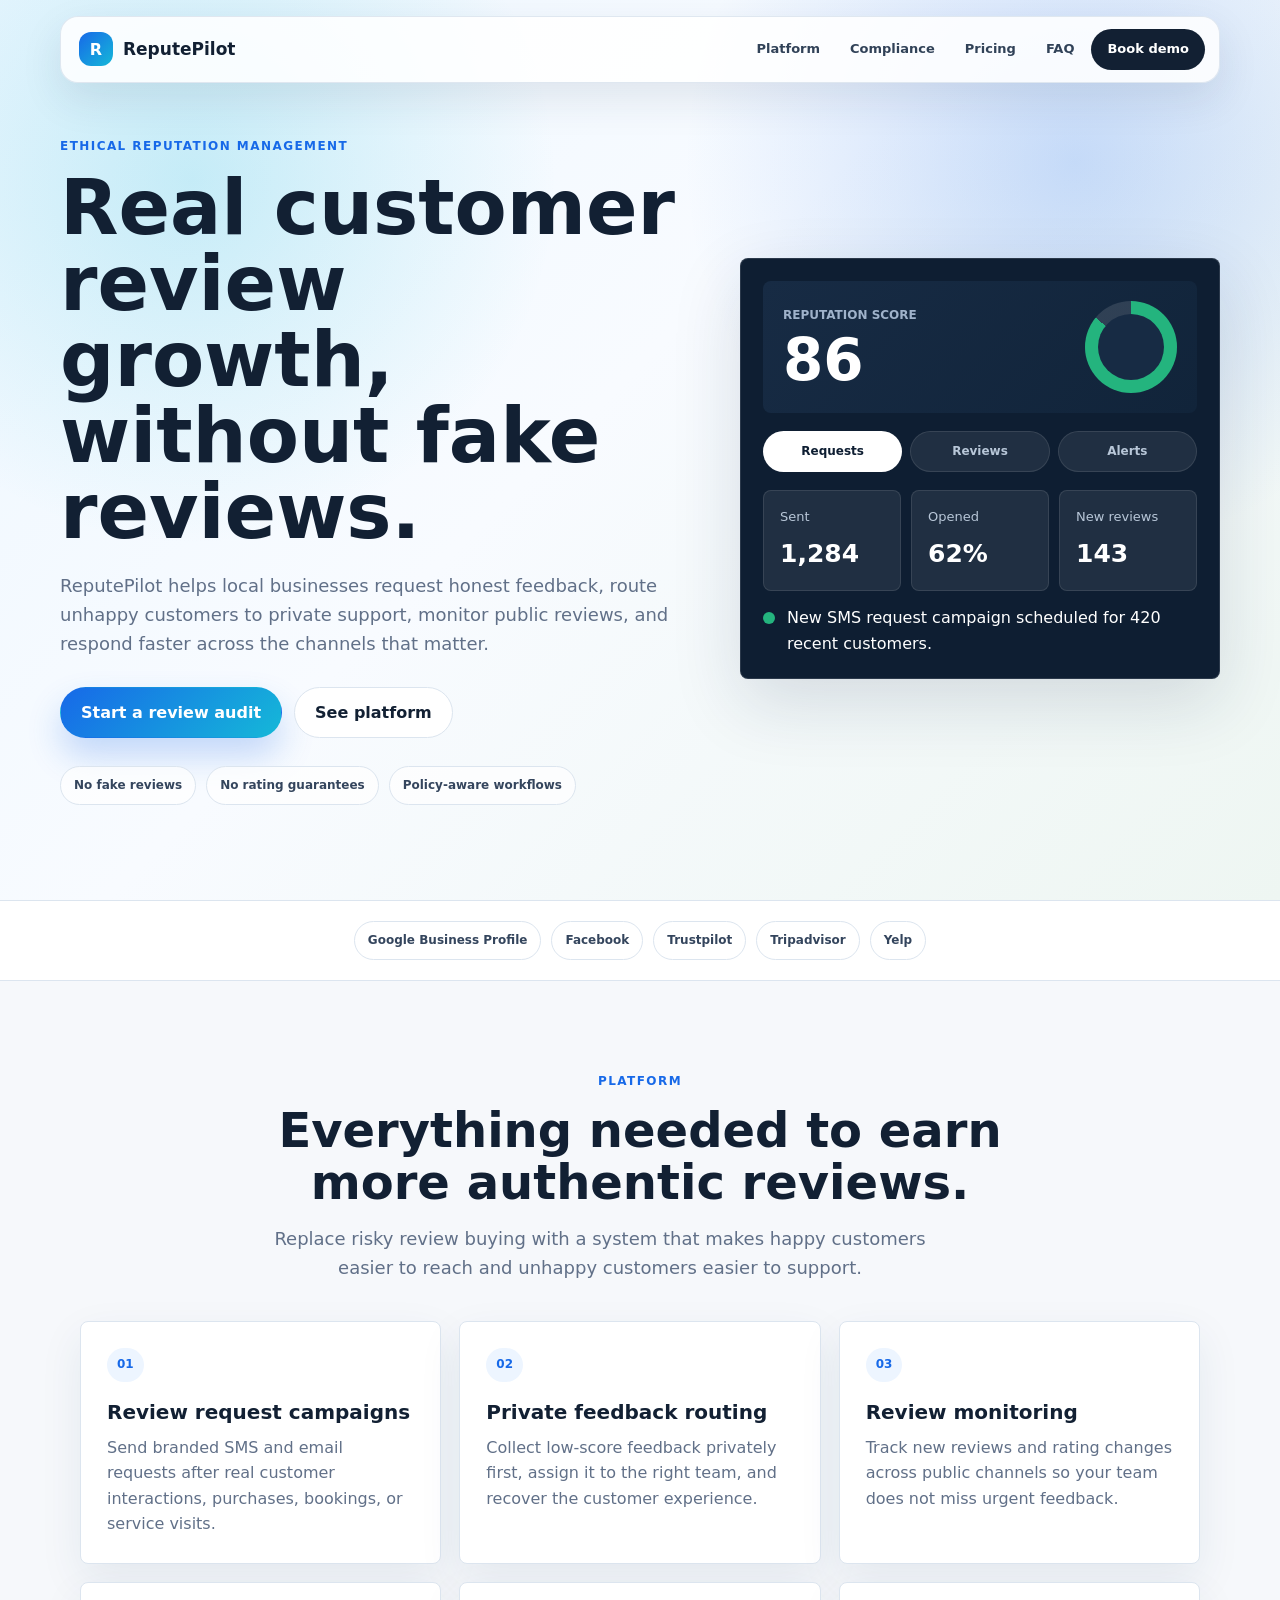
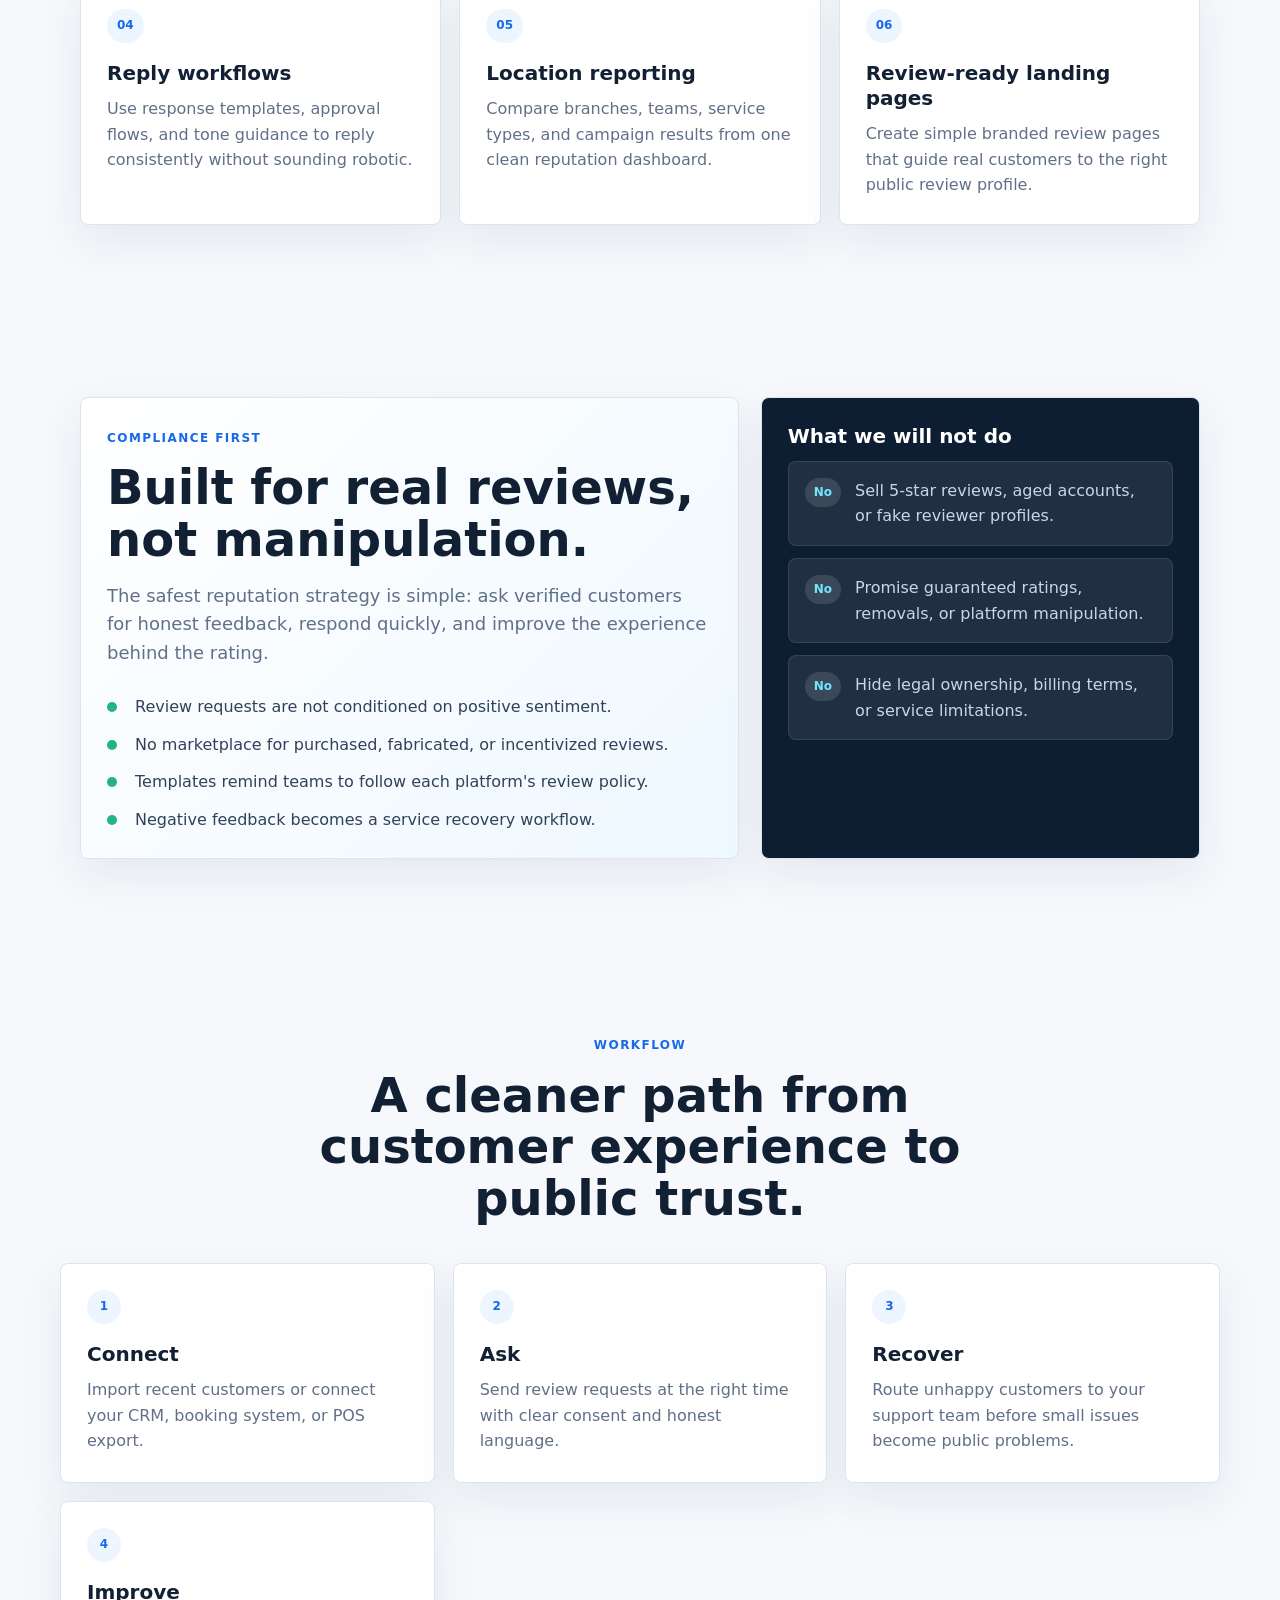
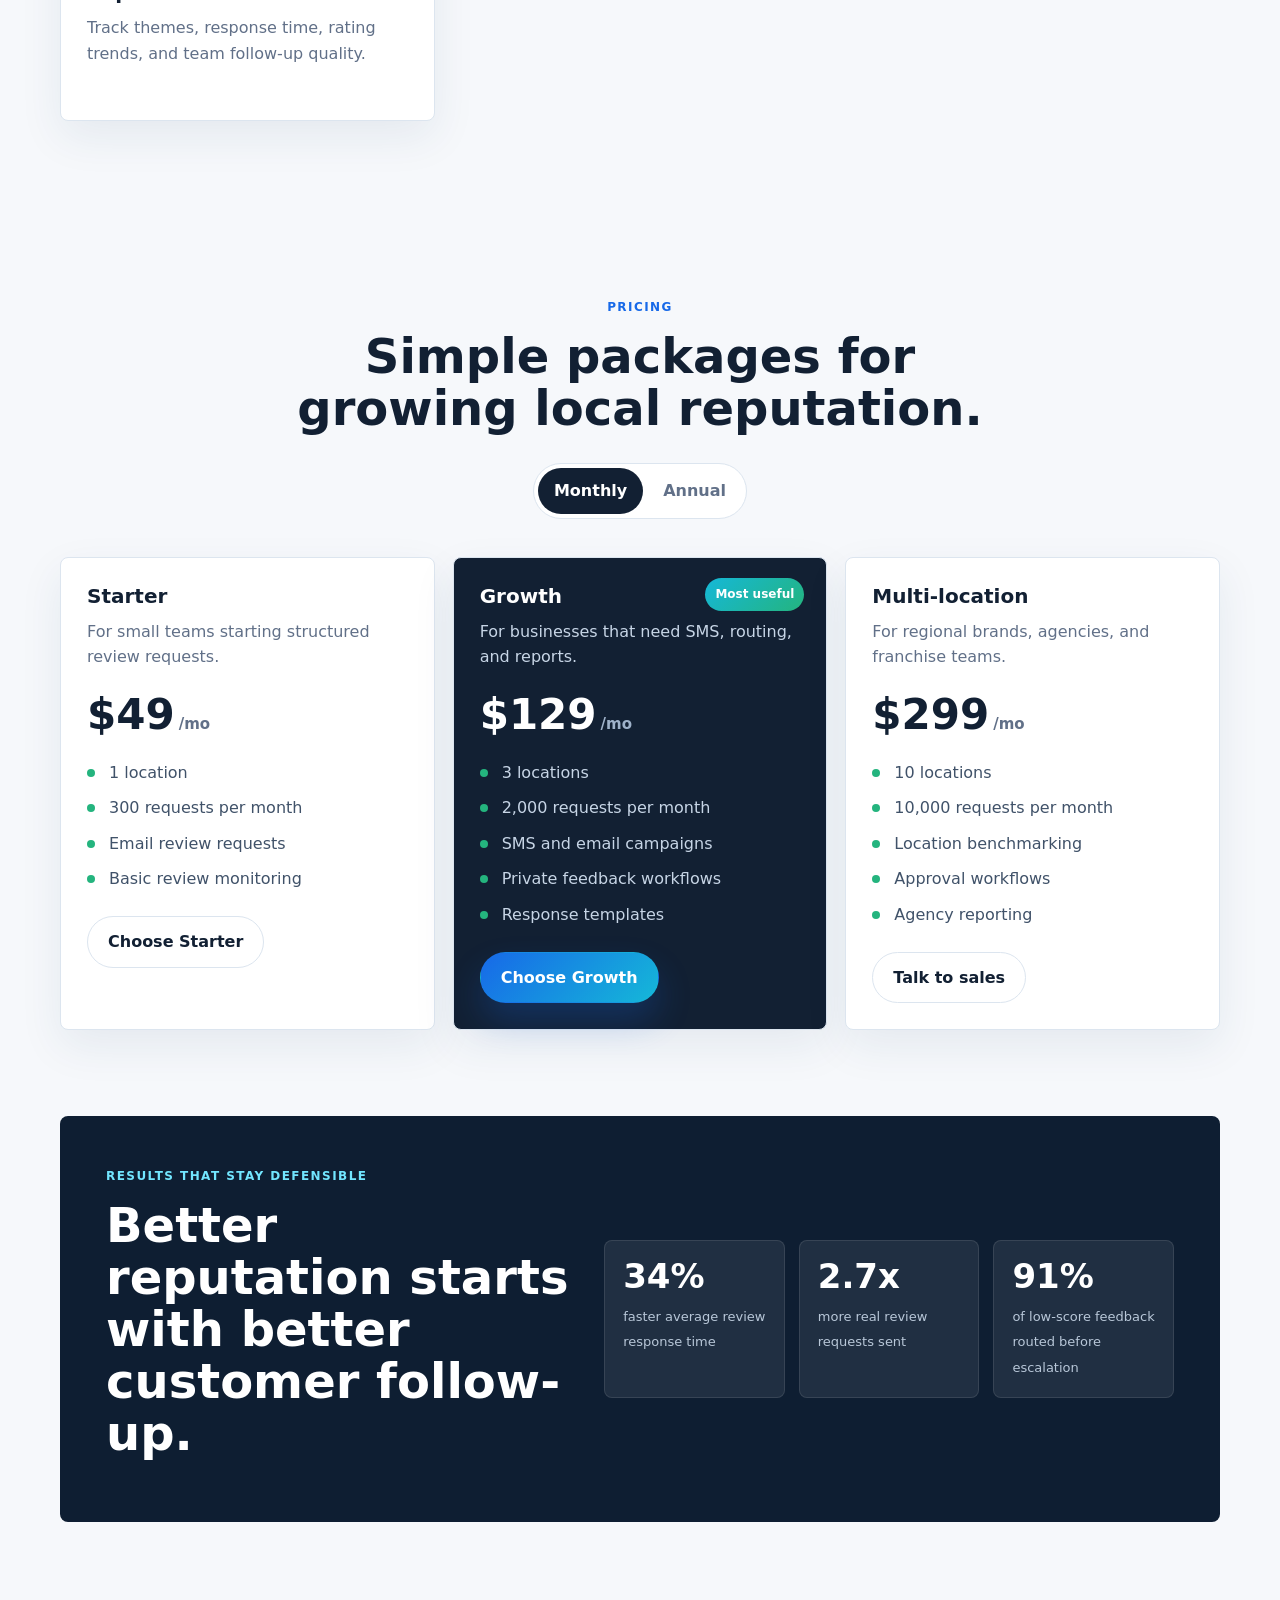
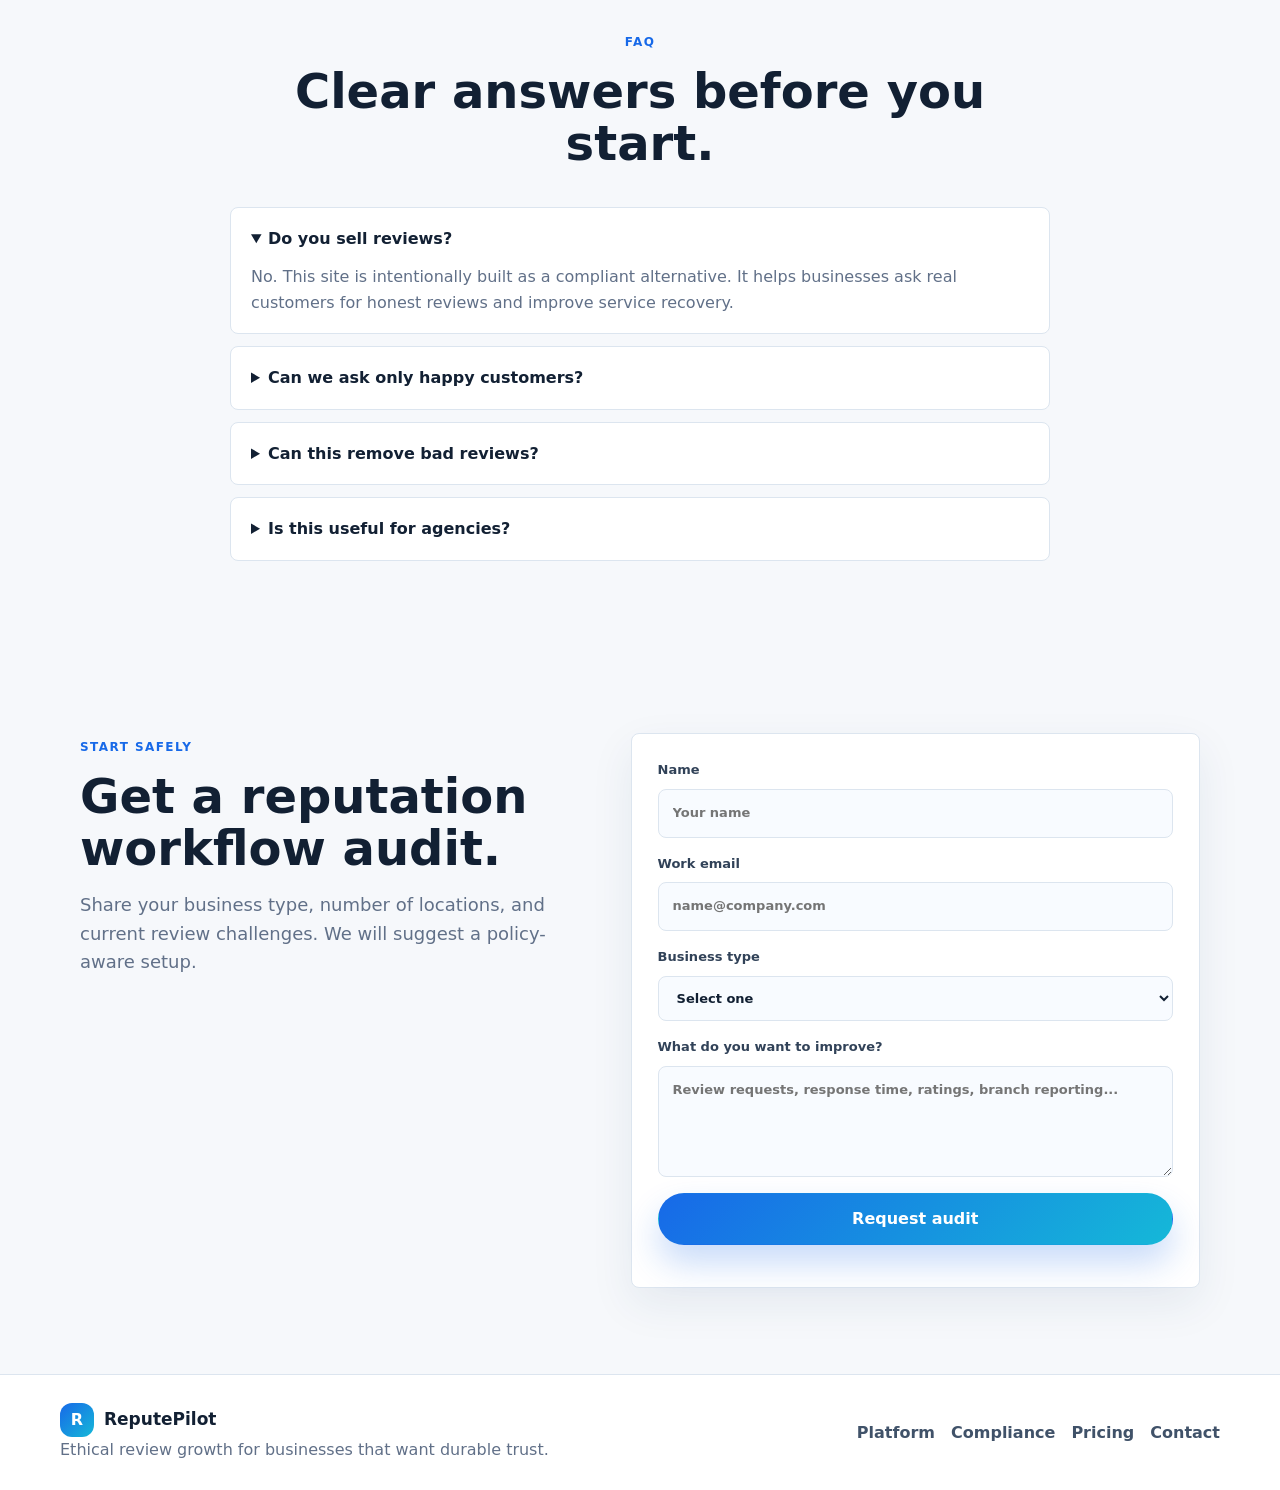
<file: reputation-website/index.html>
<!DOCTYPE html>
<html lang="en">

<head>
    <meta charset="utf-8">
    <meta name="viewport" content="width=device-width, initial-scale=1">
    <meta name="robots" content="index, follow, max-image-preview:large">
    <meta name="author" content="ReputePilot">
    <meta name="description"
        content="ReputePilot helps businesses collect real customer feedback, request authentic reviews, monitor review platforms, and improve online reputation without fake or paid reviews.">
    <meta name="keywords"
        content="reputation management software, review request platform, customer feedback tool, review monitoring, Google reviews management, Trustpilot review management">
    <link rel="canonical" href="https://example.com/">
    <meta property="og:title" content="ReputePilot | Ethical Review and Reputation Management">
    <meta property="og:description"
        content="Collect real feedback, request authentic reviews, respond faster, and track reputation health across key review platforms.">
    <meta property="og:type" content="website">
    <meta property="og:url" content="https://example.com/">
    <meta property="og:site_name" content="ReputePilot">
    <meta name="twitter:card" content="summary_large_image">
    <meta name="twitter:title" content="ReputePilot | Ethical Review and Reputation Management">
    <meta name="twitter:description"
        content="A compliant alternative to review buying: real review requests, feedback routing, monitoring, reporting, and response workflows.">
    <title>ReputePilot | Ethical Review and Reputation Management</title>
    <link rel="stylesheet" href="assets/styles.css">
    <script type="application/ld+json">
        {
            "@context": "https://schema.org",
            "@type": "SoftwareApplication",
            "name": "ReputePilot",
            "applicationCategory": "BusinessApplication",
            "operatingSystem": "Web",
            "description": "Ethical reputation management software for collecting real customer feedback, requesting authentic reviews, monitoring review platforms, and improving response workflows.",
            "offers": {
                "@type": "AggregateOffer",
                "priceCurrency": "USD",
                "lowPrice": "49",
                "highPrice": "299"
            }
        }
    </script>
</head>

<body>
    <header class="site-header">
        <a class="brand" href="#home" aria-label="ReputePilot home">
            <span class="brand-mark">R</span>
            <span class="brand-text">ReputePilot</span>
        </a>
        <button class="nav-toggle" type="button" aria-label="Open menu" aria-expanded="false">
            <span></span>
            <span></span>
            <span></span>
        </button>
        <nav class="site-nav" aria-label="Primary navigation">
            <a href="#platform">Platform</a>
            <a href="#compliance">Compliance</a>
            <a href="#pricing">Pricing</a>
            <a href="#faq">FAQ</a>
            <a class="nav-cta" href="#contact">Book demo</a>
        </nav>
    </header>

    <main id="home">
        <section class="hero-section">
            <div class="hero-inner">
                <div class="hero-copy">
                    <span class="eyebrow">Ethical reputation management</span>
                    <h1>Real customer review growth, without fake reviews.</h1>
                    <p class="hero-lead">
                        ReputePilot helps local businesses request honest feedback, route unhappy customers to private
                        support, monitor public reviews, and respond faster across the channels that matter.
                    </p>
                    <div class="hero-actions">
                        <a class="btn btn-primary" href="#contact">Start a review audit</a>
                        <a class="btn btn-secondary" href="#platform">See platform</a>
                    </div>
                    <div class="policy-row" aria-label="Compliance highlights">
                        <span>No fake reviews</span>
                        <span>No rating guarantees</span>
                        <span>Policy-aware workflows</span>
                    </div>
                </div>

                <div class="dashboard-card" aria-label="Reputation dashboard preview">
                    <div class="dashboard-topbar">
                        <div>
                            <span class="tiny-label">Reputation score</span>
                            <strong>86</strong>
                        </div>
                        <div class="score-ring" aria-hidden="true">
                            <span></span>
                        </div>
                    </div>
                    <div class="dashboard-tabs" role="tablist" aria-label="Dashboard preview tabs">
                        <button class="tab-btn is-active" type="button" data-panel="requests">Requests</button>
                        <button class="tab-btn" type="button" data-panel="reviews">Reviews</button>
                        <button class="tab-btn" type="button" data-panel="alerts">Alerts</button>
                    </div>
                    <div class="dashboard-panel is-active" data-dashboard-panel="requests">
                        <div class="metric-grid">
                            <div>
                                <span>Sent</span>
                                <strong>1,284</strong>
                            </div>
                            <div>
                                <span>Opened</span>
                                <strong>62%</strong>
                            </div>
                            <div>
                                <span>New reviews</span>
                                <strong>143</strong>
                            </div>
                        </div>
                        <div class="timeline">
                            <span></span>
                            <p>New SMS request campaign scheduled for 420 recent customers.</p>
                        </div>
                    </div>
                    <div class="dashboard-panel" data-dashboard-panel="reviews">
                        <div class="review-line positive">
                            <strong>4.8</strong>
                            <span>Google average improved from 4.5 in 60 days</span>
                        </div>
                        <div class="review-line neutral">
                            <strong>21</strong>
                            <span>Reviews awaiting reply templates</span>
                        </div>
                    </div>
                    <div class="dashboard-panel" data-dashboard-panel="alerts">
                        <div class="alert-row">
                            <span>Priority</span>
                            <p>2 low-score feedback forms need manager follow-up today.</p>
                        </div>
                        <div class="alert-row">
                            <span>Trend</span>
                            <p>Response time improved by 38% this month.</p>
                        </div>
                    </div>
                </div>
            </div>
        </section>

        <section class="logo-band" aria-label="Supported channels">
            <span>Google Business Profile</span>
            <span>Facebook</span>
            <span>Trustpilot</span>
            <span>Tripadvisor</span>
            <span>Yelp</span>
        </section>

        <section class="section" id="platform">
            <div class="section-heading">
                <span class="eyebrow">Platform</span>
                <h2>Everything needed to earn more authentic reviews.</h2>
                <p>
                    Replace risky review buying with a system that makes happy customers easier to reach and unhappy
                    customers easier to support.
                </p>
            </div>
            <div class="feature-grid">
                <article class="feature-card">
                    <span class="icon-pill">01</span>
                    <h3>Review request campaigns</h3>
                    <p>Send branded SMS and email requests after real customer interactions, purchases, bookings, or service visits.</p>
                </article>
                <article class="feature-card">
                    <span class="icon-pill">02</span>
                    <h3>Private feedback routing</h3>
                    <p>Collect low-score feedback privately first, assign it to the right team, and recover the customer experience.</p>
                </article>
                <article class="feature-card">
                    <span class="icon-pill">03</span>
                    <h3>Review monitoring</h3>
                    <p>Track new reviews and rating changes across public channels so your team does not miss urgent feedback.</p>
                </article>
                <article class="feature-card">
                    <span class="icon-pill">04</span>
                    <h3>Reply workflows</h3>
                    <p>Use response templates, approval flows, and tone guidance to reply consistently without sounding robotic.</p>
                </article>
                <article class="feature-card">
                    <span class="icon-pill">05</span>
                    <h3>Location reporting</h3>
                    <p>Compare branches, teams, service types, and campaign results from one clean reputation dashboard.</p>
                </article>
                <article class="feature-card">
                    <span class="icon-pill">06</span>
                    <h3>Review-ready landing pages</h3>
                    <p>Create simple branded review pages that guide real customers to the right public review profile.</p>
                </article>
            </div>
        </section>

        <section class="section split-section" id="compliance">
            <div class="compliance-card">
                <span class="eyebrow">Compliance first</span>
                <h2>Built for real reviews, not manipulation.</h2>
                <p>
                    The safest reputation strategy is simple: ask verified customers for honest feedback, respond quickly,
                    and improve the experience behind the rating.
                </p>
                <ul class="check-list">
                    <li>Review requests are not conditioned on positive sentiment.</li>
                    <li>No marketplace for purchased, fabricated, or incentivized reviews.</li>
                    <li>Templates remind teams to follow each platform's review policy.</li>
                    <li>Negative feedback becomes a service recovery workflow.</li>
                </ul>
            </div>
            <div class="dont-card">
                <h3>What we will not do</h3>
                <div class="dont-row">
                    <span>No</span>
                    <p>Sell 5-star reviews, aged accounts, or fake reviewer profiles.</p>
                </div>
                <div class="dont-row">
                    <span>No</span>
                    <p>Promise guaranteed ratings, removals, or platform manipulation.</p>
                </div>
                <div class="dont-row">
                    <span>No</span>
                    <p>Hide legal ownership, billing terms, or service limitations.</p>
                </div>
            </div>
        </section>

        <section class="section process-section">
            <div class="section-heading">
                <span class="eyebrow">Workflow</span>
                <h2>A cleaner path from customer experience to public trust.</h2>
            </div>
            <div class="process-grid">
                <article>
                    <span>1</span>
                    <h3>Connect</h3>
                    <p>Import recent customers or connect your CRM, booking system, or POS export.</p>
                </article>
                <article>
                    <span>2</span>
                    <h3>Ask</h3>
                    <p>Send review requests at the right time with clear consent and honest language.</p>
                </article>
                <article>
                    <span>3</span>
                    <h3>Recover</h3>
                    <p>Route unhappy customers to your support team before small issues become public problems.</p>
                </article>
                <article>
                    <span>4</span>
                    <h3>Improve</h3>
                    <p>Track themes, response time, rating trends, and team follow-up quality.</p>
                </article>
            </div>
        </section>

        <section class="section pricing-section" id="pricing">
            <div class="section-heading">
                <span class="eyebrow">Pricing</span>
                <h2>Simple packages for growing local reputation.</h2>
                <div class="billing-toggle" aria-label="Billing period">
                    <button class="billing-btn is-active" type="button" data-billing="monthly">Monthly</button>
                    <button class="billing-btn" type="button" data-billing="annual">Annual</button>
                </div>
            </div>
            <div class="pricing-grid">
                <article class="price-card">
                    <h3>Starter</h3>
                    <p>For small teams starting structured review requests.</p>
                    <strong><span data-price="49">$49</span><small>/mo</small></strong>
                    <ul>
                        <li>1 location</li>
                        <li>300 requests per month</li>
                        <li>Email review requests</li>
                        <li>Basic review monitoring</li>
                    </ul>
                    <a class="btn btn-secondary" href="#contact">Choose Starter</a>
                </article>
                <article class="price-card is-featured">
                    <span class="popular">Most useful</span>
                    <h3>Growth</h3>
                    <p>For businesses that need SMS, routing, and reports.</p>
                    <strong><span data-price="129">$129</span><small>/mo</small></strong>
                    <ul>
                        <li>3 locations</li>
                        <li>2,000 requests per month</li>
                        <li>SMS and email campaigns</li>
                        <li>Private feedback workflows</li>
                        <li>Response templates</li>
                    </ul>
                    <a class="btn btn-primary" href="#contact">Choose Growth</a>
                </article>
                <article class="price-card">
                    <h3>Multi-location</h3>
                    <p>For regional brands, agencies, and franchise teams.</p>
                    <strong><span data-price="299">$299</span><small>/mo</small></strong>
                    <ul>
                        <li>10 locations</li>
                        <li>10,000 requests per month</li>
                        <li>Location benchmarking</li>
                        <li>Approval workflows</li>
                        <li>Agency reporting</li>
                    </ul>
                    <a class="btn btn-secondary" href="#contact">Talk to sales</a>
                </article>
            </div>
        </section>

        <section class="section proof-section">
            <div class="proof-copy">
                <span class="eyebrow">Results that stay defensible</span>
                <h2>Better reputation starts with better customer follow-up.</h2>
            </div>
            <div class="proof-stats">
                <div>
                    <strong>34%</strong>
                    <span>faster average review response time</span>
                </div>
                <div>
                    <strong>2.7x</strong>
                    <span>more real review requests sent</span>
                </div>
                <div>
                    <strong>91%</strong>
                    <span>of low-score feedback routed before escalation</span>
                </div>
            </div>
        </section>

        <section class="section faq-section" id="faq">
            <div class="section-heading">
                <span class="eyebrow">FAQ</span>
                <h2>Clear answers before you start.</h2>
            </div>
            <div class="faq-list">
                <details open>
                    <summary>Do you sell reviews?</summary>
                    <p>No. This site is intentionally built as a compliant alternative. It helps businesses ask real customers for honest reviews and improve service recovery.</p>
                </details>
                <details>
                    <summary>Can we ask only happy customers?</summary>
                    <p>No. The safest workflow is to request honest feedback from real customers without conditioning the request on a positive rating.</p>
                </details>
                <details>
                    <summary>Can this remove bad reviews?</summary>
                    <p>No platform removal is guaranteed. The platform helps you respond, document issues, and recover customer relationships where possible.</p>
                </details>
                <details>
                    <summary>Is this useful for agencies?</summary>
                    <p>Yes. Agencies can manage review requests, reporting, and response workflows for multiple client locations.</p>
                </details>
            </div>
        </section>

        <section class="section contact-section" id="contact">
            <div class="contact-copy">
                <span class="eyebrow">Start safely</span>
                <h2>Get a reputation workflow audit.</h2>
                <p>Share your business type, number of locations, and current review challenges. We will suggest a policy-aware setup.</p>
            </div>
            <form class="contact-form" novalidate>
                <label>
                    Name
                    <input type="text" name="name" placeholder="Your name" required>
                </label>
                <label>
                    Work email
                    <input type="email" name="email" placeholder="name@company.com" required>
                </label>
                <label>
                    Business type
                    <select name="business" required>
                        <option value="">Select one</option>
                        <option>Restaurant or cafe</option>
                        <option>Clinic or healthcare</option>
                        <option>Retail or ecommerce</option>
                        <option>Hospitality or travel</option>
                        <option>Agency or consultant</option>
                        <option>Other local service</option>
                    </select>
                </label>
                <label>
                    What do you want to improve?
                    <textarea name="message" rows="4" placeholder="Review requests, response time, ratings, branch reporting..."></textarea>
                </label>
                <button class="btn btn-primary" type="submit">Request audit</button>
                <p class="form-note" role="status"></p>
            </form>
        </section>
    </main>

    <footer class="site-footer">
        <div>
            <a class="brand" href="#home" aria-label="ReputePilot home">
                <span class="brand-mark">R</span>
                <span class="brand-text">ReputePilot</span>
            </a>
            <p>Ethical review growth for businesses that want durable trust.</p>
        </div>
        <nav aria-label="Footer links">
            <a href="#platform">Platform</a>
            <a href="#compliance">Compliance</a>
            <a href="#pricing">Pricing</a>
            <a href="#contact">Contact</a>
        </nav>
    </footer>

    <script src="assets/app.js"></script>
</body>

</html>
</file>
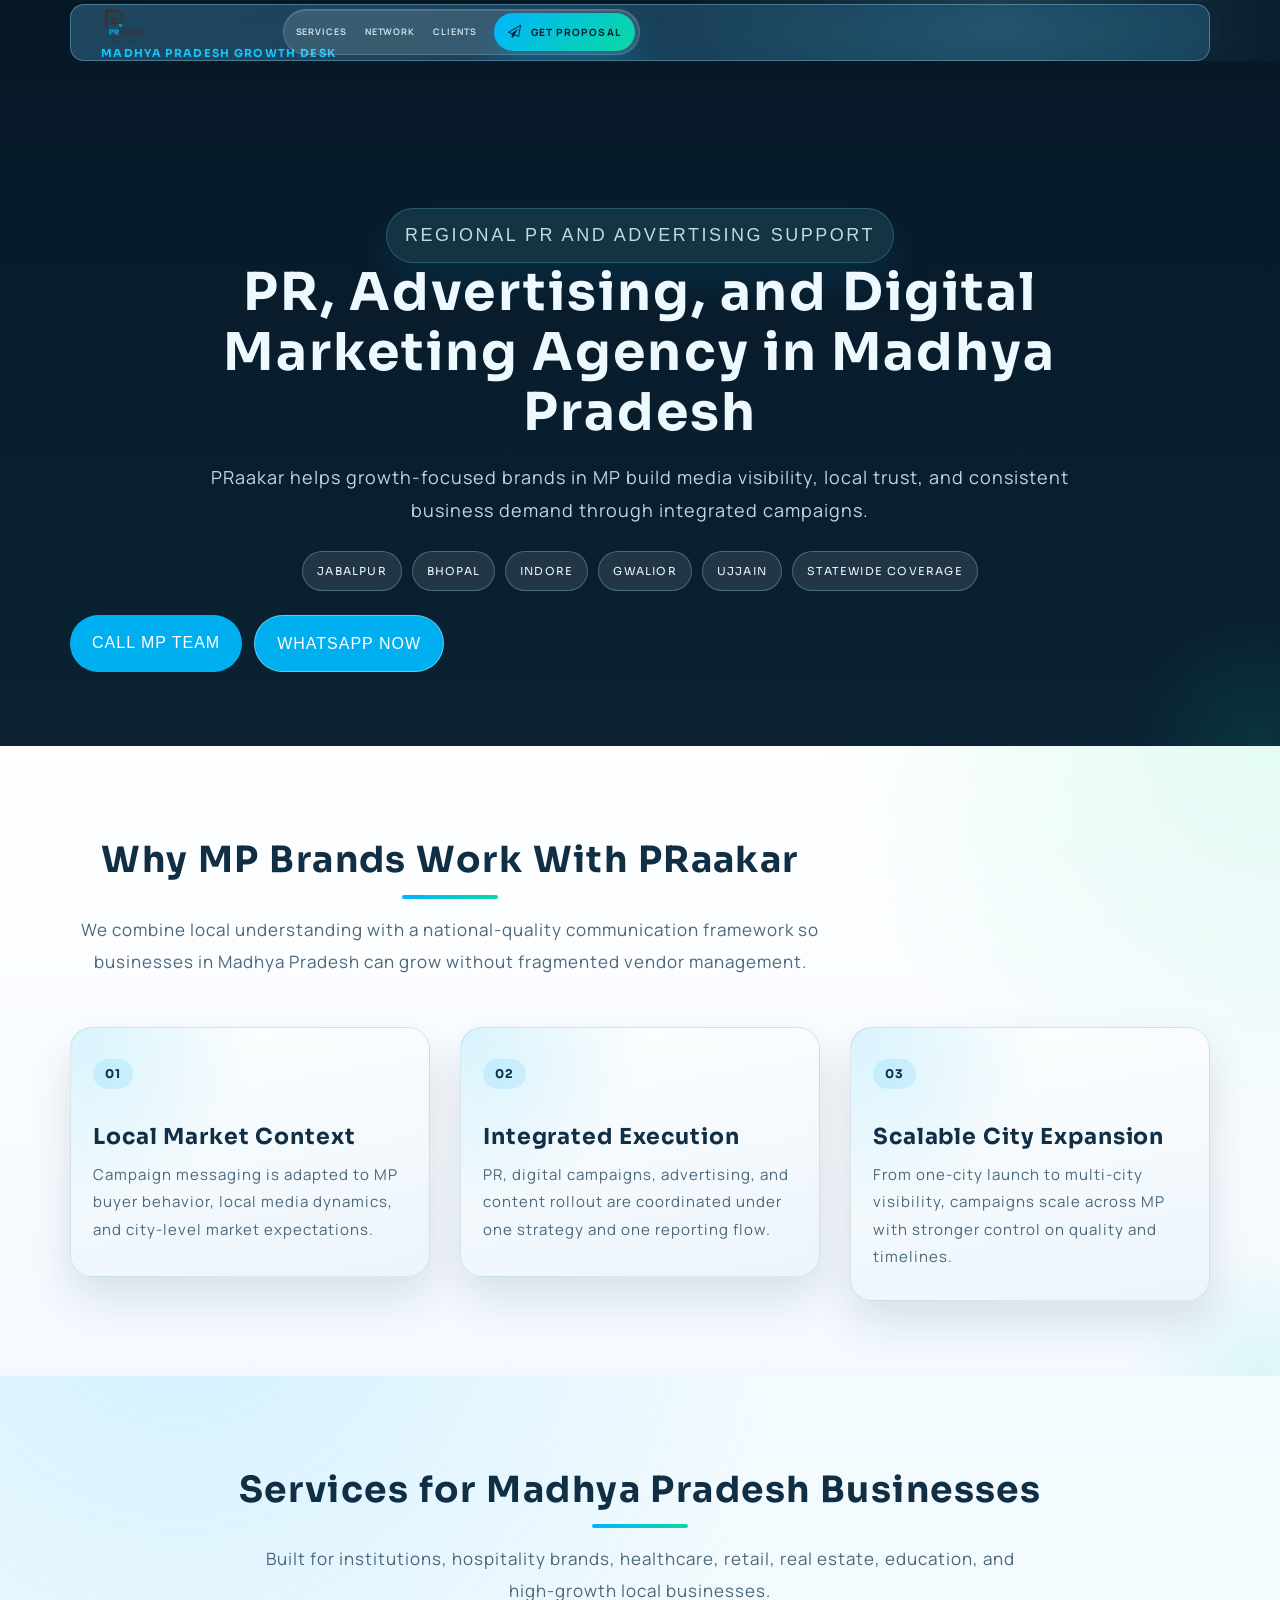
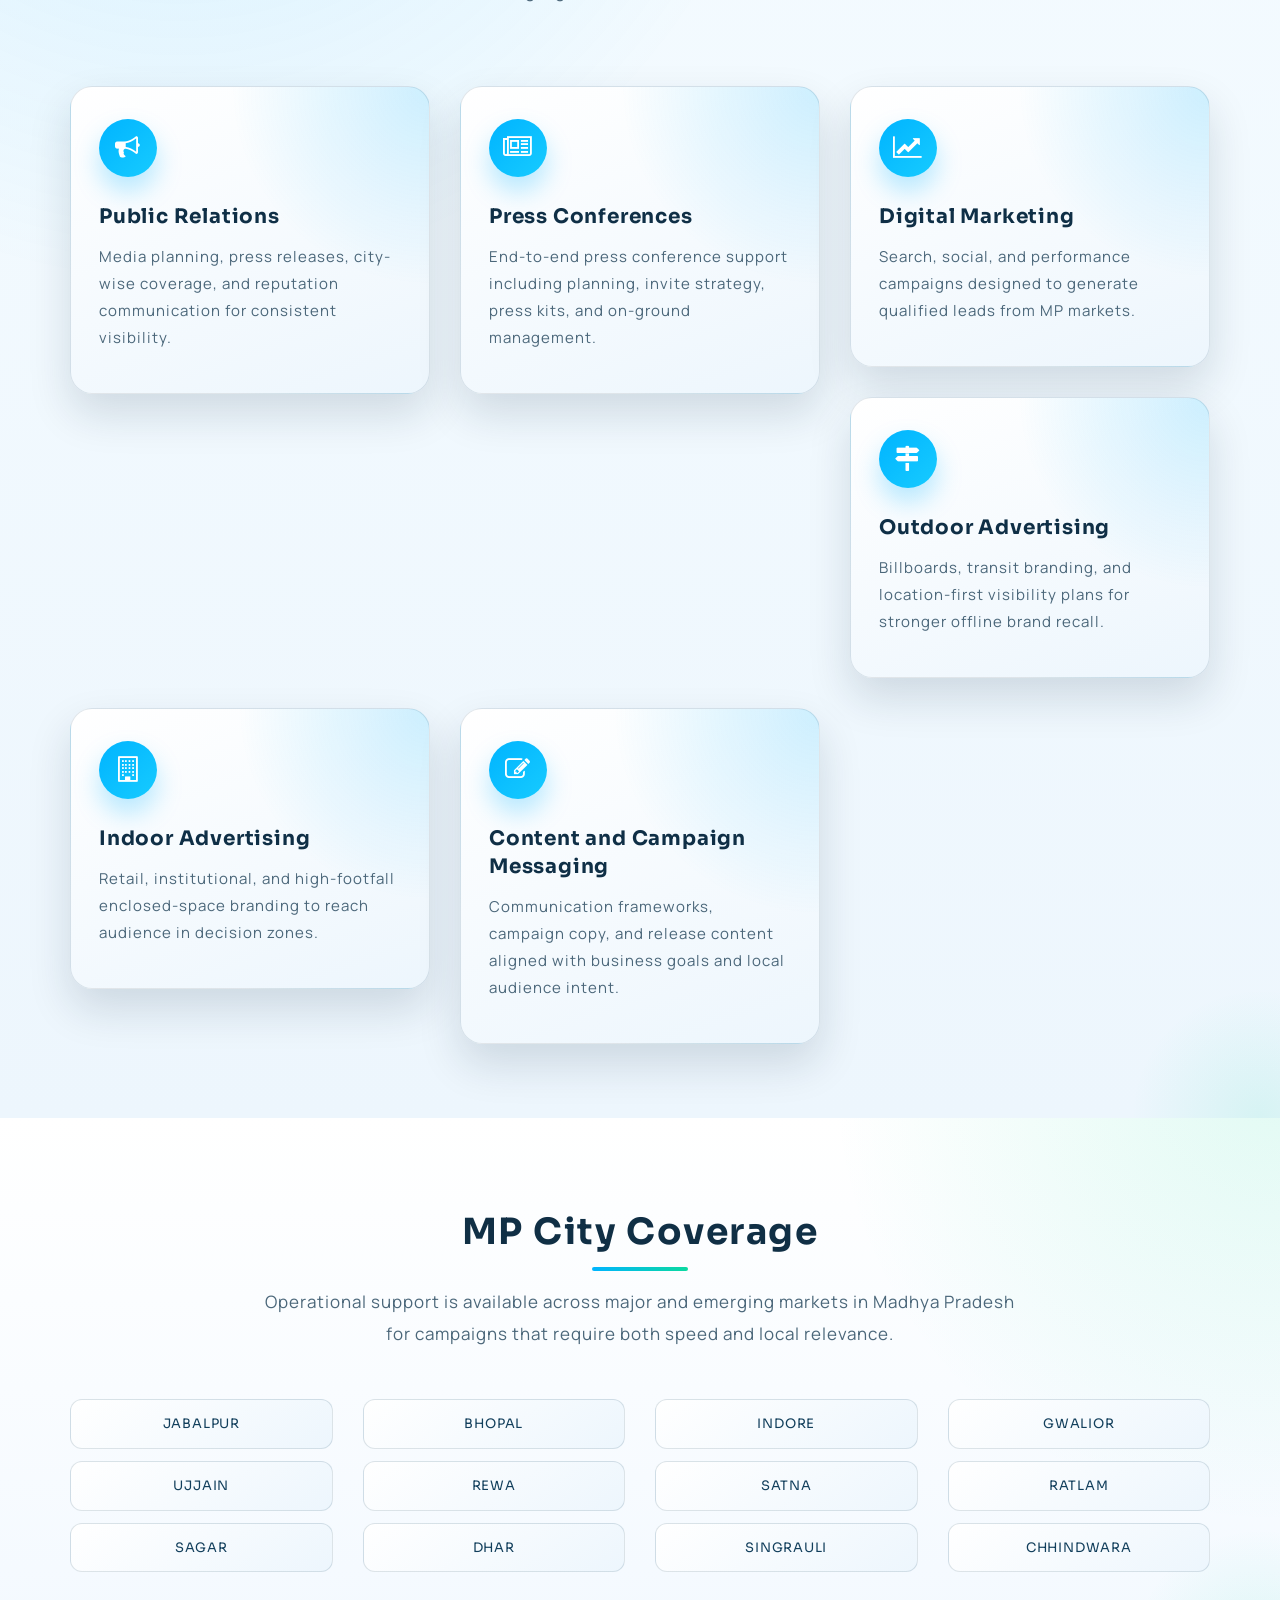
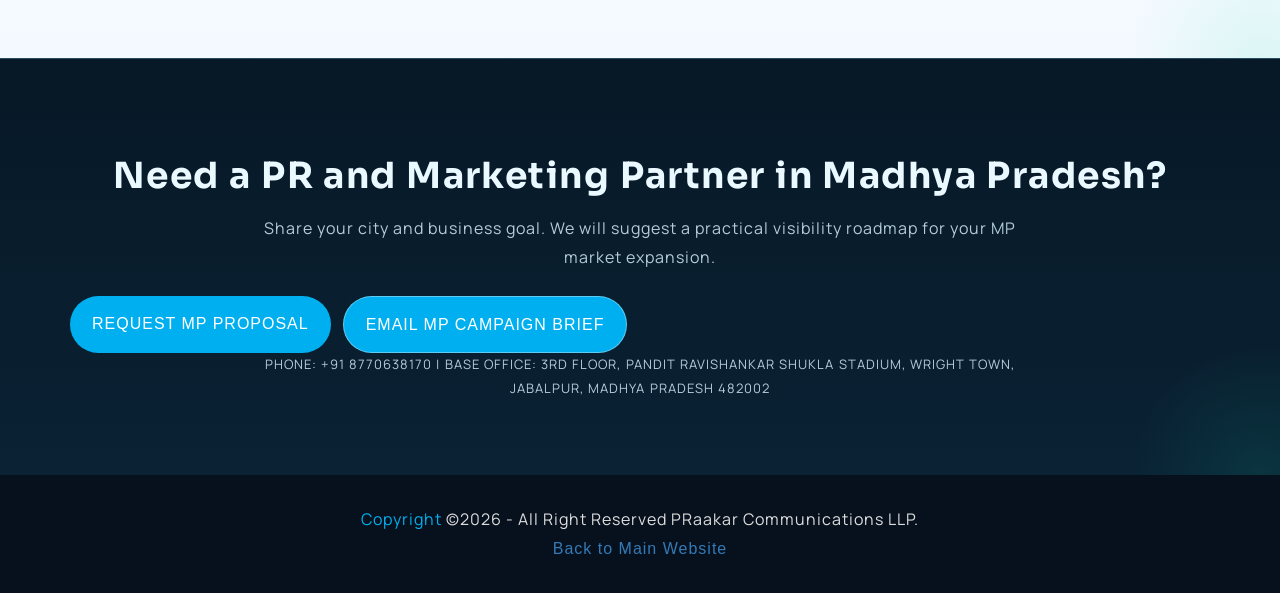
<file: madhya-pradesh-pr-agency.html>
<!DOCTYPE html>
<html lang="en">

<head>
    <meta charset="utf-8">
    <meta http-equiv="X-UA-Compatible" content="IE=edge">
    <meta name="viewport" content="width=device-width, initial-scale=1">
    <meta name="robots" content="index, follow, max-image-preview:large">
    <meta name="author" content="PRaakar Communications LLP">
    <meta name="description"
        content="PRaakar Communications LLP is a PR, advertising, and digital marketing agency in Madhya Pradesh. We help brands in Jabalpur, Bhopal, Indore, Gwalior, and other MP cities grow with integrated campaigns.">
    <meta name="keywords"
        content="PR agency in Madhya Pradesh, advertising agency in MP, digital marketing agency in MP, PR agency in Jabalpur, PR agency in Bhopal, PR agency in Indore">
    <link rel="canonical" href="https://praakarcommunication.vercel.app/madhya-pradesh-pr-agency.html">
    <meta property="og:title" content="PR Agency in Madhya Pradesh | PRaakar Communications LLP">
    <meta property="og:description"
        content="Integrated PR, advertising, digital marketing, and content support for brands across Madhya Pradesh.">
    <meta property="og:type" content="website">
    <meta property="og:url" content="https://praakarcommunication.vercel.app/madhya-pradesh-pr-agency.html">
    <meta property="og:site_name" content="PRaakar Communications LLP">
    <meta property="og:locale" content="en_IN">
    <meta property="og:image" content="https://praakarcommunication.vercel.app/assets/img/logo.png?v=20260514">
    <meta name="twitter:card" content="summary_large_image">
    <meta name="twitter:title" content="PR Agency in Madhya Pradesh | PRaakar Communications LLP">
    <meta name="twitter:description" content="Regional PR and integrated marketing support for Madhya Pradesh brands.">
    <meta name="twitter:image" content="https://praakarcommunication.vercel.app/assets/img/logo.png?v=20260514">
    <title>PR Agency in Madhya Pradesh | PRaakar Communications LLP</title>
    <link rel="shortcut icon" type="image/png" href="assets/img/favicon.ico" />
    <link href="assets/css/bootstrap.min.css" rel="stylesheet">
    <link href="https://fonts.googleapis.com/css2?family=Manrope:wght@400;500;600;700;800&family=Sora:wght@500;600;700;800&display=swap"
        rel="stylesheet">
    <link href="assets/css/font-awesome.min.css" rel="stylesheet">
    <link href="assets/css/owl.carousel.css" rel="stylesheet">
    <link href="assets/css/owl.transitions.css" rel="stylesheet">
    <link href="assets/css/magnific-popup.css" rel="stylesheet">
    <link href="assets/css/style.css" rel="stylesheet">
    <link href="assets/css/responsive.css" rel="stylesheet">
    <script type="application/ld+json">
        {
            "@context": "https://schema.org",
            "@type": "AdvertisingAgency",
            "name": "PRaakar Communications LLP",
            "url": "https://praakarcommunication.vercel.app/madhya-pradesh-pr-agency.html",
            "logo": "https://praakarcommunication.vercel.app/assets/img/logo.png?v=20260514",
            "telephone": "+91-8770638170",
            "email": "praakarcommunications@gmail.com",
            "description": "PR and integrated marketing agency serving brands across Madhya Pradesh.",
            "address": {
                "@type": "PostalAddress",
                "streetAddress": "3rd Floor, Pandit Ravishankar Shukla Stadium, Wright Town",
                "addressLocality": "Jabalpur",
                "addressRegion": "Madhya Pradesh",
                "postalCode": "482002",
                "addressCountry": "IN"
            },
            "areaServed": {
                "@type": "State",
                "name": "Madhya Pradesh"
            },
            "serviceType": [
                "Public Relations",
                "Press Conference Management",
                "Digital Marketing",
                "Outdoor Advertising",
                "Content Writing"
            ]
        }
    </script>
</head>

<body class="theme-premium">
    <header class="header-top-area">
        <span class="header-layer-glow"></span>
        <span class="header-layer-grid"></span>
        <div class="container">
            <div class="header-shell mp-header-shell">
                <div class="row header-main-row">
                    <div class="col-md-4 col-sm-5 header-brand-col">
                        <div class="logo">
                            <a href="index.html#home">
                                <img src="assets/img/logo.png?v=20260514" class="logo-brand-img" alt="Praakar Communications" />
                                <em>Madhya Pradesh Growth Desk</em>
                            </a>
                        </div>
                    </div>
                    <div class="col-md-8 col-sm-7 header-nav-col">
                        <div class="mainmenu">
                            <div class="navbar navbar-nobg">
                                <div class="navbar-header">
                                    <button type="button" class="navbar-toggle" data-toggle="collapse"
                                        data-target=".navbar-collapse">
                                        <span class="sr-only">Toggle navigation</span>
                                        <span class="icon-bar"></span>
                                        <span class="icon-bar"></span>
                                        <span class="icon-bar"></span>
                                    </button>
                                </div>
                                <div class="navbar-collapse collapse">
                                    <ul class="nav navbar-nav navbar-right">
                                        <li><a href="index.html#services">services</a></li>
                                        <li><a href="index.html#network">network</a></li>
                                        <li><a href="index.html#work">clients</a></li>
                                        <li class="header-action-item"><a class="header-action-btn" href="index.html#contact"><i class="fa fa-paper-plane-o"></i>get proposal</a></li>
                                    </ul>
                                </div>
                            </div>
                        </div>
                    </div>
                </div>
            </div>
        </div>
    </header>

    <section class="mp-landing-hero section-padding section-aura section-aura-dark">
        <div class="container">
            <div class="row">
                <div class="col-sm-12 text-center">
                    <p class="hero-kicker">Regional PR and Advertising Support</p>
                    <h1>PR, Advertising, and Digital Marketing Agency in Madhya Pradesh</h1>
                    <p>PRaakar helps growth-focused brands in MP build media visibility, local trust, and consistent business demand through integrated campaigns.</p>
                    <div class="mp-landing-badges">
                        <span>Jabalpur</span>
                        <span>Bhopal</span>
                        <span>Indore</span>
                        <span>Gwalior</span>
                        <span>Ujjain</span>
                        <span>Statewide Coverage</span>
                    </div>
                    <div class="hero-cta-group">
                        <a class="slide-btn" href="tel:+918770638170">Call MP Team</a>
                        <a class="slide-btn slide-btn-alt" href="https://wa.me/918770638170?text=Hello%20PRaakar%2C%20we%20need%20PR%20support%20in%20Madhya%20Pradesh.">WhatsApp Now</a>
                    </div>
                </div>
            </div>
        </div>
    </section>

    <section class="section-padding section-aura section-aura-light">
        <div class="container">
            <div class="row mp-services-grid">
                <div class="col-sm-12">
                    <div class="section-title text-center">
                        <h2>Why MP Brands Work With PRaakar</h2>
                        <span></span>
                        <p>We combine local understanding with a national-quality communication framework so businesses in Madhya Pradesh can grow without fragmented vendor management.</p>
                    </div>
                </div>
            </div>
            <div class="row">
                <div class="col-md-4 col-sm-6">
                    <div class="single-growth-step">
                        <span>01</span>
                        <h4>Local Market Context</h4>
                        <p>Campaign messaging is adapted to MP buyer behavior, local media dynamics, and city-level market expectations.</p>
                    </div>
                </div>
                <div class="col-md-4 col-sm-6">
                    <div class="single-growth-step">
                        <span>02</span>
                        <h4>Integrated Execution</h4>
                        <p>PR, digital campaigns, advertising, and content rollout are coordinated under one strategy and one reporting flow.</p>
                    </div>
                </div>
                <div class="col-md-4 col-sm-6">
                    <div class="single-growth-step">
                        <span>03</span>
                        <h4>Scalable City Expansion</h4>
                        <p>From one-city launch to multi-city visibility, campaigns scale across MP with stronger control on quality and timelines.</p>
                    </div>
                </div>
            </div>
        </div>
    </section>

    <section class="section-padding section-aura section-aura-cloud">
        <div class="container">
            <div class="row">
                <div class="col-sm-12">
                    <div class="section-title text-center">
                        <h2>Services for Madhya Pradesh Businesses</h2>
                        <span></span>
                        <p>Built for institutions, hospitality brands, healthcare, retail, real estate, education, and high-growth local businesses.</p>
                    </div>
                </div>
            </div>
            <div class="row">
                <div class="col-md-4 col-sm-6">
                    <div class="single-service-box">
                        <div class="service-icon"><i class="fa fa-bullhorn"></i></div>
                        <div class="service-content">
                            <h4>Public Relations</h4>
                            <p>Media planning, press releases, city-wise coverage, and reputation communication for consistent visibility.</p>
                        </div>
                    </div>
                </div>
                <div class="col-md-4 col-sm-6">
                    <div class="single-service-box">
                        <div class="service-icon"><i class="fa fa-newspaper-o"></i></div>
                        <div class="service-content">
                            <h4>Press Conferences</h4>
                            <p>End-to-end press conference support including planning, invite strategy, press kits, and on-ground management.</p>
                        </div>
                    </div>
                </div>
                <div class="col-md-4 col-sm-6">
                    <div class="single-service-box">
                        <div class="service-icon"><i class="fa fa-line-chart"></i></div>
                        <div class="service-content">
                            <h4>Digital Marketing</h4>
                            <p>Search, social, and performance campaigns designed to generate qualified leads from MP markets.</p>
                        </div>
                    </div>
                </div>
                <div class="col-md-4 col-sm-6">
                    <div class="single-service-box">
                        <div class="service-icon"><i class="fa fa-map-signs"></i></div>
                        <div class="service-content">
                            <h4>Outdoor Advertising</h4>
                            <p>Billboards, transit branding, and location-first visibility plans for stronger offline brand recall.</p>
                        </div>
                    </div>
                </div>
                <div class="col-md-4 col-sm-6">
                    <div class="single-service-box">
                        <div class="service-icon"><i class="fa fa-building-o"></i></div>
                        <div class="service-content">
                            <h4>Indoor Advertising</h4>
                            <p>Retail, institutional, and high-footfall enclosed-space branding to reach audience in decision zones.</p>
                        </div>
                    </div>
                </div>
                <div class="col-md-4 col-sm-6">
                    <div class="single-service-box">
                        <div class="service-icon"><i class="fa fa-pencil-square-o"></i></div>
                        <div class="service-content">
                            <h4>Content and Campaign Messaging</h4>
                            <p>Communication frameworks, campaign copy, and release content aligned with business goals and local audience intent.</p>
                        </div>
                    </div>
                </div>
            </div>
        </div>
    </section>

    <section class="section-padding section-aura section-aura-light">
        <div class="container">
            <div class="row">
                <div class="col-sm-12">
                    <div class="section-title text-center">
                        <h2>MP City Coverage</h2>
                        <span></span>
                        <p>Operational support is available across major and emerging markets in Madhya Pradesh for campaigns that require both speed and local relevance.</p>
                    </div>
                </div>
            </div>
            <div class="row mp-city-list">
                <div class="col-md-3 col-sm-4 col-xs-6"><span>Jabalpur</span></div>
                <div class="col-md-3 col-sm-4 col-xs-6"><span>Bhopal</span></div>
                <div class="col-md-3 col-sm-4 col-xs-6"><span>Indore</span></div>
                <div class="col-md-3 col-sm-4 col-xs-6"><span>Gwalior</span></div>
                <div class="col-md-3 col-sm-4 col-xs-6"><span>Ujjain</span></div>
                <div class="col-md-3 col-sm-4 col-xs-6"><span>Rewa</span></div>
                <div class="col-md-3 col-sm-4 col-xs-6"><span>Satna</span></div>
                <div class="col-md-3 col-sm-4 col-xs-6"><span>Ratlam</span></div>
                <div class="col-md-3 col-sm-4 col-xs-6"><span>Sagar</span></div>
                <div class="col-md-3 col-sm-4 col-xs-6"><span>Dhar</span></div>
                <div class="col-md-3 col-sm-4 col-xs-6"><span>Singrauli</span></div>
                <div class="col-md-3 col-sm-4 col-xs-6"><span>Chhindwara</span></div>
            </div>
        </div>
    </section>

    <section class="mp-cta-strip section-padding section-aura section-aura-dark">
        <div class="container text-center">
            <h2>Need a PR and Marketing Partner in Madhya Pradesh?</h2>
            <p>Share your city and business goal. We will suggest a practical visibility roadmap for your MP market expansion.</p>
            <div class="hero-cta-group">
                <a class="slide-btn" href="index.html#contact">Request MP Proposal</a>
                <a class="slide-btn slide-btn-alt" href="mailto:praakarcommunications@gmail.com?subject=Madhya%20Pradesh%20Campaign%20Enquiry">Email MP Campaign Brief</a>
            </div>
            <p class="mp-landing-note">Phone: +91 8770638170 | Base office: 3rd Floor, Pandit Ravishankar Shukla Stadium, Wright Town, Jabalpur, Madhya Pradesh 482002</p>
        </div>
    </section>

    <footer class="footer-bottom-area footer-bottom-bg">
        <div class="container">
            <div class="row">
                <div class="col-sm-12">
                    <div class="footer-text text-center">
                        <p class="text-muted"><span>Copyright </span> &copy;2026 - All Right Reserved PRaakar Communications LLP.</p>
                        <p><a href="index.html">Back to Main Website</a></p>
                    </div>
                </div>
            </div>
        </div>
    </footer>

    <script src="assets/js/jquery.min.js"></script>
    <script src="assets/js/bootstrap.min.js"></script>
    <script src="assets/js/owl.carousel.min.js"></script>
    <script src="assets/js/jquery.mixitup.js"></script>
    <script src="assets/js/jquery.easing.1.3.js"></script>
    <script src="assets/js/jquery.counterup.min.js"></script>
    <script src="assets/js/jquery.magnific-popup.min.js"></script>
    <script src="assets/js/scripts.js"></script>
</body>

</html>
</file>
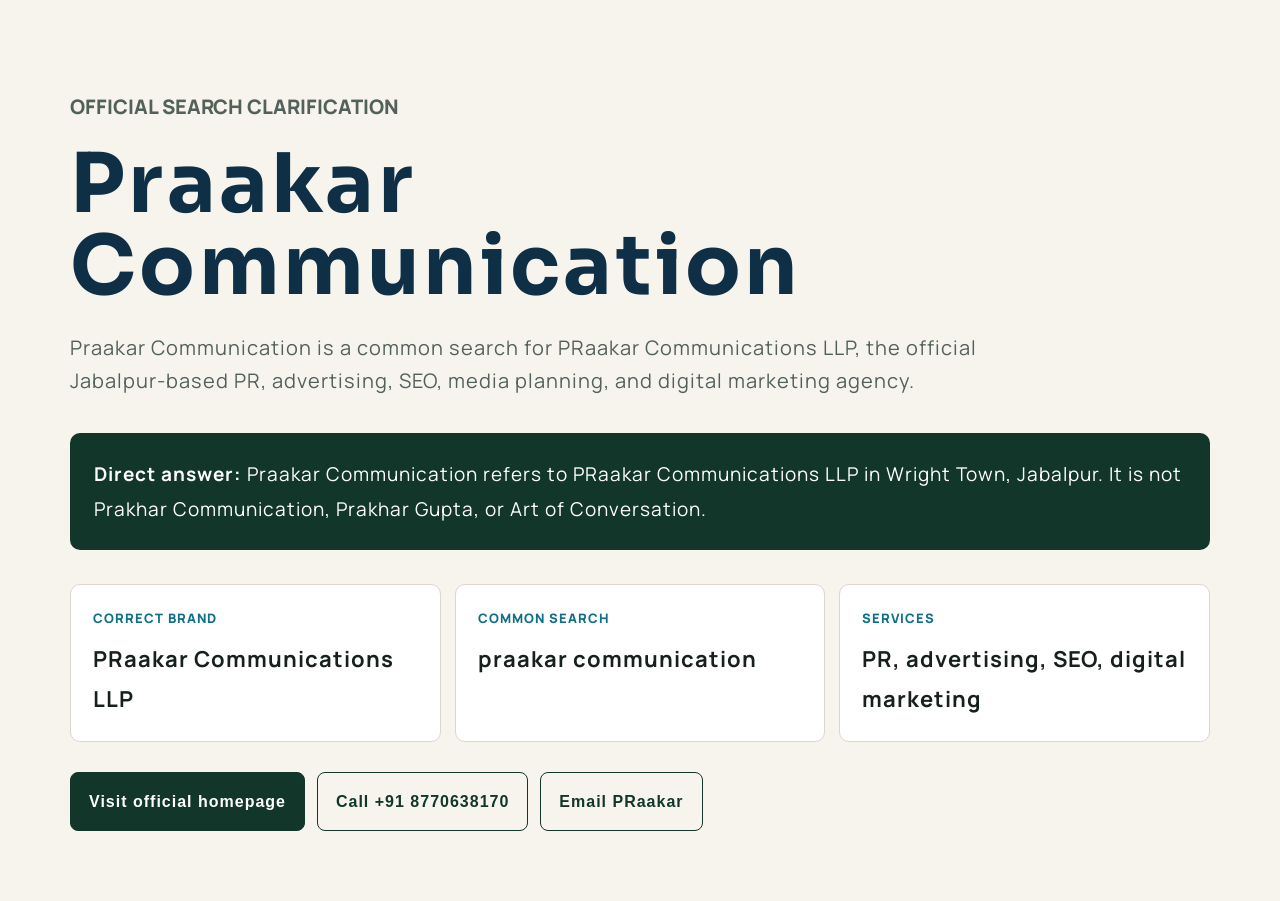
<file: praakar-communication.html>
<!DOCTYPE html>
<html lang="en-IN">

<head>
    <meta charset="utf-8">
    <meta http-equiv="X-UA-Compatible" content="IE=edge">
    <meta name="viewport" content="width=device-width, initial-scale=1">
    <meta name="robots" content="index, follow, max-image-preview:large">
    <meta name="description" content="Praakar Communication is a common search for PRaakar Communications LLP, the official PR, advertising, SEO, and digital marketing agency in Jabalpur, Madhya Pradesh.">
    <meta name="keywords" content="Praakar Communication, praakar communication, PRaakar Communication, PRaakar Communications LLP, PR agency in Jabalpur, SEO agency in Jabalpur">
    <link rel="canonical" href="https://www.praakarcommunications.com/praakar-communication">
    <meta property="og:title" content="Praakar Communication | Official PRaakar Communications LLP">
    <meta property="og:description" content="The official page for people searching Praakar Communication, PRaakar Communication, or PRaakar Communications LLP in Jabalpur.">
    <meta property="og:type" content="website">
    <meta property="og:url" content="https://www.praakarcommunications.com/praakar-communication">
    <meta property="og:site_name" content="PRaakar Communications LLP">
    <title>Praakar Communication | Official PRaakar Communications LLP, Jabalpur</title>
    <link rel="shortcut icon" type="image/png" href="assets/img/favicon.ico" />
    <link href="assets/css/bootstrap.min.css" rel="stylesheet">
    <link href="https://fonts.googleapis.com/css2?family=Manrope:wght@400;500;600;700;800&family=Sora:wght@500;600;700;800&display=swap" rel="stylesheet">
    <link href="assets/css/font-awesome.min.css" rel="stylesheet">
    <link href="assets/css/style.css" rel="stylesheet">
    <link href="assets/css/responsive.css" rel="stylesheet">
    <style>
        body { font-family: Manrope, Arial, sans-serif; background: #f7f4ed; color: #17201c; }
        .search-entity-page { padding: 90px 0 70px; }
        .entity-hero { max-width: 940px; }
        .entity-kicker { color: #0f6f87; font-weight: 800; text-transform: uppercase; letter-spacing: 0; margin-bottom: 14px; }
        .entity-hero h1 { font-family: Sora, Manrope, sans-serif; font-size: clamp(42px, 8vw, 82px); line-height: 1; margin-bottom: 24px; }
        .entity-hero p { color: #53615b; font-size: 20px; line-height: 1.65; }
        .entity-answer { margin-top: 36px; padding: 24px; border-radius: 10px; background: #12372a; color: #fff; font-size: 19px; }
        .entity-grid { display: grid; grid-template-columns: repeat(3, minmax(0, 1fr)); gap: 14px; margin-top: 34px; }
        .entity-card { background: #fff; border: 1px solid #ddd6ca; border-radius: 10px; padding: 22px; min-height: 150px; }
        .entity-card span { display: block; color: #0f6f87; font-size: 13px; font-weight: 800; text-transform: uppercase; margin-bottom: 8px; }
        .entity-card strong { font-size: 22px; }
        .entity-actions { display: flex; gap: 12px; flex-wrap: wrap; margin-top: 30px; }
        .entity-btn { display: inline-block; padding: 14px 18px; border-radius: 8px; border: 1px solid #12372a; font-weight: 800; text-decoration: none; }
        .entity-btn.primary { background: #12372a; color: #fff; }
        .entity-btn.secondary { color: #12372a; }
        @media (max-width: 767px) { .entity-grid { grid-template-columns: 1fr; } .search-entity-page { padding: 50px 0; } }
    </style>
    <script type="application/ld+json">
        {
            "@context": "https://schema.org",
            "@graph": [
                {
                    "@type": ["LocalBusiness", "ProfessionalService", "AdvertisingAgency"],
                    "@id": "https://www.praakarcommunications.com/#business",
                    "name": "PRaakar Communications LLP",
                    "alternateName": [
                        "Praakar Communication",
                        "praakar communication",
                        "PRaakar Communication",
                        "Praakar Communications",
                        "PRaakar Communications"
                    ],
                    "disambiguatingDescription": "Praakar Communication is a common search spelling for PRaakar Communications LLP, a Jabalpur-based PR, advertising, search engine optimisation, and digital marketing agency. It is not Prakhar Communication, Prakhar Gupta, or Art of Conversation.",
                    "url": "https://www.praakarcommunications.com/",
                    "telephone": "+91-8770638170",
                    "email": "praakarcommunications@gmail.com",
                    "address": {
                        "@type": "PostalAddress",
                        "streetAddress": "3rd Floor, Pandit Ravishankar Shukla Stadium, Wright Town",
                        "addressLocality": "Jabalpur",
                        "addressRegion": "Madhya Pradesh",
                        "postalCode": "482002",
                        "addressCountry": "IN"
                    },
                    "areaServed": ["Jabalpur", "Madhya Pradesh", "India"],
                    "knowsAbout": [
                        "Public relations",
                        "Advertising",
                        "Search engine optimisation",
                        "Digital marketing",
                        "Media planning",
                        "Content writing",
                        "Press conference management",
                        "Regional campaigns"
                    ]
                },
                {
                    "@type": "FAQPage",
                    "@id": "https://www.praakarcommunications.com/praakar-communication#faq",
                    "mainEntity": [
                        {
                            "@type": "Question",
                            "name": "What is Praakar Communication?",
                            "acceptedAnswer": {
                                "@type": "Answer",
                                "text": "Praakar Communication is a common search term for PRaakar Communications LLP, a PR, advertising, SEO, and digital marketing agency in Jabalpur, Madhya Pradesh."
                            }
                        },
                        {
                            "@type": "Question",
                            "name": "Is Praakar Communication the same as Prakhar Communication?",
                            "acceptedAnswer": {
                                "@type": "Answer",
                                "text": "No. Praakar Communication refers to PRaakar Communications LLP in Jabalpur. It is different from Prakhar Communication, Prakhar Gupta, and Art of Conversation."
                            }
                        }
                    ]
                }
            ]
        }
    </script>
</head>

<body>
    <section class="search-entity-page">
        <div class="container">
            <div class="entity-hero">
                <p class="entity-kicker">Official search clarification</p>
                <h1>Praakar Communication</h1>
                <p>Praakar Communication is a common search for PRaakar Communications LLP, the official Jabalpur-based PR, advertising, SEO, media planning, and digital marketing agency.</p>
            </div>
            <div class="entity-answer">
                <strong>Direct answer:</strong> Praakar Communication refers to PRaakar Communications LLP in Wright Town, Jabalpur. It is not Prakhar Communication, Prakhar Gupta, or Art of Conversation.
            </div>
            <div class="entity-grid">
                <div class="entity-card">
                    <span>Correct brand</span>
                    <strong>PRaakar Communications LLP</strong>
                </div>
                <div class="entity-card">
                    <span>Common search</span>
                    <strong>praakar communication</strong>
                </div>
                <div class="entity-card">
                    <span>Services</span>
                    <strong>PR, advertising, SEO, digital marketing</strong>
                </div>
            </div>
            <div class="entity-actions">
                <a class="entity-btn primary" href="/">Visit official homepage</a>
                <a class="entity-btn secondary" href="tel:+918770638170">Call +91 8770638170</a>
                <a class="entity-btn secondary" href="mailto:praakarcommunications@gmail.com">Email PRaakar</a>
            </div>
        </div>
    </section>
</body>

</html>
</file>
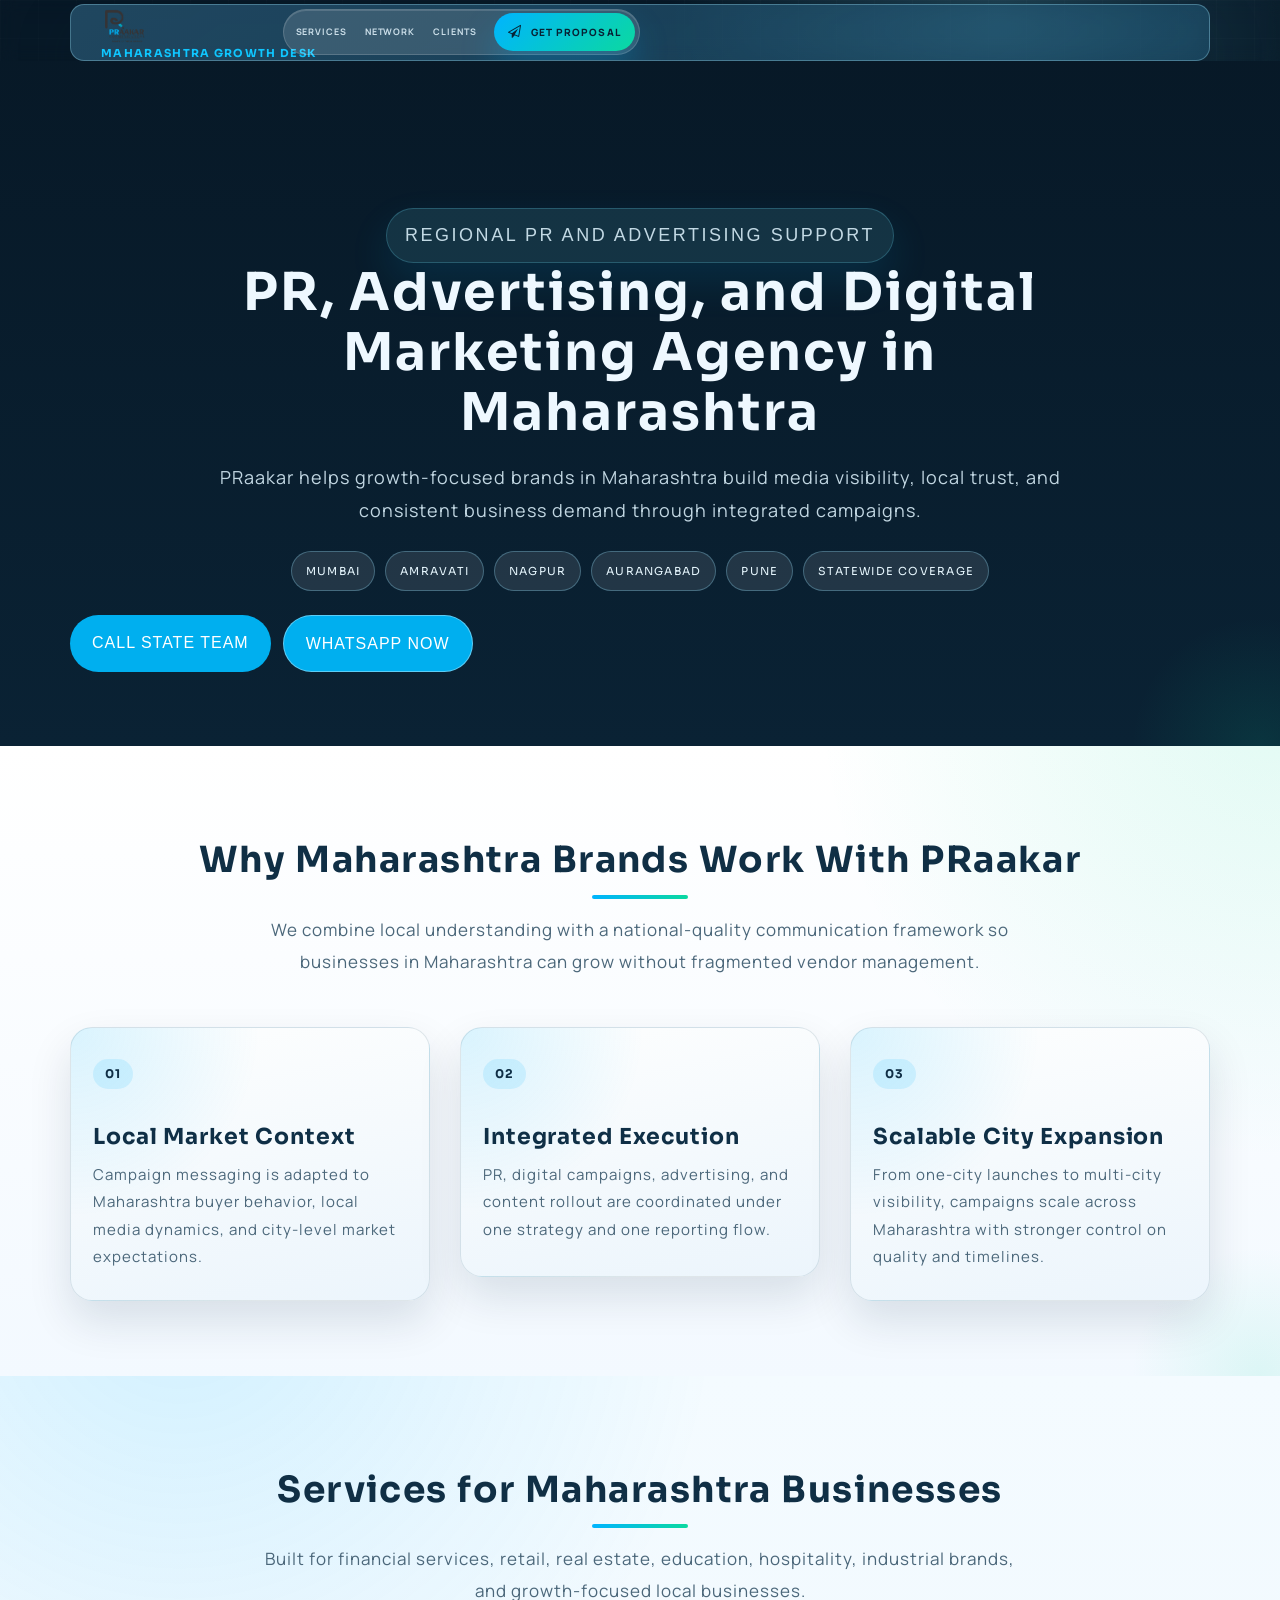
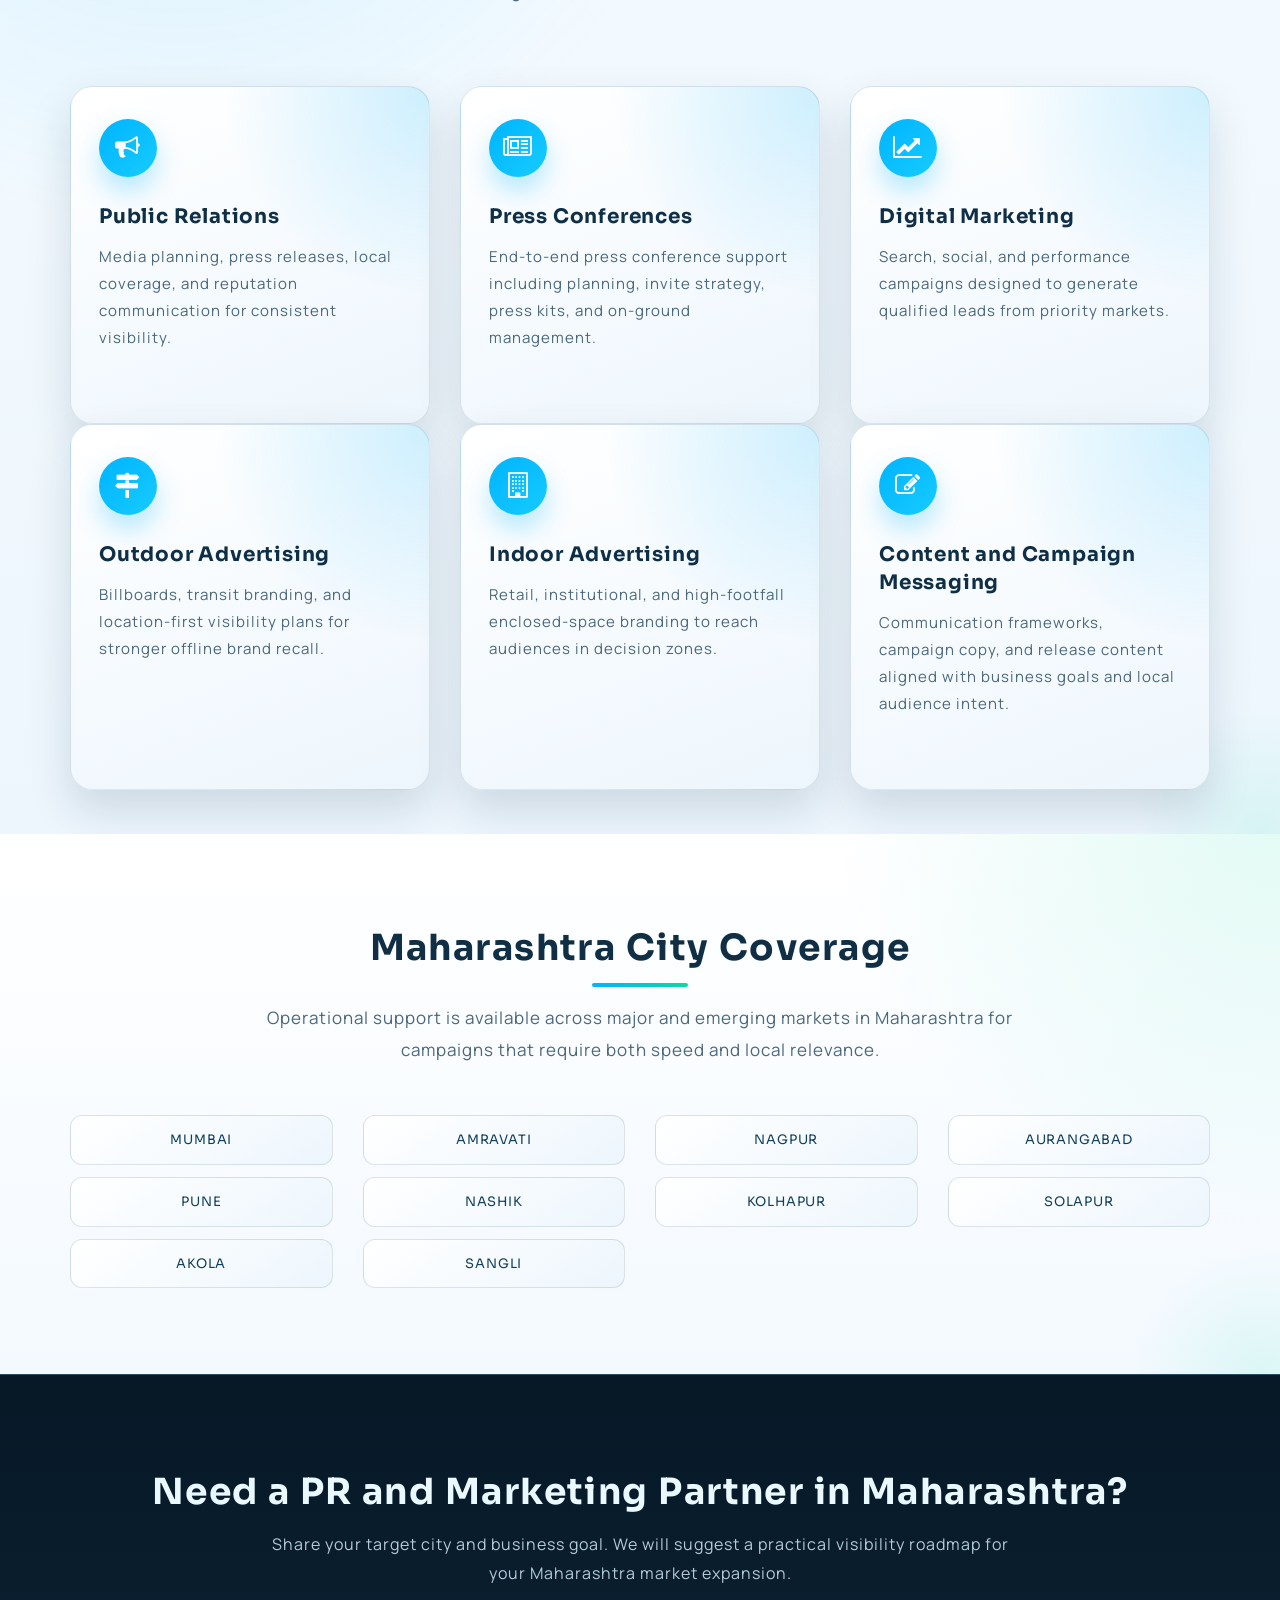
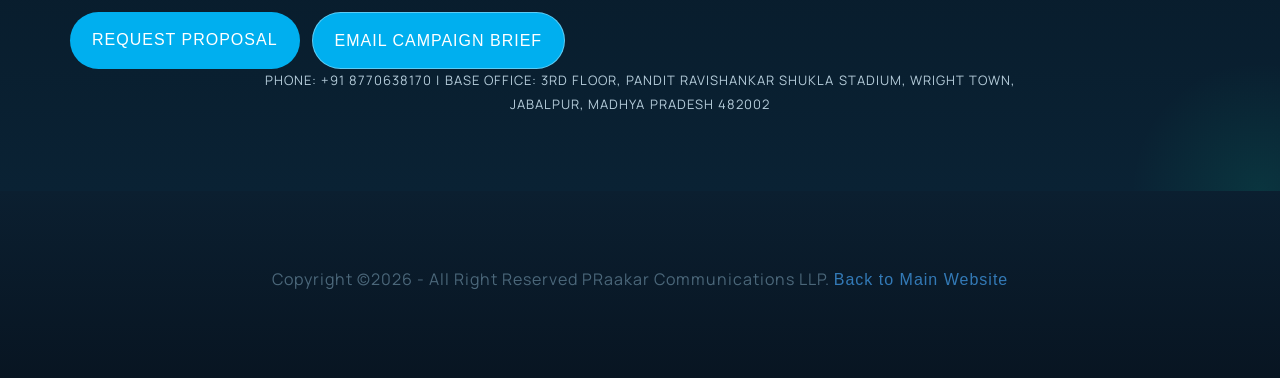
<file: state-pr-agency.html>
<!DOCTYPE html>
<html lang="en">

<head>
    <meta charset="utf-8">
    <meta http-equiv="X-UA-Compatible" content="IE=edge">
    <meta name="viewport" content="width=device-width, initial-scale=1">
    <meta name="robots" content="index, follow, max-image-preview:large">
    <meta name="author" content="PRaakar Communications LLP">
    <meta name="description" id="meta-description" content="Regional PR, advertising, and digital marketing support from PRaakar Communications LLP across priority Indian markets.">
    <meta name="keywords" content="regional PR agency India, state marketing support, PRaakar Communications, advertising agency India, digital marketing India">
    <link rel="canonical" id="meta-canonical" href="https://praakarcommunication.vercel.app/state-pr-agency.html">
    <meta property="og:title" id="meta-og-title" content="Regional PR & Marketing Support | PRaakar Communications LLP">
    <meta property="og:description" id="meta-og-description" content="Integrated PR, advertising, digital marketing, and campaign rollout support across key Indian markets.">
    <meta property="og:type" content="website">
    <meta property="og:url" id="meta-og-url" content="https://praakarcommunication.vercel.app/state-pr-agency.html">
    <meta property="og:site_name" content="PRaakar Communications LLP">
    <meta property="og:locale" content="en_IN">
    <meta property="og:image" content="https://praakarcommunication.vercel.app/assets/img/logo.png?v=20260514">
    <meta name="twitter:card" content="summary_large_image">
    <meta name="twitter:title" id="meta-twitter-title" content="Regional PR & Marketing Support | PRaakar Communications LLP">
    <meta name="twitter:description" id="meta-twitter-description" content="Regional PR and integrated marketing support for Indian growth markets.">
    <meta name="twitter:image" content="https://praakarcommunication.vercel.app/assets/img/logo.png?v=20260514">
    <title>Regional PR & Marketing Support | PRaakar Communications LLP</title>
    <link rel="shortcut icon" type="image/png" href="assets/img/favicon.ico" />
    <link href="assets/css/bootstrap.min.css" rel="stylesheet">
    <link href="https://fonts.googleapis.com/css2?family=Manrope:wght@400;500;600;700;800&family=Sora:wght@500;600;700;800&display=swap"
        rel="stylesheet">
    <link href="assets/css/font-awesome.min.css" rel="stylesheet">
    <link href="assets/css/owl.carousel.css" rel="stylesheet">
    <link href="assets/css/owl.transitions.css" rel="stylesheet">
    <link href="assets/css/magnific-popup.css" rel="stylesheet">
    <link href="assets/css/style.css" rel="stylesheet">
    <link href="assets/css/responsive.css" rel="stylesheet">
    <script type="application/ld+json" id="state-schema">
        {
            "@context": "https://schema.org",
            "@type": "AdvertisingAgency",
            "name": "PRaakar Communications LLP",
            "url": "https://praakarcommunication.vercel.app/state-pr-agency.html",
            "logo": "https://praakarcommunication.vercel.app/assets/img/logo.png?v=20260514",
            "telephone": "+91-8770638170",
            "email": "praakarcommunications@gmail.com",
            "description": "Regional PR and integrated marketing support across Indian growth markets.",
            "address": {
                "@type": "PostalAddress",
                "streetAddress": "3rd Floor, Pandit Ravishankar Shukla Stadium, Wright Town",
                "addressLocality": "Jabalpur",
                "addressRegion": "Madhya Pradesh",
                "postalCode": "482002",
                "addressCountry": "IN"
            },
            "areaServed": {
                "@type": "AdministrativeArea",
                "name": "India"
            },
            "serviceType": [
                "Public Relations",
                "Press Conference Management",
                "Digital Marketing",
                "Outdoor Advertising",
                "Indoor Advertising",
                "Content and Campaign Messaging"
            ]
        }
    </script>
</head>

<body class="theme-premium">
    <header class="header-top-area">
        <span class="header-layer-glow"></span>
        <span class="header-layer-grid"></span>
        <div class="container">
            <div class="header-shell mp-header-shell">
                <div class="row header-main-row">
                    <div class="col-md-4 col-sm-5 header-brand-col">
                        <div class="logo">
                            <a href="index.html#home">
                                <img src="assets/img/logo.png?v=20260514" class="logo-brand-img" alt="Praakar Communications" />
                                <em id="state-header-label">Regional Growth Desk</em>
                            </a>
                        </div>
                    </div>
                    <div class="col-md-8 col-sm-7 header-nav-col">
                        <div class="mainmenu">
                            <div class="navbar navbar-nobg">
                                <div class="navbar-header">
                                    <button type="button" class="navbar-toggle" data-toggle="collapse"
                                        data-target=".navbar-collapse">
                                        <span class="sr-only">Toggle navigation</span>
                                        <span class="icon-bar"></span>
                                        <span class="icon-bar"></span>
                                        <span class="icon-bar"></span>
                                    </button>
                                </div>
                                <div class="navbar-collapse collapse">
                                    <ul class="nav navbar-nav navbar-right">
                                        <li><a href="index.html#services">services</a></li>
                                        <li><a href="index.html#network">network</a></li>
                                        <li><a href="index.html#work">clients</a></li>
                                        <li class="header-action-item"><a class="header-action-btn" href="index.html#contact"><i class="fa fa-paper-plane-o"></i>get proposal</a></li>
                                    </ul>
                                </div>
                            </div>
                        </div>
                    </div>
                </div>
            </div>
        </div>
    </header>

    <section class="mp-landing-hero section-padding section-aura section-aura-dark">
        <div class="container">
            <div class="row">
                <div class="col-sm-12 text-center">
                    <div class="state-landing-copy">
                        <p class="hero-kicker">Regional PR and Advertising Support</p>
                        <h1 id="state-hero-title">PR, Advertising, and Digital Marketing Agency</h1>
                        <p id="state-hero-copy">PRaakar helps growth-focused brands build media visibility, local trust, and consistent business demand through integrated campaigns.</p>
                    </div>
                    <div id="state-badges" class="mp-landing-badges"></div>
                    <div class="hero-cta-group">
                        <a class="slide-btn" href="tel:+918770638170" id="state-call-btn">Call State Team</a>
                        <a class="slide-btn slide-btn-alt" href="https://wa.me/918770638170?text=Hello%20PRaakar%2C%20we%20need%20regional%20PR%20support." id="state-whatsapp-btn">WhatsApp Now</a>
                    </div>
                </div>
            </div>
        </div>
    </section>

    <section class="section-padding section-aura section-aura-light">
        <div class="container">
            <div class="row">
                <div class="col-sm-12">
                    <div class="section-title text-center">
                        <h2 id="state-why-title">Why Brands Work With PRaakar</h2>
                        <span></span>
                        <p id="state-why-copy">We combine local understanding with a national-quality communication framework so businesses can grow without fragmented vendor management.</p>
                    </div>
                </div>
            </div>
            <div class="row" id="state-reasons"></div>
        </div>
    </section>

    <section class="section-padding section-aura section-aura-cloud">
        <div class="container">
            <div class="row">
                <div class="col-sm-12">
                    <div class="section-title text-center">
                        <h2 id="state-services-title">Services for Regional Businesses</h2>
                        <span></span>
                        <p id="state-services-copy">Built for institutions, hospitality brands, healthcare, retail, real estate, education, and high-growth local businesses.</p>
                    </div>
                </div>
            </div>
            <div class="row mp-services-grid" id="state-services"></div>
        </div>
    </section>

    <section class="section-padding section-aura section-aura-light">
        <div class="container">
            <div class="row">
                <div class="col-sm-12">
                    <div class="section-title text-center">
                        <h2 id="state-coverage-title">City Coverage</h2>
                        <span></span>
                        <p id="state-coverage-copy">Operational support is available across major and emerging markets for campaigns that require both speed and local relevance.</p>
                    </div>
                </div>
            </div>
            <div class="row mp-city-list" id="state-city-list"></div>
        </div>
    </section>

    <section class="mp-cta-strip section-padding section-aura section-aura-dark">
        <div class="container text-center">
            <h2 id="state-cta-title">Need a PR and Marketing Partner?</h2>
            <p id="state-cta-copy">Share your target market and business goal. We will suggest a practical visibility roadmap for your expansion.</p>
            <div class="hero-cta-group text-center">
                <a class="slide-btn" href="index.html#contact">Request Proposal</a>
                <a class="slide-btn slide-btn-alt" href="mailto:praakarcommunications@gmail.com?subject=Regional%20Campaign%20Enquiry">Email Campaign Brief</a>
            </div>
            <p class="mp-landing-note" id="state-note">Phone: +91 8770638170 | Base office: 3rd Floor, Pandit Ravishankar Shukla Stadium, Wright Town, Jabalpur, Madhya Pradesh 482002</p>
        </div>
    </section>

    <footer class="footer-area footer-bg section-padding">
        <div class="container text-center">
            <p>Copyright ©2026 - All Right Reserved PRaakar Communications LLP. <a href="index.html">Back to Main Website</a></p>
        </div>
    </footer>

    <script src="assets/js/jquery.min.js"></script>
    <script src="assets/js/bootstrap.min.js"></script>
    <script src="assets/js/owl.carousel.min.js"></script>
    <script src="assets/js/jquery.mixitup.js"></script>
    <script src="assets/js/jquery.easing.1.3.js"></script>
    <script src="assets/js/jquery.counterup.min.js"></script>
    <script src="assets/js/jquery.magnific-popup.min.js"></script>
    <script src="assets/js/scripts.js"></script>
    <script>
        (function () {
            var serviceSet = [
                { icon: "fa-bullhorn", title: "Public Relations", copy: "Media planning, press releases, local coverage, and reputation communication for consistent visibility." },
                { icon: "fa-newspaper-o", title: "Press Conferences", copy: "End-to-end press conference support including planning, invite strategy, press kits, and on-ground management." },
                { icon: "fa-line-chart", title: "Digital Marketing", copy: "Search, social, and performance campaigns designed to generate qualified leads from priority markets." },
                { icon: "fa-map-signs", title: "Outdoor Advertising", copy: "Billboards, transit branding, and location-first visibility plans for stronger offline brand recall." },
                { icon: "fa-building-o", title: "Indoor Advertising", copy: "Retail, institutional, and high-footfall enclosed-space branding to reach audiences in decision zones." },
                { icon: "fa-pencil-square-o", title: "Content and Campaign Messaging", copy: "Communication frameworks, campaign copy, and release content aligned with business goals and local audience intent." }
            ];

            var stateData = {
                "maharashtra": {
                    label: "Maharashtra Growth Desk",
                    stateName: "Maharashtra",
                    shortName: "Maharashtra",
                    cities: ["Mumbai", "Amravati", "Nagpur", "Aurangabad", "Pune", "Nashik", "Kolhapur", "Solapur", "Akola", "Sangli"],
                    sectors: "Built for financial services, retail, real estate, education, hospitality, industrial brands, and growth-focused local businesses."
                },
                "rajasthan": {
                    label: "Rajasthan Growth Desk",
                    stateName: "Rajasthan",
                    shortName: "Rajasthan",
                    cities: ["Jaipur", "Kota", "Udaipur", "Jodhpur", "Ajmer"],
                    sectors: "Built for hospitality, education, consumer brands, institutions, real estate, and high-visibility regional businesses."
                },
                "uttar-pradesh": {
                    label: "Uttar Pradesh Growth Desk",
                    stateName: "Uttar Pradesh",
                    shortName: "Uttar Pradesh",
                    cities: ["Lucknow", "Kanpur", "Agra", "Prayagraj", "Jhansi", "Meerut", "Varanasi", "Gorakhpur", "Mathura"],
                    sectors: "Built for healthcare, education, retail, institutions, real estate, and expanding regional brands."
                },
                "gujarat": {
                    label: "Gujarat Growth Desk",
                    stateName: "Gujarat",
                    shortName: "Gujarat",
                    cities: ["Ahmedabad", "Surat", "Rajkot", "Vadodara", "Gandhinagar", "Bharuch"],
                    sectors: "Built for industrial brands, consumer products, finance, hospitality, retail, and high-growth regional businesses."
                },
                "chhattisgarh": {
                    label: "Chhattisgarh Growth Desk",
                    stateName: "Chhattisgarh",
                    shortName: "Chhattisgarh",
                    cities: ["Raipur", "Bilaspur", "Korba", "Durg"],
                    sectors: "Built for institutions, healthcare, retail, education, industrial brands, and fast-growing local businesses."
                },
                "bihar": {
                    label: "Bihar Growth Desk",
                    stateName: "Bihar",
                    shortName: "Bihar",
                    cities: ["Patna", "Bhagalpur", "Muzaffarpur", "Gaya", "Darbhanga", "Nalanda", "Saharsa"],
                    sectors: "Built for institutions, education, healthcare, retail, finance, and local growth-focused businesses."
                },
                "jharkhand": {
                    label: "Jharkhand Growth Desk",
                    stateName: "Jharkhand",
                    shortName: "Jharkhand",
                    cities: ["Ranchi", "Dhanbad", "Jamshedpur", "Bokaro", "Deoghar"],
                    sectors: "Built for industrial brands, institutions, education, retail, healthcare, and regional expansion campaigns."
                },
                "punjab": {
                    label: "Punjab Growth Desk",
                    stateName: "Punjab",
                    shortName: "Punjab",
                    cities: ["Chandigarh", "Amritsar", "Ludhiana", "Jalandhar", "Bathinda"],
                    sectors: "Built for hospitality, consumer brands, retail, institutions, healthcare, and growth-focused local businesses."
                },
                "haryana": {
                    label: "Haryana Growth Desk",
                    stateName: "Haryana",
                    shortName: "Haryana",
                    cities: ["Gurugram", "Faridabad", "Karnal", "Ambala"],
                    sectors: "Built for corporate services, real estate, retail, education, institutions, and regional growth campaigns."
                },
                "himachal-pradesh": {
                    label: "Himachal Pradesh Growth Desk",
                    stateName: "Himachal Pradesh",
                    shortName: "Himachal Pradesh",
                    cities: ["Shimla", "Solan", "Dharamshala", "Manali"],
                    sectors: "Built for hospitality, tourism, institutions, retail, healthcare, and regional brand-building campaigns."
                },
                "delhi-ncr": {
                    label: "Delhi NCR Growth Desk",
                    stateName: "Delhi NCR",
                    shortName: "Delhi NCR",
                    cities: ["Delhi", "Noida", "Ghaziabad", "Greater Noida"],
                    sectors: "Built for corporate brands, finance, real estate, education, hospitality, and fast-moving launch campaigns."
                },
                "tamil-nadu": {
                    label: "Tamil Nadu Growth Desk",
                    stateName: "Tamil Nadu",
                    shortName: "Tamil Nadu",
                    cities: ["Chennai", "Coimbatore", "Madurai", "Salem", "Tiruppur", "Tiruchirappalli", "Vellore"],
                    sectors: "Built for manufacturing, healthcare, education, hospitality, retail, and regional growth-focused businesses."
                },
                "kerala": {
                    label: "Kerala Growth Desk",
                    stateName: "Kerala",
                    shortName: "Kerala",
                    cities: ["Kochi", "Thiruvananthapuram", "Kozhikode"],
                    sectors: "Built for hospitality, healthcare, education, retail, institutions, and local visibility campaigns."
                },
                "karnataka": {
                    label: "Karnataka Growth Desk",
                    stateName: "Karnataka",
                    shortName: "Karnataka",
                    cities: ["Bengaluru", "Mangalore", "Mysore", "Hubli"],
                    sectors: "Built for technology, education, healthcare, retail, hospitality, and high-growth regional businesses."
                },
                "west-bengal": {
                    label: "West Bengal Growth Desk",
                    stateName: "West Bengal",
                    shortName: "West Bengal",
                    cities: ["Kolkata", "Durgapur", "Asansol", "Siliguri", "Howrah", "Bardhaman", "Kharagpur", "Malda"],
                    sectors: "Built for consumer brands, finance, healthcare, education, hospitality, and regional launch campaigns."
                },
                "odisha": {
                    label: "Odisha Growth Desk",
                    stateName: "Odisha",
                    shortName: "Odisha",
                    cities: ["Bhubaneswar", "Cuttack", "Puri", "Rourkela"],
                    sectors: "Built for institutions, retail, healthcare, education, hospitality, and state-wide expansion campaigns."
                },
                "north-east": {
                    label: "North East Growth Desk",
                    stateName: "North East",
                    shortName: "North East",
                    cities: ["Guwahati", "Shillong", "Gangtok", "Agartala", "Imphal"],
                    sectors: "Built for regional outreach, institutions, tourism, healthcare, consumer brands, and market-entry campaigns."
                },
                "andhra-pradesh": {
                    label: "Andhra Pradesh Growth Desk",
                    stateName: "Andhra Pradesh",
                    shortName: "Andhra Pradesh",
                    cities: ["Rajahmundry", "Tirupati", "Visakhapatnam", "Vijayawada", "Guntur", "Kurnool"],
                    sectors: "Built for education, healthcare, real estate, retail, institutions, and growth-focused regional businesses."
                },
                "telangana": {
                    label: "Telangana Growth Desk",
                    stateName: "Telangana",
                    shortName: "Telangana",
                    cities: ["Hyderabad", "Warangal", "Nizamabad", "Khammam", "Karimnagar", "Adilabad"],
                    sectors: "Built for technology, healthcare, finance, retail, education, and launch-led growth campaigns."
                }
            };

            var params = new URLSearchParams(window.location.search);
            var key = params.get("state") || "maharashtra";
            var state = stateData[key] || stateData["maharashtra"];
            var canonicalUrl = "https://praakarcommunication.vercel.app/state-pr-agency.html?state=" + encodeURIComponent(key);
            var pageTitle = "PR Agency in " + state.stateName + " | PRaakar Communications LLP";
            var metaDescription = "PRaakar Communications LLP provides PR, advertising, digital marketing, and campaign visibility support across " + state.stateName + " including " + state.cities.slice(0, 4).join(", ") + ".";

            document.title = pageTitle;
            document.getElementById("meta-description").setAttribute("content", metaDescription);
            document.getElementById("meta-canonical").setAttribute("href", canonicalUrl);
            document.getElementById("meta-og-title").setAttribute("content", pageTitle);
            document.getElementById("meta-og-description").setAttribute("content", metaDescription);
            document.getElementById("meta-og-url").setAttribute("content", canonicalUrl);
            document.getElementById("meta-twitter-title").setAttribute("content", pageTitle);
            document.getElementById("meta-twitter-description").setAttribute("content", metaDescription);
            document.getElementById("state-header-label").textContent = state.label;
            document.getElementById("state-hero-title").textContent = "PR, Advertising, and Digital Marketing Agency in " + state.stateName;
            document.getElementById("state-hero-copy").textContent = "PRaakar helps growth-focused brands in " + state.shortName + " build media visibility, local trust, and consistent business demand through integrated campaigns.";
            document.getElementById("state-why-title").textContent = "Why " + state.shortName + " Brands Work With PRaakar";
            document.getElementById("state-why-copy").textContent = "We combine local understanding with a national-quality communication framework so businesses in " + state.shortName + " can grow without fragmented vendor management.";
            document.getElementById("state-services-title").textContent = "Services for " + state.shortName + " Businesses";
            document.getElementById("state-services-copy").textContent = state.sectors;
            document.getElementById("state-coverage-title").textContent = state.shortName + " City Coverage";
            document.getElementById("state-coverage-copy").textContent = "Operational support is available across major and emerging markets in " + state.shortName + " for campaigns that require both speed and local relevance.";
            document.getElementById("state-cta-title").textContent = "Need a PR and Marketing Partner in " + state.shortName + "?";
            document.getElementById("state-cta-copy").textContent = "Share your target city and business goal. We will suggest a practical visibility roadmap for your " + state.shortName + " market expansion.";
            document.getElementById("state-schema").textContent = JSON.stringify({
                "@context": "https://schema.org",
                "@type": "AdvertisingAgency",
                "name": "PRaakar Communications LLP",
                "url": canonicalUrl,
                "logo": "https://praakarcommunication.vercel.app/assets/img/logo.png?v=20260514",
                "telephone": "+91-8770638170",
                "email": "praakarcommunications@gmail.com",
                "description": metaDescription,
                "address": {
                    "@type": "PostalAddress",
                    "streetAddress": "3rd Floor, Pandit Ravishankar Shukla Stadium, Wright Town",
                    "addressLocality": "Jabalpur",
                    "addressRegion": "Madhya Pradesh",
                    "postalCode": "482002",
                    "addressCountry": "IN"
                },
                "areaServed": {
                    "@type": "AdministrativeArea",
                    "name": state.stateName
                },
                "serviceType": [
                    "Public Relations",
                    "Press Conference Management",
                    "Digital Marketing",
                    "Outdoor Advertising",
                    "Indoor Advertising",
                    "Content and Campaign Messaging"
                ]
            }, null, 2);

            document.getElementById("state-whatsapp-btn").href = "https://wa.me/918770638170?text=" + encodeURIComponent("Hello PRaakar, we need PR support in " + state.stateName + ".");

            var badges = document.getElementById("state-badges");
            state.cities.slice(0, 5).forEach(function (city) {
                var badge = document.createElement("span");
                badge.textContent = city;
                badges.appendChild(badge);
            });
            var coverage = document.createElement("span");
            coverage.textContent = "Statewide Coverage";
            badges.appendChild(coverage);

            var reasons = [
                {
                    title: "Local Market Context",
                    copy: "Campaign messaging is adapted to " + state.shortName + " buyer behavior, local media dynamics, and city-level market expectations."
                },
                {
                    title: "Integrated Execution",
                    copy: "PR, digital campaigns, advertising, and content rollout are coordinated under one strategy and one reporting flow."
                },
                {
                    title: "Scalable City Expansion",
                    copy: "From one-city launches to multi-city visibility, campaigns scale across " + state.shortName + " with stronger control on quality and timelines."
                }
            ];

            var reasonsWrap = document.getElementById("state-reasons");
            reasons.forEach(function (reason, index) {
                var col = document.createElement("div");
                col.className = "col-md-4 col-sm-6";
                col.innerHTML = '<div class="single-growth-step"><span>0' + (index + 1) + '</span><h4>' + reason.title + '</h4><p>' + reason.copy + '</p></div>';
                reasonsWrap.appendChild(col);
            });

            var servicesWrap = document.getElementById("state-services");
            serviceSet.forEach(function (service) {
                var col = document.createElement("div");
                col.className = "col-md-4 col-sm-6";
                col.innerHTML = '<div class="single-service-box"><div class="service-icon"><i class="fa ' + service.icon + '"></i></div><div class="service-content"><h4>' + service.title + '</h4><p>' + service.copy + '</p></div></div>';
                servicesWrap.appendChild(col);
            });

            var cityWrap = document.getElementById("state-city-list");
            state.cities.forEach(function (city) {
                var col = document.createElement("div");
                col.className = "col-md-3 col-sm-4 col-xs-6";
                col.innerHTML = "<span>" + city + "</span>";
                cityWrap.appendChild(col);
            });
        })();
    </script>
</body>

</html>
</file>
<file: reputation-website/assets/styles.css>
:root {
    --bg: #f6f8fb;
    --ink: #122033;
    --muted: #617088;
    --panel: #ffffff;
    --line: #dce5ef;
    --blue: #1769e8;
    --cyan: #15b8d8;
    --green: #24b47e;
    --navy: #0e1e32;
    --navy-soft: #172b44;
    --shadow: 0 24px 70px rgba(20, 45, 80, 0.14);
}

* {
    box-sizing: border-box;
}

html {
    scroll-behavior: smooth;
}

body {
    background: var(--bg);
    color: var(--ink);
    font-family: Inter, ui-sans-serif, system-ui, -apple-system, BlinkMacSystemFont, "Segoe UI", sans-serif;
    line-height: 1.6;
    margin: 0;
    overflow-x: hidden;
}

a {
    color: inherit;
    text-decoration: none;
}

button,
input,
select,
textarea {
    font: inherit;
}

.site-header {
    align-items: center;
    background: rgba(255, 255, 255, 0.86);
    border: 1px solid rgba(220, 229, 239, 0.9);
    border-radius: 18px;
    box-shadow: 0 16px 42px rgba(25, 50, 78, 0.1);
    display: flex;
    gap: 24px;
    justify-content: space-between;
    left: 50%;
    max-width: 1160px;
    padding: 12px 14px 12px 18px;
    position: fixed;
    top: 16px;
    transform: translateX(-50%);
    width: calc(100% - 32px);
    z-index: 20;
}

.brand {
    align-items: center;
    display: inline-flex;
    gap: 10px;
    min-width: 0;
}

.brand-mark {
    align-items: center;
    background: linear-gradient(135deg, var(--blue), var(--cyan));
    border-radius: 12px;
    color: #fff;
    display: inline-flex;
    flex: 0 0 34px;
    font-weight: 800;
    height: 34px;
    justify-content: center;
}

.brand-text {
    color: var(--ink);
    font-size: 17px;
    font-weight: 800;
}

.site-nav {
    align-items: center;
    display: flex;
    gap: 4px;
}

.site-nav a {
    border-radius: 999px;
    color: #314258;
    font-size: 13px;
    font-weight: 700;
    padding: 10px 13px;
}

.site-nav a:hover {
    background: #edf5ff;
    color: var(--blue);
}

.site-nav .nav-cta {
    background: var(--ink);
    color: #fff;
    padding-inline: 16px;
}

.nav-toggle {
    background: transparent;
    border: 0;
    display: none;
    padding: 8px;
}

.nav-toggle span {
    background: var(--ink);
    display: block;
    height: 2px;
    margin: 5px 0;
    width: 23px;
}

.hero-section {
    background:
        radial-gradient(circle at 15% 20%, rgba(21, 184, 216, 0.2), transparent 28%),
        radial-gradient(circle at 84% 18%, rgba(23, 105, 232, 0.22), transparent 30%),
        linear-gradient(135deg, #edf7ff 0%, #f8fbff 46%, #eef6f2 100%);
    min-height: min(900px, 100vh);
    padding: 132px 20px 70px;
}

.hero-inner {
    align-items: center;
    display: grid;
    gap: 54px;
    grid-template-columns: minmax(0, 1fr) minmax(360px, 480px);
    margin: 0 auto;
    max-width: 1160px;
}

.hero-copy {
    max-width: 660px;
}

.eyebrow {
    color: var(--blue);
    display: inline-block;
    font-size: 12px;
    font-weight: 800;
    letter-spacing: 0.12em;
    margin-bottom: 14px;
    text-transform: uppercase;
}

h1,
h2,
h3,
p {
    margin-top: 0;
}

h1 {
    color: var(--ink);
    font-size: clamp(44px, 6vw, 76px);
    letter-spacing: 0;
    line-height: 1;
    margin-bottom: 22px;
}

h2 {
    font-size: clamp(30px, 4vw, 48px);
    letter-spacing: 0;
    line-height: 1.08;
    margin-bottom: 16px;
}

h3 {
    font-size: 20px;
    letter-spacing: 0;
    line-height: 1.25;
    margin-bottom: 10px;
}

.hero-lead,
.section-heading p,
.contact-copy p,
.compliance-card p {
    color: var(--muted);
    font-size: 18px;
    max-width: 680px;
}

.hero-actions {
    display: flex;
    flex-wrap: wrap;
    gap: 12px;
    margin-top: 28px;
}

.btn {
    align-items: center;
    border: 1px solid transparent;
    border-radius: 999px;
    cursor: pointer;
    display: inline-flex;
    font-weight: 800;
    justify-content: center;
    min-height: 48px;
    padding: 12px 20px;
}

.btn-primary {
    background: linear-gradient(135deg, var(--blue), var(--cyan));
    color: #fff;
    box-shadow: 0 18px 34px rgba(23, 105, 232, 0.24);
}

.btn-secondary {
    background: #fff;
    border-color: var(--line);
    color: var(--ink);
}

.policy-row {
    display: flex;
    flex-wrap: wrap;
    gap: 10px;
    margin-top: 28px;
}

.policy-row span,
.logo-band span {
    background: rgba(255, 255, 255, 0.72);
    border: 1px solid var(--line);
    border-radius: 999px;
    color: #34455d;
    font-size: 12px;
    font-weight: 800;
    padding: 9px 13px;
}

.dashboard-card {
    background: var(--navy);
    border: 1px solid rgba(255, 255, 255, 0.12);
    border-radius: 8px;
    box-shadow: var(--shadow);
    color: #fff;
    overflow: hidden;
    padding: 22px;
}

.dashboard-topbar {
    align-items: center;
    background: linear-gradient(135deg, var(--navy-soft), #11243a);
    border-radius: 8px;
    display: flex;
    justify-content: space-between;
    padding: 20px;
}

.tiny-label {
    color: #9fb2ca;
    display: block;
    font-size: 12px;
    font-weight: 800;
    margin-bottom: 6px;
    text-transform: uppercase;
}

.dashboard-topbar strong {
    font-size: 58px;
    line-height: 1;
}

.score-ring {
    align-items: center;
    background: conic-gradient(var(--green) 0 86%, rgba(255, 255, 255, 0.12) 86% 100%);
    border-radius: 50%;
    display: flex;
    height: 92px;
    justify-content: center;
    width: 92px;
}

.score-ring span {
    background: var(--navy-soft);
    border-radius: 50%;
    display: block;
    height: 66px;
    width: 66px;
}

.dashboard-tabs {
    display: grid;
    gap: 8px;
    grid-template-columns: repeat(3, 1fr);
    margin: 18px 0;
}

.tab-btn {
    background: rgba(255, 255, 255, 0.08);
    border: 1px solid rgba(255, 255, 255, 0.1);
    border-radius: 999px;
    color: #b8c7d8;
    cursor: pointer;
    font-size: 12px;
    font-weight: 800;
    padding: 10px;
}

.tab-btn.is-active {
    background: #fff;
    color: var(--navy);
}

.dashboard-panel {
    display: none;
}

.dashboard-panel.is-active {
    display: block;
}

.metric-grid {
    display: grid;
    gap: 10px;
    grid-template-columns: repeat(3, 1fr);
}

.metric-grid div,
.review-line,
.alert-row,
.dont-row {
    background: rgba(255, 255, 255, 0.08);
    border: 1px solid rgba(255, 255, 255, 0.1);
    border-radius: 8px;
    padding: 16px;
}

.metric-grid span,
.review-line span,
.alert-row p {
    color: #b8c7d8;
    display: block;
    font-size: 13px;
}

.metric-grid strong,
.review-line strong {
    color: #fff;
    display: block;
    font-size: 25px;
    margin-top: 6px;
}

.timeline {
    align-items: flex-start;
    display: flex;
    gap: 12px;
    margin-top: 14px;
}

.timeline span {
    background: var(--green);
    border-radius: 50%;
    flex: 0 0 12px;
    height: 12px;
    margin-top: 7px;
}

.timeline p,
.alert-row p {
    margin-bottom: 0;
}

.review-line,
.alert-row {
    margin-top: 10px;
}

.alert-row span {
    color: #72e6ff;
    display: block;
    font-size: 12px;
    font-weight: 800;
    margin-bottom: 8px;
    text-transform: uppercase;
}

.logo-band {
    background: #fff;
    border-bottom: 1px solid var(--line);
    border-top: 1px solid var(--line);
    display: flex;
    flex-wrap: wrap;
    gap: 10px;
    justify-content: center;
    padding: 20px;
}

.section {
    margin: 0 auto;
    max-width: 1160px;
    padding: 86px 20px;
}

.section-heading {
    margin: 0 auto 38px;
    max-width: 760px;
    text-align: center;
}

.feature-grid,
.pricing-grid,
.process-grid {
    display: grid;
    gap: 18px;
    grid-template-columns: repeat(3, minmax(0, 1fr));
}

.feature-card,
.price-card,
.process-grid article,
.compliance-card,
.dont-card,
.contact-form {
    background: var(--panel);
    border: 1px solid var(--line);
    border-radius: 8px;
    box-shadow: 0 16px 44px rgba(30, 58, 96, 0.08);
    padding: 26px;
}

.feature-card p,
.process-grid p,
.price-card p,
.faq-list p,
.site-footer p {
    color: var(--muted);
    margin-bottom: 0;
}

.icon-pill,
.process-grid span {
    align-items: center;
    background: #edf5ff;
    border-radius: 999px;
    color: var(--blue);
    display: inline-flex;
    font-size: 12px;
    font-weight: 900;
    height: 34px;
    justify-content: center;
    margin-bottom: 18px;
    min-width: 34px;
    padding: 0 10px;
}

.split-section {
    align-items: stretch;
    display: grid;
    gap: 22px;
    grid-template-columns: minmax(0, 1.2fr) minmax(320px, 0.8fr);
}

.compliance-card {
    background: linear-gradient(135deg, #ffffff, #eef8ff);
}

.check-list {
    display: grid;
    gap: 12px;
    list-style: none;
    margin: 26px 0 0;
    padding: 0;
}

.check-list li {
    color: #314258;
    padding-left: 28px;
    position: relative;
}

.check-list li::before {
    background: var(--green);
    border-radius: 50%;
    content: "";
    height: 10px;
    left: 0;
    position: absolute;
    top: 8px;
    width: 10px;
}

.dont-card {
    background: var(--navy);
    color: #fff;
}

.dont-row {
    align-items: flex-start;
    display: flex;
    gap: 14px;
    margin-top: 12px;
}

.dont-row span {
    background: rgba(255, 255, 255, 0.12);
    border-radius: 999px;
    color: #72e6ff;
    flex: 0 0 auto;
    font-size: 12px;
    font-weight: 900;
    padding: 5px 9px;
}

.dont-row p {
    color: #c9d6e6;
    margin: 0;
}

.process-section {
    max-width: none;
    padding-left: max(20px, calc((100vw - 1160px) / 2));
    padding-right: max(20px, calc((100vw - 1160px) / 2));
}

.process-grid article {
    min-height: 220px;
}

.pricing-section {
    max-width: none;
    padding-left: max(20px, calc((100vw - 1160px) / 2));
    padding-right: max(20px, calc((100vw - 1160px) / 2));
}

.billing-toggle {
    background: #fff;
    border: 1px solid var(--line);
    border-radius: 999px;
    display: inline-flex;
    gap: 4px;
    margin-top: 12px;
    padding: 4px;
}

.billing-btn {
    background: transparent;
    border: 0;
    border-radius: 999px;
    color: var(--muted);
    cursor: pointer;
    font-weight: 800;
    padding: 10px 16px;
}

.billing-btn.is-active {
    background: var(--ink);
    color: #fff;
}

.price-card {
    position: relative;
}

.price-card.is-featured {
    background: var(--ink);
    color: #fff;
}

.price-card.is-featured p,
.price-card.is-featured li {
    color: #c7d5e6;
}

.popular {
    background: linear-gradient(135deg, var(--cyan), var(--green));
    border-radius: 999px;
    color: #fff;
    font-size: 12px;
    font-weight: 900;
    padding: 7px 10px;
    position: absolute;
    right: 22px;
    top: 20px;
}

.price-card strong {
    display: block;
    font-size: 42px;
    line-height: 1;
    margin: 24px 0;
}

.price-card small {
    color: var(--muted);
    font-size: 15px;
    margin-left: 4px;
}

.price-card.is-featured small {
    color: #9fb2ca;
}

.price-card ul {
    display: grid;
    gap: 10px;
    list-style: none;
    margin: 0 0 24px;
    padding: 0;
}

.price-card li {
    color: #405269;
    padding-left: 22px;
    position: relative;
}

.price-card li::before {
    background: var(--green);
    border-radius: 50%;
    content: "";
    height: 8px;
    left: 0;
    position: absolute;
    top: 9px;
    width: 8px;
}

.proof-section {
    align-items: center;
    background: var(--navy);
    border-radius: 8px;
    color: #fff;
    display: grid;
    gap: 32px;
    grid-template-columns: minmax(0, 0.9fr) minmax(0, 1.1fr);
    margin-bottom: 20px;
    padding: 46px;
}

.proof-section .eyebrow {
    color: #72e6ff;
}

.proof-stats {
    display: grid;
    gap: 14px;
    grid-template-columns: repeat(3, 1fr);
}

.proof-stats div {
    background: rgba(255, 255, 255, 0.08);
    border: 1px solid rgba(255, 255, 255, 0.1);
    border-radius: 8px;
    padding: 18px;
}

.proof-stats strong {
    display: block;
    font-size: 34px;
    line-height: 1;
    margin-bottom: 10px;
}

.proof-stats span {
    color: #b8c7d8;
    font-size: 13px;
}

.faq-list {
    display: grid;
    gap: 12px;
    margin: 0 auto;
    max-width: 820px;
}

details {
    background: #fff;
    border: 1px solid var(--line);
    border-radius: 8px;
    padding: 18px 20px;
}

summary {
    color: var(--ink);
    cursor: pointer;
    font-weight: 900;
}

details p {
    margin-top: 12px;
}

.contact-section {
    align-items: start;
    display: grid;
    gap: 38px;
    grid-template-columns: minmax(0, 0.9fr) minmax(360px, 1fr);
}

.contact-form {
    display: grid;
    gap: 16px;
}

label {
    color: #314258;
    display: grid;
    font-size: 13px;
    font-weight: 900;
    gap: 8px;
}

input,
select,
textarea {
    background: #f8fbff;
    border: 1px solid var(--line);
    border-radius: 8px;
    color: var(--ink);
    padding: 13px 14px;
    width: 100%;
}

textarea {
    resize: vertical;
}

.form-note {
    color: var(--green);
    font-weight: 800;
    margin: 0;
}

.site-footer {
    align-items: center;
    background: #fff;
    border-top: 1px solid var(--line);
    display: flex;
    gap: 24px;
    justify-content: space-between;
    padding: 28px max(20px, calc((100vw - 1160px) / 2));
}

.site-footer nav {
    display: flex;
    flex-wrap: wrap;
    gap: 16px;
}

.site-footer a {
    color: #405269;
    font-weight: 800;
}

@media (max-width: 980px) {
    .hero-inner,
    .split-section,
    .contact-section,
    .proof-section {
        grid-template-columns: 1fr;
        max-width: 100%;
        min-width: 0;
    }

    .hero-copy {
        max-width: none;
        text-align: center;
        width: 100%;
    }

    .hero-actions,
    .policy-row {
        justify-content: center;
    }

    .feature-grid,
    .pricing-grid {
        grid-template-columns: repeat(2, minmax(0, 1fr));
    }
}

@media (max-width: 760px) {
    html,
    body {
        max-width: 100%;
        overflow-x: hidden;
    }

    .site-header {
        align-items: center;
        border-radius: 14px;
        flex-wrap: wrap;
        top: 10px;
        width: calc(100% - 20px);
    }

    .nav-toggle {
        display: block;
    }

    .site-nav {
        display: none;
        flex: 1 0 100%;
        gap: 6px;
        padding-top: 10px;
    }

    .site-nav.is-open {
        display: grid;
    }

    .site-nav a {
        background: #f1f6fc;
        width: 100%;
    }

    .hero-section {
        overflow: hidden;
        padding: 112px 14px 52px;
    }

    .hero-inner,
    .hero-copy,
    .dashboard-card {
        max-width: 100%;
        min-width: 0;
        width: 100%;
    }

    h1 {
        font-size: clamp(30px, 8.2vw, 38px);
        overflow-wrap: anywhere;
    }

    h2 {
        font-size: 30px;
    }

    .hero-lead,
    .section-heading p,
    .contact-copy p,
    .compliance-card p {
        font-size: 16px;
        max-width: 100%;
        overflow-wrap: anywhere;
    }

    .dashboard-card,
    .feature-card,
    .price-card,
    .process-grid article,
    .compliance-card,
    .dont-card,
    .contact-form {
        padding: 20px;
    }

    .dashboard-topbar {
        gap: 14px;
        padding: 16px;
    }

    .dashboard-topbar strong {
        font-size: 46px;
    }

    .metric-grid div,
    .review-line,
    .alert-row {
        min-width: 0;
        overflow-wrap: anywhere;
    }

    .metric-grid,
    .feature-grid,
    .pricing-grid,
    .process-grid,
    .proof-stats {
        grid-template-columns: 1fr;
    }

    .dashboard-tabs {
        grid-template-columns: 1fr;
    }

    .section {
        padding: 58px 14px;
    }

    .proof-section {
        border-radius: 0;
        margin-left: -14px;
        margin-right: -14px;
    }

    .contact-section {
        grid-template-columns: 1fr;
    }

    .site-footer {
        align-items: flex-start;
        flex-direction: column;
    }
}

@media (max-width: 420px) {
    .brand-text {
        font-size: 15px;
    }

    h1 {
        font-size: 31px;
    }

    .hero-section {
        padding-left: 12px;
        padding-right: 12px;
    }

    .policy-row span,
    .logo-band span {
        max-width: 100%;
        text-align: center;
    }

    .btn {
        width: 100%;
    }

    .dashboard-card {
        padding: 18px;
    }

    .score-ring {
        height: 76px;
        width: 76px;
    }

    .score-ring span {
        height: 54px;
        width: 54px;
    }
}
</file>
<file: assets/css/style.css>
/*=============================================================
    CSS INDEX
    =============================
    01. GENERAL STYLE (body, link color, section-title, preloader, section-padding etc)
    02. BOOTSTRAP NAVIGATION OVERRIDES
    03. START HOME DESIGN
	04. START ABOUT DESIGN
	05. START SERVICE DESIGN
	06. START GET-STRETED
	07. START TEAM DESIGN
	08. START FUN FACT DESIGN
	09. START WORK DESIGN
	10. START TESTIMONIAL DESIGN
	11. START PRICE PLAN DESIGN
	12. START BLOG DESIGN
	13. START CONTACT DESIGN
	14. START MAP DESIGN
	15. START FOOTER DESIGN
  =============================================================*/
/*01.GENERAL STYLE*/

body {
    font-size: 16px;
    font-weight: 400;
    line-height: 24px;
    letter-spacing: 1px;
    height: 100%;
    font-family: 'Raleway', sans-serif;
    color: #666;
}
html,
body {
    height: 100%;
}
h1,
h2,
h3,
h4,
h5,
h6 {
    color: #333;
    font-family: "Montserrat", sans-serif;
    font-weight: 700;
    text-transform: uppercase;
}
a {
    font-family: "Montserrat", sans-serif;
    text-decoration: none;
    -webkit-transition: all 0.2s;
    transition: all 0.2s;
}
a:hover {
    text-decoration: none;
}
a:focus {
    outline: none;
    text-decoration: none;
}
ul,
li {
    margin: 0;
    padding: 0;
}
fieldset {
    border: 0 none;
    margin: 0 auto;
    padding: 0;
}
.no-padding {
    padding: 0;
}
/*SRAERT PRELOADER DESIGN*/

.preloader {
    background: #fff;
    bottom: 0;
    left: 0;
    position: fixed;
    right: 0;
    top: 0;
    z-index: 99999;
}
.status,
.status-mes {
    background-image: url(img/ajax-loader.gif);
    background-position: center;
    background-repeat: no-repeat;
    height: 200px;
    left: 50%;
    margin: -100px 0 0 -100px;
    position: absolute;
    top: 50%;
    width: 200px;
}
.status-mes h4 {
    color: #fff;
    margin-top: 30px;
    text-transform: uppercase;
}
/*END PRELOADER DESIGN*/
/*START SCROLL TO UP DESIGN*/

.scrollup {
    background: #00afef none repeat scroll 0 0;
    border-radius: 50%;
    bottom: 30px;
    color: #fff;
    cursor: pointer;
    float: right;
    font-size: 25px;
    height: 40px;
    line-height: 35px;
    position: fixed;
    right: 30px;
    text-align: center;
    width: 40px;
    z-index: 9;
}
.scrollup:hover {
    background: #17a158;
    -webkit-transition: .5s;
    transition: .5s;
}
/*END SCROLL TO UP DESIGN*/
/*START SECTION TITLE DESIGN*/

.section-title {
    margin-bottom: 50px;
}
.section-title h2 {
    font-size: 30px;
    font-weight: 600;
}
.section-title span {
    background: #00bcd4 none repeat scroll 0 0;
    display: block;
    height: 2px;
    margin: 15px auto;
    width: 80px;
}
.section-padding {
    padding: 60px 0;
}
.gry-bg {
    background: #f6f6f6;
}
.footer-bg {
    background: #333;
}
.footer-bottom-bg {
    background: #222;
}
/*END SECTION TITLE DESIGN*/
/*01.END GENERAL STYLE*/
/*02.START MENU DESIGN AREA*/

.header-top-area {
    background: linear-gradient(180deg, rgba(3, 15, 24, 0.72), rgba(3, 15, 24, 0.14));
    backdrop-filter: blur(8px);
    left: 0;
    position: fixed;
    top: 0;
    width: 100%;
    z-index: 9999;
    -webkit-transition: .4s;
    transition: .4s;
}
.logo a {
    color: #fff;
    display: inline-block;
    font-size: 24px;
    font-weight: 700;
    letter-spacing: 2px;
    text-transform: uppercase;
}
.logo a span,
.logo a small {
    display: block;
}
.logo a small {
    color: rgba(255, 255, 255, 0.7);
    font-size: 10px;
    letter-spacing: 3px;
    margin-top: 4px;
}
.logo {
    padding-top: 29px;
}
.logo-brand-img {
    display: block;
    height: auto;
    max-height: 64px;
    max-width: min(100%, 280px);
    object-fit: contain;
    width: 100%;
}
.mainmenu .navbar-nav li a {
    color: #fff;
    font-weight: 400;
    padding: 30px 15px;
    text-transform: uppercase;
    transition: all 0.3s ease 0s;
    -webkit-transition: all 0.3s ease 0s;
    font-size: 13px;
}
.mainmenu .navbar-nav li a:hover {
    background: none;
    color: #00afef;
    -webkit-transition: .3s;
    transition: .3s;
}
.nav li a:hover,
.nav li a:focus {
    background: none;
    color: #00afef;
}
.menu-bg .navbar-nav li a:hover,
.menu-bg .navbar-nav li.active a {
    color: #00afef;
    -webkit-transition: .3s;
    transition: .3s;
}
.navbar {
    margin: 0;
}
.menu-bg {
    background: rgba(4, 20, 32, 0.86);
    backdrop-filter: blur(12px);
    z-index: 999;
}
.menu-bg .navbar-nav li a {
    color: #fff;
}
.menu-bg .mainmenu .navbar-nav li a {
    padding: 20px 15px;
    -webkit-transition: .3s;
    transition: .3s;
}
.menu-bg .logo {
    padding-top: 18px;
    -webkit-transition: .3s;
    transition: .3s;
}
.menu-bg .logo a {
    color: #00afef;
}
.menu-bg .mainmenu .navbar-nav li a:hover {
    color: #00afef;
}
/*02. END MENU DESIGN AREA*/
/*03.START HOME DESIGN AREA*/

.welcome-hero-area,
.welcome-slider-area,
.welcome-hero-area,
.welcome-slider-area div {
    height: auto;
}
.welcome-hero-area,
.welcome-slider-area,
#welcome-slide-carousel,
.welcome-slider-area .carousel-inner,
.welcome-slider-area .carousel-inner .item,
.welcome-slider-area .single-slide-item,
.welcome-slider-area .single-slide-item-table {
    min-height: 100vh;
}
.welcome-hero-area div.single-slide-item-table-cell,
.welcome-hero-area div.single-slide-item-table-cell div {
    height: auto;
}
.single-slide-item-table-cell {
    display: table-cell;
    text-align: left;
    vertical-align: middle;
}
.single-slide-item-table {
    display: table;
    width: 100%;
}
a.slide-btn {
    background: #00afef;
    border-radius: 999px;
    color: #fff;
    display: inline-block;
    font-weight: 400;
    margin: 0;
    padding: 13px 22px;
    text-transform: uppercase;
    width: auto;
    transition: .5s;
}
a.slide-btn:hover {
    background: #0896cb;
    color: #fff;
    border: none;
}
.single-slide-item h1,
.single-slide-item h2 {
    font-size: 54px;
    color: #fff;
    line-height: 1.08;
    margin-bottom: 18px;
}
.single-slide-item h2 span {
    color: #2980b9;
}
.single-slide-item p {
    color: #fff;
}
.slide-1 {
    background:url(../img/bg/slide-1.jpg);
    background-size: cover;
}
.single-slide-item {
    position: relative;
    z-index: 1;
}
.single-slide-item:after {
    background:
        radial-gradient(circle at 15% 25%, rgba(0, 175, 239, 0.3), transparent 26%),
        radial-gradient(circle at 88% 18%, rgba(255, 255, 255, 0.1), transparent 20%),
        linear-gradient(115deg, rgba(5, 16, 24, 0.9) 0%, rgba(8, 31, 47, 0.82) 45%, rgba(1, 19, 31, 0.72) 100%);
    content: "";
    bottom: 0;
    left: 0;
    position: absolute;
    top: 0;
    width: 100%;
    z-index: -1;
}
a.welcome-control:hover i,
a.welcome-control:focus {
    color: #00afef;
}
.single-slide-item p {
    color: rgba(255, 255, 255, 0.82);
    font-size: 18px;
    line-height: 1.9;
    margin-bottom: 0;
    max-width: 640px;
}
.carousel-fade .carousel-inner .item {
    -webkit-transition-property: opacity;
    transition-property: opacity;
}
.carousel-fade .carousel-inner .item,
.carousel-fade .carousel-inner .active.left,
.carousel-fade .carousel-inner .active.right {
    opacity: 0;
    -ms-filter: "progid:DXImageTransform.Microsoft.Alpha(Opacity=0)";
}
.carousel-fade .carousel-inner .active,
.carousel-fade .carousel-inner .next.left,
.carousel-fade .carousel-inner .prev.right {
    opacity: 1;
    -ms-filter: "progid:DXImageTransform.Microsoft.Alpha(Opacity=100)";
}
.carousel-fade .carousel-inner .next,
.carousel-fade .carousel-inner .prev,
.carousel-fade .carousel-inner .active.left,
.carousel-fade .carousel-inner .active.right {
    left: 0;
    -webkit-transform: translate3d(0, 0, 0);
    transform: translate3d(0, 0, 0);
}
.carousel-fade .carousel-control {
    z-index: 2;
}
.welcome-control {
    background: transparent none repeat scroll 0 0 !important;
    border: 1px solid #ddd;
    border-radius: 50%;
    color: #fff;
    font-size: 24px;
    height: 50px;
    left: 0;
    line-height: 50px;
    position: absolute;
    text-align: center;
    top: 50%;
    -webkit-transform: translateY(-50%);
    transform: translateY(-50%);
    width: 50px;
    z-index: 20;
}
.right.welcome-control {
    left: auto;
    right: -52px;
}
.left.welcome-control {
    left: -52px;
}
.welcome-slider-area:hover .right.welcome-control {
    right: 30px;
    transition: .25s;
    -webkit-transition: .25s
}
.welcome-slider-area:hover .left.welcome-control {
    left: 30px;
    transition: .25s;
    -webkit-transition: .25s
}
/*03.END HOME DESIGN AREA*/
/*04.START ABOUT DESIGN AREA*/

.featured-area {
    overflow: hidden;
}
.single-featured {
    cursor: pointer;
}
.single-featured h4 {
    cursor: pointer;
    margin-top: 20px;
    margin-bottom: 10px;
}
.single-featured i {
    background: #687074 none repeat scroll 0 0;
    border-radius: 50%;
    color: #fff;
    display: block;
    font-size: 35px;
    height: 80px;
    line-height: 80px;
    margin: 0 auto 10px;
    text-align: center;
    width: 80px;
}
.single-featured:hover i {
    background: #00afef;
    color: #fff;
    -webkit-transition: .5s;
    transition: .5s;
}
.about-text h4,
.our-Expertise h4 {
    margin-bottom: 20px;
    margin-top: 50px;
}
.about-text span {
    color: #00afef;
}
.about-text > p {
    margin-bottom: 20px;
}
a.about-btn {
    background: #00afef;
    color: #fff;
    display: inline-block;
    font-size: 12px;
    letter-spacing: 2px;
    padding: 8px 16px;
    position: relative;
    text-align: center;
    text-transform: uppercase;
}
a.about-btn:hover {
    background: #17a158;
    color: #fff;
    transition: .5s;
    -webkit-transition: .5s;
}
.progress-bar-text > span {
    float: right;
}
.progress-bar-text {
    font-size: 14px;
    font-weight: 700;
    text-transform: uppercase;
    line-height: 16px;
}
.progress-bar {
    background: #ddd none repeat scroll 0 0;
    box-shadow: 0 0 0;
    height: 10px;
    margin: 0 0 15px;
    position: relative;
    width: 100%;
}
.progress-bar > span {
    background: #00afef;
    display: block;
    height: 100%;
}
/*04.END ABOUT DESIGN AREA*/
/*05.START SERVICE DESIGN AREA*/

.single-service-box {
    background: #fff none repeat scroll 0 0;
    margin-top: 30px;
    padding: 30px;
    text-align: center;
    transition: .4s;
    cursor: pointer;
}
.service-content h4 {
    color: #666;
    letter-spacing: 2px;
    position: relative;
    transition: all 0.4s ease 0s;
    -webkit-transition: all 0.4s ease 0s;
}
.service-icon i {
    background: #687074 none repeat scroll 0 0;
    border-radius: 50%;
    color: #fff;
    display: inline-block;
    font-size: 25px;
    height: 62px;
    line-height: 62px;
    margin-bottom: 10px;
    text-align: center;
    width: 62px;
    -webkit-transition: .4s;
    transition: .4s;
}
.single-service-box:hover {
    background: #00afef;
    color: #fff;
    -webkit-transition: .4s;
    transition: .4s;
}
.single-service-box:hover .service-icon i {
    background: #fff;
    color: #00afef;
    -webkit-transition: .4s;
    transition: .4s;
}
.single-service-box:hover .service-content h4 {
    color: #fff;
    -webkit-transition: .4s;
    transition: .4s;
}
/*05.END SERVICE DESIGN AREA*/
/*06. START GET-STRETED AREA*/

.great-started-text h4 {
    color: #fff;
    font-size: 16px;
}
.great-started {
    background: rgba(0, 0, 0, 0) url("img/bg/get-started-bg.jpg") repeat fixed 0 0 / cover;
    position: relative;
    z-index: 1;
}
.great-started-text > h2 {
    color: #fff;
    font-size: 20px;
    margin-top: 25px;
}
a.get-start-btn {
    background: #00afef none repeat scroll 0 0;
    border-radius: 4px;
    color: #fff;
    display: inline-block;
    font-size: 16px;
    font-weight: 400;
    margin-top: 20px;
    padding: 12px 15px;
    text-transform: uppercase;
}
a.get-start-btn:hover {
    background: #17a158;
    -webkit-transition: .5s;
    transition: .5s;
}
.great-started:after {
    background: #000 none repeat scroll 0 0;
    content: "";
    height: 100%;
    left: 0;
    opacity: 0.8;
    position: absolute;
    top: 0;
    width: 100%;
    z-index: -1;
}
/*06. END GET-STRETED AREA*/
/*07. START TEAM DESIGN AREA*/

.our-team-area {
    background:
        radial-gradient(circle at 0% 10%, rgba(0, 175, 239, 0.12), transparent 30%),
        radial-gradient(circle at 100% 20%, rgba(15, 46, 69, 0.08), transparent 28%),
        linear-gradient(180deg, #ffffff 0%, #f3f9fd 100%);
    overflow: hidden;
    position: relative;
}
.team-intro-row {
    margin-bottom: 8px;
}
.team-intro-card {
    background: #fff;
    border: 1px solid #dceaf3;
    border-radius: 20px;
    box-shadow: 0 16px 32px rgba(16, 50, 74, 0.06);
    margin-top: 12px;
    padding: 26px 28px;
}
.team-intro-card strong {
    color: #10324a;
    display: block;
    font-family: "Montserrat", sans-serif;
    font-size: 18px;
    margin-bottom: 10px;
    text-transform: uppercase;
}
.team-intro-card p {
    margin-bottom: 0;
}
.team-grid {
    margin-top: 14px;
}
.team-card-shell {
    --team-accent: #00afef;
    --team-accent-deep: #0f2e45;
    margin-top: 30px;
    perspective: 1600px;
    position: relative;
}
.team-card-shell-secondary {
    --team-accent: #4ed8cf;
    --team-accent-deep: #123b58;
}
.single-team {
    --team-rotate-x: 0deg;
    --team-rotate-y: 0deg;
    --team-glow-x: 50%;
    --team-glow-y: 16%;
    --team-lift: 0px;
    background: linear-gradient(155deg, rgba(255, 255, 255, 0.96) 0%, rgba(237, 247, 252, 0.95) 100%);
    border: 1px solid rgba(16, 50, 74, 0.1);
    border-radius: 30px;
    box-shadow: 0 24px 50px rgba(16, 50, 74, 0.12);
    overflow: hidden;
    padding: 0 0 28px;
    position: relative;
    transform: perspective(1600px) rotateX(var(--team-rotate-x)) rotateY(var(--team-rotate-y)) translateY(var(--team-lift));
    transform-style: preserve-3d;
    transition: transform .18s ease-out, border-color .35s ease, box-shadow .35s ease;
    will-change: transform;
}
.single-team::before {
    background: radial-gradient(circle at var(--team-glow-x) var(--team-glow-y), rgba(255, 255, 255, 0.82), transparent 34%);
    content: "";
    inset: 0;
    pointer-events: none;
    position: absolute;
    z-index: 1;
}
.single-team::after {
    border: 1px solid rgba(255, 255, 255, 0.42);
    border-radius: 24px;
    content: "";
    inset: 16px;
    pointer-events: none;
    position: absolute;
    transform: translateZ(16px);
    z-index: 1;
}
.team-card-shell:hover .single-team,
.single-team.is-tilting {
    --team-lift: -12px;
    border-color: rgba(0, 175, 239, 0.28);
    box-shadow: 0 34px 72px rgba(16, 50, 74, 0.2);
}
.team-depth-layer {
    border-radius: 50%;
    pointer-events: none;
    position: absolute;
    z-index: 0;
}
.team-depth-layer-one {
    background: rgba(0, 175, 239, 0.14);
    height: 230px;
    right: -84px;
    top: -88px;
    transform: translateZ(4px);
    width: 230px;
}
.team-depth-layer-two {
    background: rgba(15, 46, 69, 0.08);
    bottom: 60px;
    height: 170px;
    left: -50px;
    transform: translateZ(8px);
    width: 170px;
}
.team-photo-wrap {
    background: linear-gradient(145deg, var(--team-accent-deep) 0%, #134663 42%, var(--team-accent) 100%);
    padding: 26px 28px 24px;
    position: relative;
    text-align: center;
    transform: translateZ(34px);
    transform-style: preserve-3d;
    z-index: 2;
}
.team-presence-label {
    background: rgba(255, 255, 255, 0.14);
    border: 1px solid rgba(255, 255, 255, 0.2);
    border-radius: 999px;
    color: #fff;
    display: inline-block;
    font-family: "Montserrat", sans-serif;
    font-size: 11px;
    letter-spacing: 1.4px;
    margin-bottom: 20px;
    padding: 10px 14px;
    text-transform: uppercase;
    transform: translateZ(48px);
}
.team-photo-frame {
    margin: 0 auto;
    max-width: 372px;
    padding: 18px 18px 0;
    position: relative;
    transform: translateZ(58px);
    transform-style: preserve-3d;
}
.team-photo-frame::before {
    background: linear-gradient(180deg, rgba(255, 255, 255, 0.24), rgba(255, 255, 255, 0));
    border-radius: 28px;
    content: "";
    inset: 0;
    position: absolute;
    transform: translateZ(10px);
}
.team-photo-wrap img {
    backface-visibility: hidden;
    border-radius: 24px;
    display: inline-block;
    filter: contrast(1.04) saturate(1.05);
    height: auto;
    image-rendering: auto;
    image-rendering: -webkit-optimize-contrast;
    max-height: none;
    max-width: 424px;
    position: relative;
    box-shadow: 0 28px 45px rgba(0, 0, 0, 0.28);
    transform: translateZ(52px) translate3d(0, 0, 0);
    width: 100%;
    z-index: 2;
}
.team-floating-chip {
    background: rgba(255, 255, 255, 0.18);
    border: 1px solid rgba(255, 255, 255, 0.24);
    border-radius: 999px;
    color: #fff;
    font-family: "Montserrat", sans-serif;
    font-size: 10px;
    left: 0;
    letter-spacing: 1.2px;
    padding: 10px 12px;
    position: absolute;
    text-transform: uppercase;
    transform: translateZ(96px);
    z-index: 3;
}
.team-floating-chip-left {
    left: -2px;
    top: 44px;
}
.team-floating-chip-right {
    bottom: 26px;
    right: -4px;
    left: auto;
}
.team-role-badge {
    background: #fff;
    border-radius: 999px;
    bottom: -18px;
    box-shadow: 0 16px 26px rgba(15, 46, 69, 0.2);
    color: var(--team-accent-deep);
    display: inline-block;
    font-family: "Montserrat", sans-serif;
    font-size: 12px;
    left: 50%;
    letter-spacing: 1px;
    padding: 10px 16px;
    position: absolute;
    text-transform: uppercase;
    transform: translateX(-50%) translateZ(88px);
    z-index: 4;
}
.team-content {
    padding: 40px 28px 10px;
    position: relative;
    text-align: left;
    transform: translateZ(40px);
    z-index: 2;
}
.team-kicker {
    color: var(--team-accent);
    font-family: "Montserrat", sans-serif;
    font-size: 11px;
    letter-spacing: 2px;
    margin-bottom: 12px;
    text-transform: uppercase;
}
.team-member {
    font-size: 28px;
    line-height: 1.2;
    margin-bottom: 14px;
}
.team-description {
    color: #4c6678;
    line-height: 1.8;
    margin-bottom: 18px;
}
.team-focus-pills {
    display: flex;
    flex-wrap: wrap;
    gap: 10px;
}
.team-focus-pills span {
    background: rgba(255, 255, 255, 0.92);
    border: 1px solid rgba(16, 50, 74, 0.08);
    border-radius: 999px;
    box-shadow: 0 12px 24px rgba(16, 50, 74, 0.08);
    color: #10324a;
    display: inline-block;
    font-family: "Montserrat", sans-serif;
    font-size: 10px;
    letter-spacing: 1.2px;
    padding: 10px 12px;
    text-transform: uppercase;
}
ul.team-social {
    list-style: outside none none;
    margin-top: 18px;
    padding: 0 28px;
    position: relative;
    text-align: left;
    transform: translateZ(52px);
    z-index: 2;
}
ul.team-social > li {
    display: inline-block;
}
ul.team-social a {
    align-items: center;
    background: rgba(255, 255, 255, 0.92);
    border-radius: 50%;
    box-shadow: 0 16px 26px rgba(16, 50, 74, 0.1);
    color: #10324a;
    display: inline-flex;
    height: 42px;
    justify-content: center;
    margin: 0 6px;
    transition: background .3s ease, color .3s ease, transform .3s ease;
    width: 42px;
}
ul.team-social i {
    color: inherit;
    font-size: 16px;
    margin: 0;
}
.single-team h4 {
    color: #10324a;
    margin-top: 0;
}
ul.team-social a:hover {
    background: var(--team-accent);
    color: #fff;
    transform: translateY(-4px);
}
/*07. END TEAM AREA*/
/*08.START FUN FACT DESIGN AREA*/

.project-complete-area {
    background-attachment: fixed;
    background-color: rgba(0, 0, 0, 0);
    background-image: url("img/bg/counter-bg.jpg");
    background-size: cover;
    padding: 60px 0;
    position: relative;
    z-index: 1;
}
.project-complete-area:after {
    background: #000 none repeat scroll 0 0;
    content: "";
    height: 100%;
    left: 0;
    opacity: 0.8;
    position: absolute;
    top: 0;
    width: 100%;
    z-index: -1;
}
.single-project-complete {
    margin-top: 30px;
}
.single-project-complete h2 {
    color: #fff;
    font-size: 36px;
    font-weight: 400;
    margin: 20px 0;
}
.single-project-complete i {
    color: #00afef;
    font-size: 45px;
}
/*08.START FUN FACT DESIGN AREA*/
/*09.START WORK DESIGN AREA*/

 .brands-intro-strip {
    margin-top: -5px;
    text-align: center;
}
.brands-intro-strip span {
    background: #fff;
    border: 1px solid #d9e8f2;
    border-radius: 999px;
    color: #10324a;
    display: inline-block;
    font-family: "Montserrat", sans-serif;
    font-size: 12px;
    letter-spacing: 1px;
    margin: 6px;
    padding: 10px 14px;
    text-transform: uppercase;
}
ul.work {
    list-style: outside none none;
    margin: 0;
    padding: 0;
    text-align: center;
}
ul.work li {
    display: inline-block;
    font-size: 14px;
    padding: 8px 12px;
    text-align: center;
    text-transform: uppercase;
    cursor: pointer;
    border: 1px solid #00afef;
    margin: 0 2px;
}
.single-work {
    background: #fff;
    border-radius: 20px;
    box-shadow: 0 16px 30px rgba(16, 50, 74, 0.08);
    margin-top: 30px;
    overflow: hidden;
    position: relative;
}
.single-work img {
    filter: none;
    transition: .4s;
}
.single-work:hover img {
    transform: scale(1.03);
}
ul.work li.active,
ul.work li:hover {
    background: #00afef;
    color: #fff;
    border: 1px solid #fff;
    transition: .5s;
    -webkit-transition: .5s;
}
.work-details {
    height: 100%;
    left: 0;
    position: absolute;
    right: 0;
    top: 0;
    width: 100%;
    z-index: 1;
    -webkit-transition: .5s;
    transition: .5s;
    -webkit-transform: scale(0);
    transform: scale(0);
}
.overlay {
    background: rgba(1, 3, 7, 0.8);
    content: "";
    height: 100%;
    left: 0;
    opacity: 0.8;
    -ms-filter: "progid:DXImageTransform.Microsoft.Alpha(Opacity=80)";
    position: absolute;
    top: 0;
    width: 100%;
    z-index: -1;
    -webkit-transition: .5s;
    transition: .5s;
}
.work-info-text {
    margin-top: 32%;
    color: #fff;
}
.work-info-text span {
    color: rgba(255, 255, 255, 0.75);
    display: block;
    font-family: "Montserrat", sans-serif;
    font-size: 11px;
    letter-spacing: 1px;
    margin-bottom: 8px;
    text-transform: uppercase;
}
.work-info-text h5 {
    margin: 0 0 5px;
    color: #fff;
}
.work-info-text p {
    font-size: 12px;
    text-transform: uppercase;
}
.single-work:hover .work-details {
    -webkit-transform: scale(1);
    transform: scale(1);
    -webkit-transition: .5s;
    transition: .5s;
}
.work-inner .mix {
    display: none;
}
.brands-footer p {
    color: #10324a;
    font-family: "Montserrat", sans-serif;
    letter-spacing: 1px;
    margin-bottom: 18px;
    text-transform: uppercase;
}
/*09.END WORK DESIGN AREA*/
.owl-carousel .owl-page {
    display: inline-block;
    zoom: 1;
    *display: inline;
    /*IE7 life-saver */
    
    ;
}
.owl-carousel .owl-controls {
    text-align: center;
}
.owl-carousel .owl-page span {
    display: block;
    background: #fff;
    width: 10px;
    height: 10px;
    margin: 5px 7px;
    filter: Alpha(Opacity=50);
    opacity: 0.5;
    -ms-filter: "progid:DXImageTransform.Microsoft.Alpha(Opacity=50)";
    border-radius: 20px;
    color: #fff;
}
.owl-carousel .owl-page.active span,
.owl-controls.clickable .owl-page:hover span {
    background: #00afef;
    filter: Alpha(Opacity=100);
    /*IE7 fix*/
    
    opacity: 1;
    -ms-filter: "progid:DXImageTransform.Microsoft.Alpha(Opacity=100)";
}
/*10.END TESTIMONIAL DESIGN AREA*/
/*11. START PRICE PLAN DESIGN AREA */

.single-price-box {
    border: 1px solid #f0f0f0;
    margin-top: 30px;
    transition: background 0.5s ease 0s;
    -webkit-transition: background 0.5s ease 0s;
}
.package-title {
    background: #f7f7f7 none repeat scroll 0 0;
    display: block;
    font-size: 20px;
    font-weight: 700;
    padding: 30px 20px;
    text-transform: uppercase;
}
.package-value {
    background: #ddd;
    padding: 20px;
}
.package-price {
    color: #1ac6ff;
    font-family: Montserrat;
    font-size: 50px;
    font-weight: 400;
    line-height: 50px;
}
.package-price sub {
    font-size: 26px;
    left: 10px;
    margin: 0;
    padding: 0;
    top: -15px;
}
.plan-month span {
    font-size: 18px;
    text-transform: lowarecase;
}
.package-detail {
    padding: 20px 20px 30px;
    background: #f7f7f7;
}
.package-detail li {
    border-bottom: 1px dashed #ddd;
    padding: 10px 0;
}
.package-detail ul.list-unstyled {
    margin-bottom: 30px;
}
.package-btn {
    background: transparent none repeat scroll 0 0 !important;
    border: 1px solid #1ac6ff;
    color: #1ac6ff;
    display: inline-block;
    font-size: 14px;
    padding: 8px 20px;
    text-transform: uppercase;
}
.package-btn:hover {
    background: #fff !important;
    color: #23acdb !important;
}
.single-price-box:hover .package-title,
.single-price-box:hover .package-detail {
    background: #00afef;
    color: #fff;
    -webkit-transition: .5s;
    transition: .5s;
}
.single-price-box:hover .package-value {
    background: #00afef;
    color: #fff;
    -webkit-transition: .5s;
    transition: .5s;
}
.single-price-box:hover .package-price,
.single-price-box:hover .package-btn {
    color: #fff;
    transition: .5s;
    border-color: #fff;
}
/*11.END PRICE PLAN DESIGN AREA */
/*12.START BLOG DESIGN AREA*/
.logo-bg {
    background: #fff;
    border-radius: 12px;
    display: block;
    height: auto;
    max-width: 240px;
    padding: 0.4em;
    width: 100%;
}
.footer-logo {
    margin: 0 0 18px;
    max-width: 240px;
}
.test {
    margin: 0 auto;
}
.color-light {
    color: #00afef;
    letter-spacing: 0.6em;
}
.meet-team {
    display: flex;
    justify-content: center;
}
ul.post-meta {
    list-style: outside none none;
}
ul.post-meta li {
    display: inline-block;
}
.post-meta a {
    color: #666;
    font-size: 14px;
    font-weight: 400;
    margin-right: 10px;
}
.post-meta i {
    color: #00afef;
    margin-right: 5px;
}
.single-blog-post {
    margin-top: 30px
}
.single-post-content {
    background: #fff;
}
.single-post-content a {
    color: #666;
}
.single-post-content h4 {
    margin-top: 15px;
}
.single-post-content h4:hover a {
    color: #00afef;
}
a.blog-btn {
    background: #00afef none repeat scroll 0 0;
    color: #fff;
    display: inline-block;
    font-size: 12px;
    padding: 8px 12px;
    text-transform: uppercase;
}
.blog-btn:hover {
    background: #00b8ff;
    color: #fff;
    -webkit-transition: .5s;
    transition: .5s;
}
.single-post-content {
    padding: 20px;
}
.single-blog-post:hover {
    box-shadow: 0 0 10px 1px rgba(76, 76, 76, 0.41);
    -webkit-transition: .5s;
    transition: .5s;
}
.single-post-content p {
    margin-bottom: 20px;
}
/*12.END BLOG DESIGN AREA*/
/*13.START CONTACT DESIGN AREA*/

.contact-from {
    margin-top: 30px;
}
.contact-from .form-control {
    background-color: #fff;
    background-image: none;
    border-radius: 4px;
    color: #555;
    display: block;
    font-size: 18px;
    height: 50px;
    line-height: 1.42857;
    padding: 6px 12px;
    -webkit-transition: border-color 0.15s ease-in-out 0s, box-shadow 0.15s ease-in-out 0s;
    transition: border-color 0.15s ease-in-out 0s, box-shadow 0.15s ease-in-out 0s;
    width: 100%;
}
.contact-from textarea.form-control {
    height: 200px;
    resize: none;
}
.contact-from button {
    background: #00afef;
    border: medium none;
    box-shadow: 0 0 0;
    color: #fff;
    display: block;
    padding: 8px 12px;
    text-transform: uppercase;
    border: 1px solid #00afef;
}
.contact-from button:hover {
    background: #00b8ff;
    color: #fff;
    transition: .5s;
}
.contact-from input {
    font-size: 14px;
}
.success {
  padding: 1em;
  margin-bottom: 0.75rem;
  text-shadow: 0 1px 0 rgba(255, 255, 255, 0.5);
  color: #fff;
  margin-left:15px;
  margin-right:15px;
  background-color: #00a774;
  border: 1px solid #d6e9c6;
  -webkit-border-radius: 4px;
     -moz-border-radius: 4px;
          border-radius: 4px;
}
.error {
  padding: 1em;
  margin-bottom: 0.75rem;
  text-shadow: 0 1px 0 rgba(255, 255, 255, 0.5);
  color: #b94a48;
  margin-left:15px;
  margin-right:15px;
  background-color: #f2dede;
  border: 1px solid rgba(185, 74, 72, 0.3);
  -webkit-border-radius: 4px;
     -moz-border-radius: 4px;
          border-radius: 4px;
}

/*13.END CONTACT DESIGN AREA*/
/*14.START MAP DESIGN AREA*/

.map {
    height: 386px;
    margin-top: 30px;
    max-width: 100%;
    overflow: hidden;
}
/*14.END MAP DESIGN AREA*/
/*15.START FOOTER DESIGN AREA*/

.footer-widget h4 {
    margin: 20px 0;
}
.footer-widget p {
    color: #fff;
}
.footer-widget span {
    color: #00afef;
}
.single-post h4 a {
    color: #666;
    font-size: 12px;
    line-height: 20px;
    margin-bottom: 0;
}
.single-post span {
    margin: 0;
}
.contact-list ul {
    list-style: outside none none;
}
ul.contact-list {
    list-style: outside none none;
}
ul.contact-list li {
    display: block;
    margin-top: 10px;
}
ul.contact-list i {
    display: inline-block;
    font-size: 25px;
    line-height: 25px;
    margin-right: 10px;
}
.footer-menu ul {
    list-style: outside none none;
}
.footer-menu li a {
    border-bottom: 1px solid #ddd;
    color: #fff;
    display: block;
    font-size: 12px;
    padding: 10px 0;
    text-transform: uppercase;
}
.footer-menu li a:hover {
    color: #00afef;
}
.footer-menu i {
    margin-right: 3px;
}
.footer-widget h4 {
    color: #fff;
}
.footer-social {
    margin-top: 20px;
}
.footer-social ul {
    list-style: outside none none;
}
.footer-social li {
    display: inline-block;
}
.footer-social a {
    background: #666 none repeat scroll 0 0;
    color: #fff;
    display: inline-block;
    font-size: 18px;
    height: 35px;
    line-height: 35px;
    margin-right: 5px;
    text-align: center;
    width: 35px;
}
.footer-social a:hover {
    background: #00afef;
    color: #fff;
    transition: .5s;
}
.single-contact-info i {
    background: #666 none repeat scroll 0 0;
    color: #fff;
    float: left;
    font-size: 20px;
    height: 35px;
    line-height: 35px;
    margin-right: 10px;
    text-align: center;
    width: 35px;
}
.single-contact-info {
    margin-bottom: 15px;
    overflow: hidden;
}
.single-contact-info > p {
    color: #e7e7e7;
    font-size: 12px;
}
.single-contact-info h6 {
    margin: 0;
    color: #fff;
}
.footer-bottom-area {
    padding: 30px 0;
}
.footer-bottom-area p {
    margin-bottom: 0;
}
.text-muted {
    color: #ddd;
}
.text-muted span {
    color: #00afef;
}
/*15.END FOOTER DESIGN AREA*/

.nav-cta {
    background: linear-gradient(135deg, #00afef 0%, #0fd3bf 100%);
    border-radius: 999px;
    box-shadow: 0 14px 24px rgba(0, 175, 239, 0.28);
    color: #fff !important;
    margin-top: 18px;
    padding: 10px 18px !important;
}
.menu-bg .nav-cta {
    margin-top: 10px;
}
.hero-kicker {
    background: rgba(108, 227, 255, 0.12);
    border: 1px solid rgba(108, 227, 255, 0.22);
    border-radius: 999px;
    box-shadow: 0 18px 40px rgba(0, 175, 239, 0.12);
    color: #fff;
    display: inline-block;
    font-family: "Montserrat", sans-serif;
    font-size: 12px;
    letter-spacing: 2px;
    margin-bottom: 22px;
    padding: 10px 18px;
    text-transform: uppercase;
}
.hero-cta-group {
    display: flex;
    flex-wrap: wrap;
    gap: 12px;
    margin-top: 24px;
}
.slide-btn-alt {
    background: rgba(255, 255, 255, 0.06);
    border: 1px solid rgba(255, 255, 255, 0.36);
}
.slide-btn-alt:hover {
    background: #fff;
    color: #00afef;
}
.hero-highlights {
    display: flex;
    flex-wrap: wrap;
    gap: 10px;
    margin-top: 22px;
}
.hero-highlights span {
    background: rgba(8, 22, 34, 0.32);
    border: 1px solid rgba(255, 255, 255, 0.08);
    border-radius: 999px;
    color: #fff;
    display: inline-block;
    font-family: "Montserrat", sans-serif;
    font-size: 11px;
    letter-spacing: 1.2px;
    margin: 0;
    padding: 10px 14px;
    text-transform: uppercase;
}
.hero-layout {
    align-items: flex-start;
    display: flex;
    gap: 34px;
    justify-content: space-between;
}
.hero-copy-block {
    max-width: 600px;
    padding: 26px 0 20px;
    position: relative;
    z-index: 2;
}
.hero-copy-block h4 {
    color: rgba(255, 255, 255, 0.82);
    font-size: 15px;
    letter-spacing: 0.24em;
    line-height: 1.6;
    margin: 0 0 18px;
}
.hero-proof-list {
    display: grid;
    gap: 12px;
    margin-top: 24px;
    max-width: 620px;
}
.hero-proof-item {
    align-items: flex-start;
    background: rgba(255, 255, 255, 0.08);
    border: 1px solid rgba(255, 255, 255, 0.1);
    border-radius: 18px;
    display: flex;
    gap: 14px;
    padding: 14px 16px;
    box-shadow: 0 18px 35px rgba(0, 0, 0, 0.12);
}
.hero-proof-item i {
    align-items: center;
    background: linear-gradient(135deg, rgba(0, 175, 239, 0.28), rgba(15, 211, 191, 0.18));
    border: 1px solid rgba(108, 227, 255, 0.28);
    border-radius: 14px;
    color: #7de8ff;
    display: inline-flex;
    flex: 0 0 40px;
    font-size: 16px;
    height: 40px;
    justify-content: center;
}
.hero-proof-item span {
    color: rgba(255, 255, 255, 0.84);
    display: block;
    font-size: 14px;
    line-height: 1.75;
}
.hero-stage-card {
    margin-left: auto;
    max-width: 460px;
    padding: 50px 12px 64px 0;
    position: relative;
    width: 100%;
}
.hero-stage-panel {
    background:
        linear-gradient(180deg, rgba(255, 255, 255, 0.14), rgba(255, 255, 255, 0.04)),
        linear-gradient(160deg, rgba(4, 22, 35, 0.92), rgba(9, 35, 50, 0.72));
    backdrop-filter: blur(12px);
    border: 1px solid rgba(255, 255, 255, 0.14);
    border-radius: 30px;
    box-shadow: 0 34px 90px rgba(0, 0, 0, 0.28);
    overflow: hidden;
    padding: 28px;
    position: relative;
}
.hero-stage-panel::before {
    background:
        radial-gradient(circle at top right, rgba(108, 227, 255, 0.22), transparent 34%),
        linear-gradient(140deg, rgba(255, 255, 255, 0.16), rgba(255, 255, 255, 0));
    content: "";
    inset: 0;
    position: absolute;
}
.hero-stage-heading {
    align-items: flex-start;
    display: flex;
    flex-direction: column;
    gap: 14px;
    justify-content: flex-start;
    margin-bottom: 20px;
    position: relative;
    z-index: 1;
}
.hero-stage-kicker {
    color: #6ce3ff;
    font-family: "Montserrat", sans-serif;
    font-size: 11px;
    letter-spacing: 2px;
    margin-bottom: 10px;
    position: relative;
    text-transform: uppercase;
    z-index: 1;
}
.hero-stage-panel h5 {
    color: #fff;
    font-size: 24px;
    line-height: 1.35;
    margin: 0;
    position: relative;
    text-transform: none;
    z-index: 1;
}
.hero-stage-mini-badge {
    background: rgba(255, 255, 255, 0.1);
    border: 1px solid rgba(255, 255, 255, 0.12);
    border-radius: 18px;
    max-width: 160px;
    min-width: 124px;
    padding: 14px 16px 12px;
    text-align: left;
}
.hero-stage-mini-badge span {
    color: rgba(255, 255, 255, 0.6);
    display: block;
    font-family: "Montserrat", sans-serif;
    font-size: 10px;
    letter-spacing: 1.6px;
    margin-bottom: 6px;
    text-transform: uppercase;
}
.hero-stage-mini-badge strong {
    color: #fff;
    display: block;
    font-family: "Montserrat", sans-serif;
    font-size: 20px;
    line-height: 1.2;
}
.hero-stage-focus {
    background: rgba(255, 255, 255, 0.08);
    border: 1px solid rgba(255, 255, 255, 0.08);
    border-radius: 20px;
    margin-bottom: 18px;
    padding: 18px 20px;
    position: relative;
    z-index: 1;
}
.hero-stage-focus-label {
    color: #7de8ff;
    display: inline-block;
    font-family: "Montserrat", sans-serif;
    font-size: 10px;
    letter-spacing: 1.8px;
    margin-bottom: 10px;
    text-transform: uppercase;
}
.hero-stage-focus p {
    color: rgba(255, 255, 255, 0.8);
    font-size: 13px;
    line-height: 1.8;
    margin: 0;
    max-width: none;
}
.hero-stage-glow {
    border-radius: 50%;
    pointer-events: none;
    position: absolute;
}
.hero-stage-glow-one {
    background: rgba(0, 175, 239, 0.32);
    filter: blur(18px);
    height: 180px;
    right: -5px;
    top: -25px;
    width: 180px;
}
.hero-stage-glow-two {
    background: rgba(255, 255, 255, 0.12);
    bottom: 10px;
    filter: blur(24px);
    height: 120px;
    left: 20px;
    width: 120px;
}
.hero-service-grid {
    display: grid;
    gap: 14px;
    grid-template-columns: repeat(2, minmax(0, 1fr));
    position: relative;
    z-index: 1;
}
.hero-service-tile {
    background: rgba(6, 27, 40, 0.58);
    border: 1px solid rgba(255, 255, 255, 0.1);
    border-radius: 18px;
    min-height: 158px;
    padding: 16px;
    transition: transform 0.25s ease, box-shadow 0.25s ease, border-color 0.25s ease;
}
.hero-service-tile:hover {
    border-color: rgba(108, 227, 255, 0.28);
    box-shadow: 0 18px 40px rgba(0, 0, 0, 0.18);
    transform: translateY(-4px);
}
.hero-service-tile span {
    color: #6ce3ff;
    display: block;
    font-family: "Montserrat", sans-serif;
    font-size: 11px;
    letter-spacing: 2px;
    margin-bottom: 12px;
}
.hero-service-tile strong {
    color: #fff;
    display: block;
    font-family: "Montserrat", sans-serif;
    font-size: 15px;
    line-height: 1.5;
    margin-bottom: 10px;
    text-transform: uppercase;
}
.hero-service-tile p {
    color: rgba(255, 255, 255, 0.72);
    font-size: 13px;
    line-height: 1.7;
    margin: 0;
    max-width: none;
}
.hero-stage-footer {
    align-items: center;
    display: flex;
    gap: 14px;
    margin-top: 16px;
    position: relative;
    z-index: 1;
}
.hero-stage-badge,
.hero-stage-note {
    background: rgba(255, 255, 255, 0.08);
    border-radius: 18px;
    min-height: 82px;
    padding: 14px 16px;
}
.hero-stage-badge {
    min-width: 122px;
}
.hero-stage-badge strong {
    color: #fff;
    display: block;
    font-family: "Montserrat", sans-serif;
    font-size: 30px;
    line-height: 1;
    margin-bottom: 8px;
}
.hero-stage-badge span,
.hero-stage-note span {
    color: rgba(255, 255, 255, 0.75);
    display: block;
    font-size: 12px;
    line-height: 1.6;
}
.hero-stage-note {
    flex: 1;
}
.hero-floating-card {
    background: rgba(255, 255, 255, 0.9);
    border-radius: 20px;
    box-shadow: 0 24px 55px rgba(0, 0, 0, 0.22);
    max-width: 196px;
    padding: 16px 18px;
    position: absolute;
    z-index: 3;
}
.hero-floating-card span {
    color: #00afef;
    display: block;
    font-family: "Montserrat", sans-serif;
    font-size: 10px;
    letter-spacing: 1.8px;
    margin-bottom: 7px;
    text-transform: uppercase;
}
.hero-floating-card strong {
    color: #06253a;
    display: block;
    font-family: "Montserrat", sans-serif;
    font-size: 18px;
    line-height: 1.4;
    margin-bottom: 6px;
}
.hero-floating-card p {
    color: #546675;
    font-size: 12px;
    line-height: 1.7;
    margin: 0;
    max-width: none;
}
.hero-floating-card-one {
    bottom: 16px;
    left: -18px;
}
.hero-floating-card-two {
    right: -64px;
    top: -56px;
}
.hero-metrics {
    display: flex;
    flex-wrap: wrap;
    gap: 14px;
    margin-top: 28px;
}
.hero-metric-card {
    background: rgba(255, 255, 255, 0.1);
    border: 1px solid rgba(255, 255, 255, 0.12);
    border-radius: 18px;
    min-height: 108px;
    flex: 1 1 176px;
    min-width: 0;
    padding: 18px 18px 16px;
}
.hero-metric-card strong {
    color: #fff;
    display: block;
    font-family: "Montserrat", sans-serif;
    font-size: 34px;
    line-height: 1;
    margin-bottom: 10px;
}
.hero-metric-card span {
    color: rgba(255, 255, 255, 0.74);
    display: block;
    font-size: 12px;
    line-height: 1.7;
}
.lead-strip {
    background: linear-gradient(135deg, #043b66 0%, #00afef 100%);
    color: #fff;
    padding: 35px 0;
}
.lead-strip h3,
.contact-conversion-box h3,
.contact-benefits-box h3,
.single-growth-step h4,
.contact-mini-card h4 {
    color: #fff;
}
.lead-strip p {
    color: rgba(255, 255, 255, 0.85);
    margin-bottom: 0;
}
.lead-strip-copy {
    padding-top: 8px;
}
.lead-strip-actions {
    padding-top: 8px;
}
.lead-strip-btn {
    background: #fff;
    border-radius: 30px;
    color: #043b66;
    display: inline-block;
    font-family: "Montserrat", sans-serif;
    font-size: 13px;
    margin: 6px;
    padding: 12px 22px;
    text-transform: uppercase;
}
.lead-strip-btn-alt {
    background: transparent;
    border: 1px solid rgba(255, 255, 255, 0.65);
    color: #fff;
}
.growth-process-area {
    background: #fff;
}
.single-growth-step {
    background: #f7fbfd;
    border: 1px solid #e1eef5;
    border-radius: 16px;
    min-height: 240px;
    padding: 28px 22px;
    text-align: left;
    transition: .3s;
}
.single-growth-step:hover {
    box-shadow: 0 18px 35px rgba(4, 59, 102, 0.12);
    transform: translateY(-6px);
}
.single-growth-step span {
    color: #00afef;
    display: block;
    font-family: "Montserrat", sans-serif;
    font-size: 30px;
    line-height: 1;
    margin-bottom: 20px;
}
.single-growth-step h4 {
    color: #10324a;
    font-size: 18px;
    margin-bottom: 12px;
}
.single-growth-step p {
    margin-bottom: 0;
}
.network-area {
    background: linear-gradient(180deg, #f9fcff 0%, #eef6fb 100%);
}
.network-summary-row {
    margin-bottom: 20px;
}
.network-summary-card {
    background: #fff;
    border: 1px solid #d9e8f2;
    border-radius: 18px;
    box-shadow: 0 16px 30px rgba(16, 50, 74, 0.06);
    margin-top: 30px;
    padding: 28px 20px;
    text-align: center;
}
.network-summary-card strong {
    color: #00afef;
    display: block;
    font-family: "Montserrat", sans-serif;
    font-size: 34px;
    line-height: 1;
    margin-bottom: 10px;
}
.network-summary-card span {
    color: #10324a;
    display: block;
    font-family: "Montserrat", sans-serif;
    font-size: 13px;
    letter-spacing: 1px;
    text-transform: uppercase;
}
.network-intro {
    margin: 20px auto 10px;
    max-width: 820px;
}
.network-intro p {
    font-size: 17px;
    line-height: 1.8;
}
.network-visual-row {
    margin-bottom: 10px;
}
.network-visual-copy {
    padding-top: 28px;
}
.network-visual-copy h3 {
    color: #10324a;
    font-size: 24px;
    margin-bottom: 16px;
}
.network-visual-copy p {
    margin-bottom: 18px;
}
.network-visual-points {
    list-style: none;
}
.network-visual-points li {
    color: #10324a;
    font-family: "Montserrat", sans-serif;
    font-size: 13px;
    margin-bottom: 12px;
    padding-left: 24px;
    position: relative;
    text-transform: uppercase;
}
.network-visual-points li:before {
    color: #00afef;
    content: "\f111";
    font-family: FontAwesome;
    font-size: 10px;
    left: 0;
    position: absolute;
    top: 1px;
}
.india-coverage-card {
    background: radial-gradient(circle at center, rgba(0, 175, 239, 0.14) 0%, rgba(255, 255, 255, 0) 50%), #0f2e45;
    border-radius: 24px;
    box-shadow: 0 18px 36px rgba(16, 50, 74, 0.12);
    margin-top: 20px;
    min-height: 360px;
    overflow: hidden;
    position: relative;
}
.india-coverage-card:before,
.india-coverage-card:after {
    background: rgba(255, 255, 255, 0.05);
    border-radius: 50%;
    content: "";
    position: absolute;
}
.india-coverage-card:before {
    height: 230px;
    left: -40px;
    top: -50px;
    width: 230px;
}
.india-coverage-card:after {
    bottom: -55px;
    height: 210px;
    right: -45px;
    width: 210px;
}
.coverage-badge {
    background: rgba(255, 255, 255, 0.1);
    border: 1px solid rgba(255, 255, 255, 0.12);
    border-radius: 999px;
    color: #fff;
    font-family: "Montserrat", sans-serif;
    font-size: 11px;
    letter-spacing: 1px;
    padding: 10px 14px;
    position: absolute;
    text-transform: uppercase;
}
.coverage-north {
    left: 50%;
    top: 34px;
    transform: translateX(-50%);
}
.coverage-west {
    left: 55px;
    top: 120px;
}
.coverage-central {
    left: 50%;
    top: 125px;
    transform: translateX(-50%);
}
.coverage-east {
    right: 55px;
    top: 120px;
}
.coverage-south {
    bottom: 42px;
    left: 50%;
    transform: translateX(-50%);
}
.coverage-ne {
    right: 42px;
    top: 60px;
}
.coverage-core {
    align-items: center;
    background: linear-gradient(135deg, #00afef 0%, #17a158 100%);
    border-radius: 50%;
    color: #fff;
    display: flex;
    flex-direction: column;
    height: 150px;
    justify-content: center;
    left: 50%;
    position: absolute;
    text-align: center;
    top: 50%;
    transform: translate(-50%, -50%);
    width: 150px;
    z-index: 2;
}
.coverage-core strong {
    display: block;
    font-family: "Montserrat", sans-serif;
    font-size: 22px;
    margin-bottom: 6px;
    text-transform: uppercase;
}
.coverage-core small {
    color: rgba(255, 255, 255, 0.88);
    display: block;
    font-family: "Montserrat", sans-serif;
    font-size: 11px;
    letter-spacing: 1px;
    text-transform: uppercase;
}
.coverage-core-ring {
    animation: coveragePulse 3s infinite;
    border: 1px solid rgba(255, 255, 255, 0.25);
    border-radius: 50%;
    height: 190px;
    left: 50%;
    position: absolute;
    top: 50%;
    transform: translate(-50%, -50%);
    width: 190px;
}
@keyframes coveragePulse {
    0% {
        opacity: 0.8;
        transform: translate(-50%, -50%) scale(0.92);
    }
    70% {
        opacity: 0.15;
        transform: translate(-50%, -50%) scale(1.08);
    }
    100% {
        opacity: 0.05;
        transform: translate(-50%, -50%) scale(1.14);
    }
}
.network-grid {
    display: flex;
    flex-wrap: wrap;
    margin-top: 10px;
}
.network-grid [class*="col-"] {
    display: flex;
}
.network-card {
    background: #fff;
    border: 1px solid #d9e8f2;
    border-radius: 18px;
    box-shadow: 0 14px 28px rgba(16, 50, 74, 0.06);
    display: flex;
    flex-direction: column;
    height: 100%;
    margin-top: 30px;
    min-height: 220px;
    padding: 28px 24px;
    transition: .3s;
    width: 100%;
}
.network-card:hover {
    border-color: #00afef;
    box-shadow: 0 18px 36px rgba(0, 175, 239, 0.12);
    transform: translateY(-5px);
}
.network-card h4 {
    color: #10324a;
    font-size: 18px;
    margin: 0 0 14px;
}
.network-state-tag {
    background: rgba(0, 180, 255, 0.09);
    border: 1px solid rgba(0, 180, 255, 0.14);
    border-radius: 999px;
    color: #12658f;
    display: inline-block;
    font-family: "Sora", sans-serif;
    font-size: 10px;
    font-weight: 700;
    letter-spacing: 0.12em;
    margin-bottom: 14px;
    padding: 8px 11px;
    text-transform: uppercase;
}
.network-card p {
    flex: 1;
    font-size: 15px;
    line-height: 1.8;
    margin-bottom: 0;
}
.network-card-cta {
    background: linear-gradient(135deg, #0f2e45 0%, #00afef 100%);
    border: none;
}
.network-card-cta h4,
.network-card-cta p {
    color: #fff;
}
.network-cta-btn {
    align-self: flex-start;
    background: #fff;
    border-radius: 30px;
    color: #0f2e45;
    display: inline-block;
    font-family: "Montserrat", sans-serif;
    font-size: 12px;
    margin-top: 18px;
    padding: 12px 18px;
    text-transform: uppercase;
}
.network-cta-btn:hover {
    background: #0f2e45;
    color: #fff;
}
.contact-conversion-box,
.contact-benefits-box {
    background: #0f2e45;
    border-radius: 18px;
    color: #d9e6ef;
    margin-top: 30px;
    min-height: 420px;
    padding: 35px 30px;
}
.contact-action-list {
    margin-top: 25px;
}
.contact-action-btn {
    align-items: center;
    background: rgba(255, 255, 255, 0.08);
    border: 1px solid rgba(255, 255, 255, 0.12);
    border-radius: 12px;
    color: #fff;
    display: flex;
    font-family: "Montserrat", sans-serif;
    font-size: 13px;
    gap: 14px;
    margin-bottom: 14px;
    padding: 15px 18px;
    text-transform: uppercase;
}
.contact-action-btn i {
    background: #00afef;
    border-radius: 50%;
    font-size: 18px;
    height: 42px;
    line-height: 42px;
    text-align: center;
    width: 42px;
}
.contact-action-btn:hover {
    background: rgba(255, 255, 255, 0.16);
    color: #fff;
}
.contact-note p,
.contact-benefits-box p {
    color: #d9e6ef;
}
.contact-benefits-list {
    list-style: none;
    margin: 25px 0;
}
.contact-benefits-list li {
    color: #fff;
    margin-bottom: 14px;
    padding-left: 24px;
    position: relative;
}
.contact-benefits-list li:before {
    color: #00afef;
    content: "\f00c";
    font-family: FontAwesome;
    left: 0;
    position: absolute;
    top: 0;
}
.contact-benefit-note {
    border-top: 1px solid rgba(139, 221, 255, 0.14);
    color: #d9e6ef;
    line-height: 1.8;
    margin: 0;
    padding-top: 18px;
}
.contact-mini-card {
    background: rgba(255, 255, 255, 0.07);
    border-radius: 14px;
    padding: 20px;
}
.contact-mini-card p {
    margin-bottom: 0;
}
.floating-whatsapp {
    align-items: center;
    background: #25d366;
    border-radius: 999px;
    bottom: 24px;
    box-shadow: 0 12px 30px rgba(37, 211, 102, 0.28);
    color: #fff;
    display: inline-flex;
    font-family: "Montserrat", sans-serif;
    font-size: 12px;
    gap: 10px;
    padding: 12px 16px;
    position: fixed;
    right: 18px;
    text-transform: uppercase;
    z-index: 99;
}
.floating-whatsapp i {
    font-size: 22px;
}
.floating-whatsapp:hover {
    color: #fff;
    opacity: 0.95;
}

/*16.START 2026 THEME REFRESH*/

:root {
    --theme-bg: #081725;
    --theme-bg-soft: #10273a;
    --theme-surface: #f6fbff;
    --theme-surface-deep: #edf4fb;
    --theme-text: #0f2f46;
    --theme-muted: #4b677a;
    --theme-accent: #00b4ff;
    --theme-accent-strong: #0bd9a0;
    --theme-border: rgba(16, 51, 74, 0.14);
    --theme-shadow-soft: 0 20px 44px rgba(9, 36, 56, 0.12);
    --theme-shadow-deep: 0 28px 70px rgba(8, 27, 44, 0.22);
    --header-spot-x: 78%;
    --header-spot-y: 25%;
}
body {
    background:
        radial-gradient(circle at 10% -10%, rgba(0, 180, 255, 0.18), transparent 30%),
        radial-gradient(circle at 88% 6%, rgba(11, 217, 160, 0.1), transparent 36%),
        var(--theme-surface);
    color: var(--theme-muted);
    font-family: "Manrope", sans-serif;
    line-height: 1.82;
}
h1,
h2,
h3,
h4,
h5,
h6 {
    color: var(--theme-text);
    font-family: "Sora", sans-serif;
    letter-spacing: 0.04em;
    text-transform: none;
}
.section-title h2 {
    font-size: 36px;
    font-weight: 700;
    letter-spacing: 0.03em;
}
.section-title span {
    background: linear-gradient(90deg, var(--theme-accent), var(--theme-accent-strong));
    border-radius: 999px;
    height: 4px;
    width: 96px;
}
.section-title p {
    color: var(--theme-muted);
    max-width: 760px;
    margin: 0 auto;
}
.section-padding {
    padding: 74px 0;
}
.gry-bg {
    background: linear-gradient(180deg, #f8fcff 0%, #f1f7fc 100%);
}

/* Header Revamp */

.header-top-area {
    background: transparent;
    overflow: hidden;
    padding-top: 4px;
}
.header-layer-glow,
.header-layer-grid {
    pointer-events: none;
    position: absolute;
}
.header-layer-glow {
    background: radial-gradient(circle at var(--header-spot-x) var(--header-spot-y), rgba(121, 228, 255, 0.2), transparent 34%);
    inset: 0;
}
.header-layer-grid {
    background-image:
        linear-gradient(rgba(255, 255, 255, 0.04) 1px, transparent 1px),
        linear-gradient(90deg, rgba(255, 255, 255, 0.04) 1px, transparent 1px);
    background-size: 38px 38px;
    inset: 0;
    opacity: 0.38;
}
.header-shell {
    backdrop-filter: blur(14px);
    background: linear-gradient(145deg, rgba(39, 84, 112, 0.78), rgba(28, 78, 107, 0.66));
    border: 1px solid rgba(158, 228, 249, 0.34);
    border-radius: 14px;
    box-shadow: 0 22px 58px rgba(8, 24, 38, 0.2);
    overflow: hidden;
    padding: 0 14px 0 14px;
    position: relative;
    transform: translate3d(0, 0, 0);
    transition: border-color .3s ease, box-shadow .3s ease, transform .3s ease, padding .3s ease;
    z-index: 3;
}
.header-shell:hover {
    border-color: rgba(177, 236, 252, 0.46);
    box-shadow: 0 20px 50px rgba(8, 24, 38, 0.24);
    transform: translateY(-1px);
}
.header-scroll-line {
    background: rgba(255, 255, 255, 0.06);
    height: 2px;
    left: 0;
    position: absolute;
    top: 0;
    width: 100%;
    z-index: 5;
}
.header-scroll-line span {
    background: linear-gradient(90deg, #1cd2ff, #0bd9a0);
    box-shadow: 0 0 20px rgba(28, 210, 255, 0.4);
    display: block;
    height: 100%;
    transition: width .2s ease;
    width: 0;
}
.menu-bg .header-shell {
    background: linear-gradient(145deg, rgba(18, 56, 80, 0.9), rgba(15, 63, 92, 0.8));
    box-shadow: 0 18px 46px rgba(5, 20, 32, 0.26);
}
.header-stripe {
    align-items: center;
    border-bottom: 1px solid rgba(255, 255, 255, 0.08);
    display: flex;
    justify-content: space-between;
    max-height: 40px;
    opacity: 1;
    padding: 8px 0 7px;
    transition: max-height .3s ease, opacity .3s ease, padding .3s ease;
}
.header-stripe p {
    color: rgba(229, 247, 255, 0.82);
    font-family: "Manrope", sans-serif;
    font-size: 11px;
    font-weight: 600;
    letter-spacing: 0.08em;
    margin: 0;
    text-transform: uppercase;
}
.header-stripe p i {
    color: #7ce5ff;
    margin-right: 8px;
}
.header-stripe-links {
    display: flex;
    gap: 10px;
}
.header-stripe-links a {
    align-items: center;
    background: rgba(255, 255, 255, 0.06);
    border: 1px solid rgba(255, 255, 255, 0.1);
    border-radius: 999px;
    color: #f4fcff;
    display: inline-flex;
    font-size: 10px;
    font-weight: 700;
    gap: 8px;
    letter-spacing: 0.08em;
    padding: 6px 10px;
    text-transform: uppercase;
}
.header-stripe-links a i {
    color: #7ce5ff;
}
.header-stripe-links a:hover {
    border-color: rgba(124, 229, 255, 0.52);
    color: #fff;
}
.header-main-row {
    align-items: center;
    display: flex;
    flex-wrap: nowrap;
    gap: 14px;
    min-height: 50px;
    transition: min-height .3s ease;
}
.header-main-row > [class*="col-"] {
    float: none;
}
.header-brand-col {
    align-items: center;
    display: flex;
    flex: 0 0 auto;
    max-width: none;
    min-width: 0;
    width: clamp(118px, 12vw, 160px);
}
.header-nav-col {
    align-items: center;
    display: flex;
    flex: 1 1 auto;
    max-width: none;
    min-width: 0;
    width: auto;
}
.header-nav-col .mainmenu {
    text-align: right;
}
.header-nav-col .navbar {
    margin-bottom: 0;
}
.logo {
    padding-top: 0;
    width: 100%;
}
.logo a {
    align-items: center;
    color: #fff;
    display: block;
    flex-wrap: nowrap;
    font-family: "Sora", sans-serif;
    font-size: 15px;
    font-weight: 700;
    gap: 8px;
    letter-spacing: 0.06em;
    line-height: 0;
    white-space: nowrap;
    width: 100%;
}
.header-top-area .logo-brand-img {
    height: auto;
    max-height: 42px;
    max-width: 104px;
    object-fit: contain;
    width: auto;
}
.logo a em {
    color: #0fc6ff;
    display: block;
    font-family: "Sora", sans-serif;
    font-size: 11px;
    font-style: normal;
    font-weight: 700;
    letter-spacing: 0.12em;
    line-height: 1.2;
    margin-left: 2px;
    text-transform: uppercase;
}
.header-top-area .logo a span.logo-mark {
    display: inline-flex;
}
.logo-mark {
    align-items: center;
    background:
        radial-gradient(circle at 28% 24%, rgba(255, 255, 255, 0.22), transparent 34%),
        linear-gradient(160deg, #071c2c 0%, #0d2d43 100%);
    border: 1px solid rgba(130, 228, 255, 0.2);
    border-radius: 12px;
    box-shadow:
        inset 0 1px 0 rgba(255, 255, 255, 0.12),
        0 10px 22px rgba(3, 16, 27, 0.22);
    display: inline-flex;
    flex: 0 0 28px;
    height: 28px;
    justify-content: center;
    overflow: hidden;
    position: relative;
    transition: transform .25s ease, border-color .25s ease, box-shadow .25s ease;
    line-height: 1;
}
.logo-mark:after {
    background: linear-gradient(135deg, #12c8ff 0%, #129bf0 52%, #10d59f 52%, #16dfb0 100%);
    border-radius: 4px;
    bottom: -2px;
    content: "";
    height: 16px;
    position: absolute;
    right: -2px;
    transform: rotate(42deg);
    width: 12px;
}
.logo-mark-core {
    color: #f3fcff;
    font-family: "Sora", sans-serif;
    font-size: 10px;
    font-weight: 800;
    letter-spacing: 0.08em;
    position: relative;
    transform: translateX(-1px);
    z-index: 1;
}
.logo-title {
    color: #fff;
    display: block;
    font-family: "Sora", sans-serif;
    font-size: 14px;
    font-weight: 700;
    letter-spacing: 0.06em;
    line-height: 1;
    text-transform: none;
    white-space: nowrap;
}
.logo a:hover .logo-mark {
    border-color: rgba(130, 228, 255, 0.36);
    transform: translateY(-1px);
}
.mainmenu .navbar-nav {
    align-items: center;
    background: rgba(255, 255, 255, 0.13);
    border: 1px solid rgba(255, 255, 255, 0.16);
    border-radius: 999px;
    box-shadow: inset 0 1px 0 rgba(255, 255, 255, 0.14);
    display: inline-flex;
    float: right;
    flex-wrap: nowrap;
    padding: 3px;
    white-space: nowrap;
}
.mainmenu .navbar-nav li a {
    border-radius: 999px;
    color: rgba(230, 247, 255, 0.85);
    font-family: "Manrope", sans-serif;
    font-size: 9px;
    font-weight: 700;
    letter-spacing: 0.1em;
    margin: 0 1px;
    padding: 7px 8px;
    position: relative;
}
.mainmenu .navbar-nav li a:after {
    background: linear-gradient(90deg, #32d7ff, #2bf0c2);
    border-radius: 999px;
    bottom: 3px;
    content: "";
    height: 2px;
    left: 12px;
    opacity: 0;
    position: absolute;
    right: 12px;
    transform: scaleX(.35);
    transform-origin: center;
    transition: transform .25s ease, opacity .25s ease;
}
.mainmenu .navbar-nav li a:hover,
.menu-bg .navbar-nav li.active a {
    background: rgba(255, 255, 255, 0.12);
    color: #fff;
}
.mainmenu .navbar-nav li a:hover:after,
.menu-bg .navbar-nav li.active a:after {
    opacity: 1;
    transform: scaleX(1);
}
.menu-bg .mainmenu .navbar-nav li a {
    padding: 11px 14px;
}
.header-action-item {
    margin-left: 8px;
}
.mainmenu .navbar-nav li .header-action-btn {
    align-items: center;
    background: linear-gradient(135deg, var(--theme-accent), var(--theme-accent-strong));
    border-radius: 999px;
    box-shadow: 0 18px 35px rgba(0, 180, 255, 0.28);
    color: #082234;
    display: inline-flex;
    font-size: 10px;
    font-weight: 800;
    gap: 8px;
    letter-spacing: 0.11em;
    margin-top: 0;
    padding: 9px 14px;
}
.mainmenu .navbar-nav li .header-action-btn:hover {
    background: linear-gradient(135deg, #21dbff, #35f1c0);
    color: #052131;
}
.mainmenu .navbar-nav li .header-action-btn i {
    font-size: 13px;
}
.mainmenu .navbar-nav li .header-action-btn:after {
    display: none;
}
.header-meta {
    border-top: 1px solid rgba(255, 255, 255, 0.08);
    display: flex;
    gap: 10px;
    justify-content: flex-end;
    max-height: 42px;
    opacity: 1;
    padding: 8px 0 9px;
    transition: max-height .3s ease, opacity .3s ease, padding .3s ease;
}
.header-meta-pill {
    align-items: center;
    background: rgba(255, 255, 255, 0.08);
    border: 1px solid rgba(125, 232, 255, 0.2);
    border-radius: 999px;
    color: #eaf8ff;
    display: inline-flex;
    font-family: "Manrope", sans-serif;
    font-size: 9px;
    font-weight: 700;
    gap: 7px;
    letter-spacing: .1em;
    padding: 6px 10px;
    text-transform: uppercase;
    transition: background .25s ease, border-color .25s ease, transform .25s ease;
}
.header-meta-pill i {
    color: #7ce5ff;
}
.header-meta-pill:hover {
    background: rgba(255, 255, 255, 0.14);
    border-color: rgba(125, 232, 255, 0.46);
    color: #fff;
    transform: translateY(-1px);
}
.header-mobile-actions {
    border-top: 1px solid rgba(255, 255, 255, 0.09);
    display: none;
    gap: 8px;
    padding: 10px 0 12px;
}
.header-mobile-actions a {
    align-items: center;
    background: rgba(255, 255, 255, 0.08);
    border: 1px solid rgba(255, 255, 255, 0.16);
    border-radius: 999px;
    color: #eaf8ff;
    display: inline-flex;
    flex: 1;
    font-family: "Manrope", sans-serif;
    font-size: 11px;
    font-weight: 700;
    gap: 8px;
    justify-content: center;
    letter-spacing: 0.09em;
    padding: 10px 12px;
    text-transform: uppercase;
}
.header-mobile-actions a i {
    color: #7ce5ff;
}
.header-mobile-actions a:hover {
    color: #fff;
}
.header-top-area.header-compact .header-shell {
    padding-bottom: 0;
}
.header-top-area.header-compact .header-stripe {
    max-height: 0;
    opacity: 0;
    overflow: hidden;
    padding: 0;
}
.header-top-area.header-compact .header-main-row {
    min-height: 46px;
}
.header-top-area.header-compact .logo a {
    gap: 7px;
}
.header-top-area.header-compact .logo-mark {
    flex-basis: 26px;
    height: 26px;
}
.header-top-area.header-compact .logo-mark-core {
    font-size: 9px;
}
.header-top-area.header-compact .logo-title {
    font-size: 13px;
}
.header-top-area.header-compact .header-meta {
    max-height: 0;
    opacity: 0;
    overflow: hidden;
    padding: 0;
}

/* Hero + Global surface polish */

.single-slide-item:after {
    background:
        radial-gradient(circle at 8% 18%, rgba(43, 219, 255, 0.26), transparent 30%),
        radial-gradient(circle at 85% 20%, rgba(17, 91, 131, 0.55), transparent 32%),
        linear-gradient(110deg, rgba(4, 16, 25, 0.95) 0%, rgba(5, 34, 54, 0.86) 45%, rgba(4, 24, 39, 0.86) 100%);
}
.single-slide-item-table-cell {
    padding: 206px 0 96px;
}
.hero-copy-block p,
.hero-stage-focus p,
.hero-service-tile p,
.hero-stage-note span,
.hero-metric-card span {
    font-family: "Manrope", sans-serif;
}
.hero-kicker,
.hero-stage-kicker,
.hero-highlights span,
.hero-proof-item span,
.hero-stage-focus-label,
.hero-service-tile span,
.hero-stage-mini-badge span {
    letter-spacing: 0.14em;
}
.hero-proof-item {
    background: linear-gradient(145deg, rgba(255, 255, 255, 0.14), rgba(255, 255, 255, 0.04));
    border-color: rgba(125, 232, 255, 0.18);
    transform-style: preserve-3d;
}
.hero-proof-item i {
    box-shadow: 0 16px 26px rgba(1, 34, 52, 0.24);
}
.hero-stage-panel {
    --hero-tilt-x: 0deg;
    --hero-tilt-y: 0deg;
    --hero-tilt-scale: 1;
    transform: perspective(1600px) rotateX(var(--hero-tilt-x)) rotateY(var(--hero-tilt-y)) scale(var(--hero-tilt-scale));
    transition: transform .2s ease, box-shadow .35s ease, border-color .35s ease;
}

/* Whole-page polish */

.about-text,
.our-Expertise,
.single-service-box,
.single-growth-step,
.network-summary-card,
.network-card,
.contact-conversion-box,
.contact-benefits-box,
.team-intro-card {
    background: linear-gradient(160deg, rgba(255, 255, 255, 0.96), rgba(236, 246, 252, 0.95));
    border: 1px solid var(--theme-border);
    border-radius: 22px;
    box-shadow: var(--theme-shadow-soft);
}
.about-text,
.our-Expertise {
    padding: 28px;
}
.about-text h4,
.our-Expertise h4 {
    margin-top: 0;
}
.progress-bar-text {
    color: var(--theme-text);
    font-size: 13px;
    letter-spacing: 0.06em;
}
.single-service-box,
.single-growth-step,
.network-card,
.contact-conversion-box,
.contact-benefits-box {
    position: relative;
    transform-style: preserve-3d;
    transition: transform .3s ease, border-color .3s ease, box-shadow .3s ease;
}
.single-service-box::before,
.single-growth-step::before,
.network-card::before,
.contact-conversion-box::before,
.contact-benefits-box::before {
    background: radial-gradient(circle at 10% 0%, rgba(0, 180, 255, 0.18), transparent 52%);
    border-radius: inherit;
    content: "";
    inset: 0;
    opacity: 0;
    pointer-events: none;
    transition: opacity .3s ease;
}
.single-service-box:hover,
.single-growth-step:hover,
.network-card:hover,
.contact-conversion-box:hover,
.contact-benefits-box:hover {
    border-color: rgba(0, 180, 255, 0.34);
    box-shadow: var(--theme-shadow-deep);
    transform: translateY(-8px) rotateX(2deg);
}
.single-service-box:hover::before,
.single-growth-step:hover::before,
.network-card:hover::before,
.contact-conversion-box:hover::before,
.contact-benefits-box:hover::before {
    opacity: 1;
}
.single-service-box:hover,
.single-service-box:hover .service-content h4,
.single-service-box:hover .service-content p {
    color: var(--theme-text);
}
.service-content h4 {
    color: var(--theme-text);
    font-size: 19px;
    letter-spacing: 0.04em;
}
.service-content p,
.single-growth-step p,
.network-card p,
.contact-conversion-box p,
.contact-benefits-box p {
    color: var(--theme-muted);
}
.service-icon i {
    background: linear-gradient(135deg, var(--theme-accent), #17cbff);
    box-shadow: 0 14px 26px rgba(0, 180, 255, 0.28);
}
.single-growth-step span {
    background: rgba(0, 180, 255, 0.12);
    border-radius: 999px;
    color: var(--theme-text);
    display: inline-block;
    font-family: "Sora", sans-serif;
    font-size: 12px;
    font-weight: 700;
    padding: 9px 12px;
}
.network-summary-card strong,
.single-growth-step h4,
.network-card h4,
.contact-conversion-box h3,
.contact-benefits-box h3 {
    color: var(--theme-text);
}
.network-card-cta {
    background: linear-gradient(150deg, rgba(0, 180, 255, 0.18), rgba(11, 217, 160, 0.16));
}
.brands-intro-strip {
    background: linear-gradient(145deg, #f2f9ff, #eaf4fd);
    border: 1px solid var(--theme-border);
    border-radius: 18px;
    box-shadow: 0 14px 26px rgba(12, 47, 73, 0.1);
    padding: 16px 14px;
}
.brands-intro-strip span {
    background: #fff;
    border: 1px solid rgba(17, 63, 92, 0.12);
    color: #113f5c;
    font-family: "Manrope", sans-serif;
    font-size: 12px;
    font-weight: 700;
    letter-spacing: 0.08em;
}
.single-work {
    border-radius: 18px;
    box-shadow: 0 20px 42px rgba(11, 38, 57, 0.16);
    overflow: hidden;
    transform: translateZ(0);
    transition: transform .35s ease, box-shadow .35s ease;
}
.single-work:hover {
    box-shadow: 0 30px 56px rgba(10, 34, 52, 0.28);
    transform: translateY(-8px);
}
.footer-bg {
    background: linear-gradient(180deg, #0b1f30 0%, #081522 100%);
}
.footer-bottom-bg {
    background: #07111d;
}

/* Scroll reveal utility */

.fx-reveal {
    opacity: 0;
    transform: translate3d(0, 34px, 0) scale(0.98);
    transition: opacity .8s ease, transform .8s ease;
}
.fx-reveal.is-visible {
    opacity: 1;
    transform: translate3d(0, 0, 0) scale(1);
}
/*16.END 2026 THEME REFRESH*/

/*17.START FULL SITE REVAMP*/

.theme-premium .section-aura {
    overflow: hidden;
    position: relative;
}
.theme-premium .section-aura:before,
.theme-premium .section-aura:after {
    content: "";
    pointer-events: none;
    position: absolute;
    z-index: 1;
}
.theme-premium .section-aura:before {
    background: radial-gradient(circle at 12% 20%, rgba(0, 180, 255, 0.16), transparent 34%);
    height: 460px;
    left: -220px;
    top: -180px;
    width: 460px;
}
.theme-premium .section-aura:after {
    background: radial-gradient(circle at 50% 50%, rgba(11, 217, 160, 0.1), transparent 38%);
    bottom: -240px;
    height: 480px;
    right: -220px;
    width: 480px;
}
.theme-premium .section-aura > .container,
.theme-premium .section-aura > .container-fluid {
    position: relative;
    z-index: 2;
}
.theme-premium .section-aura-dark {
    background: linear-gradient(180deg, #071826 0%, #0a2234 100%);
}
.theme-premium .section-aura-cloud {
    background:
        radial-gradient(circle at 14% -8%, rgba(0, 180, 255, 0.14), transparent 34%),
        linear-gradient(180deg, #f4fbff 0%, #edf6fd 100%);
}
.theme-premium .section-aura-light {
    background:
        radial-gradient(circle at 100% -8%, rgba(11, 217, 160, 0.12), transparent 32%),
        linear-gradient(180deg, #ffffff 0%, #f3f9ff 100%);
}

.theme-premium .section-title h2 {
    color: #102f45;
    letter-spacing: 0.04em;
    margin-bottom: 14px;
}
.theme-premium .section-title p {
    font-size: 17px;
    line-height: 1.86;
}

.theme-premium .about-layout-row {
    align-items: stretch;
    margin-top: 4px;
}
.theme-premium .about-story-panel,
.theme-premium .about-proof-panel {
    background:
        radial-gradient(circle at 100% 0%, rgba(0, 180, 255, 0.14), transparent 42%),
        linear-gradient(160deg, #ffffff 0%, #edf6fd 100%);
    border: 1px solid rgba(15, 54, 80, 0.12);
    border-radius: 24px;
    box-shadow: 0 24px 52px rgba(11, 40, 60, 0.14);
    height: 100%;
    padding: 32px 30px;
}
.theme-premium .about-panel-kicker {
    color: #0b5b7f;
    font-family: "Sora", sans-serif;
    font-size: 11px;
    font-weight: 700;
    letter-spacing: .12em;
    margin-bottom: 12px;
    text-transform: uppercase;
}
.theme-premium .about-story-panel h3 {
    color: #133951;
    font-size: 30px;
    letter-spacing: .02em;
    line-height: 1.3;
    margin: 0 0 16px;
}
.theme-premium .about-story-panel p {
    color: #46657b;
    font-size: 16px;
    line-height: 1.85;
    margin-bottom: 14px;
}
.theme-premium .about-principles {
    display: grid;
    gap: 12px;
    grid-template-columns: repeat(2, minmax(0, 1fr));
    margin-top: 18px;
}
.theme-premium .about-principle-card {
    background: rgba(255, 255, 255, 0.84);
    border: 1px solid rgba(15, 61, 88, 0.1);
    border-radius: 16px;
    min-height: 142px;
    padding: 16px;
}
.theme-premium .about-principle-card h4 {
    color: #114261;
    font-family: "Sora", sans-serif;
    font-size: 17px;
    margin-bottom: 8px;
}
.theme-premium .about-principle-card p {
    color: #4a697e;
    font-size: 14px;
    line-height: 1.7;
    margin: 0;
}
.theme-premium .about-proof-grid {
    display: grid;
    gap: 10px;
    grid-template-columns: repeat(2, minmax(0, 1fr));
}
.theme-premium .about-proof-intro {
    background: linear-gradient(150deg, rgba(0, 180, 255, 0.12), rgba(11, 217, 160, 0.1));
    border: 1px solid rgba(15, 70, 99, 0.12);
    border-radius: 18px;
    margin-bottom: 18px;
    padding: 18px 18px 16px;
}
.theme-premium .about-proof-kicker {
    color: #0b5b7f;
    display: inline-block;
    font-family: "Sora", sans-serif;
    font-size: 11px;
    font-weight: 700;
    letter-spacing: .12em;
    margin-bottom: 10px;
    text-transform: uppercase;
}
.theme-premium .about-proof-intro p {
    color: #416278;
    font-family: "Manrope", sans-serif;
    font-size: 15px;
    line-height: 1.8;
    margin: 0;
}
.theme-premium .about-proof-card {
    background: linear-gradient(150deg, rgba(0, 180, 255, 0.12), rgba(11, 217, 160, 0.1));
    border: 1px solid rgba(15, 70, 99, 0.12);
    border-radius: 16px;
    min-height: 126px;
    padding: 16px 14px;
}
.theme-premium .about-proof-card strong {
    color: #0f3e5d;
    display: block;
    font-family: "Sora", sans-serif;
    font-size: 34px;
    line-height: 1;
    margin-bottom: 8px;
}
.theme-premium .about-proof-card span {
    color: #3f6178;
    display: block;
    font-family: "Manrope", sans-serif;
    font-size: 13px;
    font-weight: 600;
    line-height: 1.65;
}
.theme-premium .about-why-block {
    margin-top: 18px;
}
.theme-premium .about-why-block h4 {
    color: #133f5d;
    font-family: "Sora", sans-serif;
    font-size: 19px;
    margin-bottom: 12px;
}
.theme-premium .about-why-list {
    list-style: none;
    margin: 0;
}
.theme-premium .about-why-list li {
    border-bottom: 1px solid rgba(16, 51, 74, 0.08);
    color: #315369;
    font-family: "Manrope", sans-serif;
    font-size: 14px;
    font-weight: 600;
    line-height: 1.7;
    margin-bottom: 10px;
    padding: 0 0 10px 32px;
    position: relative;
}
.theme-premium .about-why-list li:last-child {
    border-bottom: 0;
    margin-bottom: 0;
    padding-bottom: 0;
}
.theme-premium .about-why-list li:before {
    align-items: center;
    background: linear-gradient(135deg, #00b4ff, #0bd9a0);
    border-radius: 50%;
    color: #022235;
    content: "\f00c";
    display: inline-flex;
    font-family: FontAwesome;
    font-size: 10px;
    font-weight: 700;
    height: 20px;
    justify-content: center;
    left: 0;
    position: absolute;
    top: 2px;
    width: 20px;
}
.theme-premium .about-panel-cta {
    background: linear-gradient(135deg, #0ebeff, #18dcb0);
    border-radius: 999px;
    box-shadow: 0 14px 28px rgba(6, 151, 204, 0.24);
    color: #06283d;
    display: inline-flex;
    font-family: "Sora", sans-serif;
    font-size: 12px;
    font-weight: 700;
    letter-spacing: 0.08em;
    margin-top: 18px;
    padding: 11px 16px;
    text-transform: uppercase;
}
.theme-premium .about-panel-cta:hover {
    color: #06283d;
    opacity: .95;
}
.theme-premium .about-city-strip {
    align-items: center;
    background: linear-gradient(145deg, #f2f9ff, #eaf4fd);
    border: 1px solid rgba(17, 63, 92, 0.12);
    border-radius: 18px;
    box-shadow: 0 16px 30px rgba(10, 42, 63, 0.1);
    display: flex;
    flex-wrap: wrap;
    gap: 8px;
    justify-content: center;
    margin-top: 18px;
    padding: 12px;
}
.theme-premium .about-city-strip span {
    background: #fff;
    border: 1px solid rgba(17, 63, 92, 0.12);
    border-radius: 999px;
    color: #113f5c;
    display: inline-block;
    font-family: "Manrope", sans-serif;
    font-size: 11px;
    font-weight: 700;
    letter-spacing: 0.08em;
    padding: 8px 11px;
    text-transform: uppercase;
}

.theme-premium .lead-strip {
    border-top: 1px solid rgba(132, 208, 242, 0.2);
    border-bottom: 1px solid rgba(132, 208, 242, 0.2);
    padding: 54px 0;
}
.theme-premium .lead-strip-copy h3 {
    color: #e9f6ff;
    font-size: 38px;
    line-height: 1.28;
}
.theme-premium .lead-strip-copy p {
    color: rgba(215, 237, 250, 0.82);
}
.theme-premium .lead-strip-btn {
    background: linear-gradient(135deg, #18c5ff, #14e4b4);
    border: 0;
    color: #042336;
    font-family: "Sora", sans-serif;
    font-weight: 700;
    letter-spacing: 0.08em;
}
.theme-premium .lead-strip-btn-alt {
    background: rgba(255, 255, 255, 0.08);
    border: 1px solid rgba(130, 211, 247, 0.34);
    color: #e6f8ff;
}

.theme-premium .project-complete-area {
    background: linear-gradient(180deg, #081b2a 0%, #0d2a3d 100%);
    padding: 78px 0;
}
.theme-premium .single-project-complete {
    background: linear-gradient(155deg, rgba(255, 255, 255, 0.12), rgba(255, 255, 255, 0.03));
    border: 1px solid rgba(138, 221, 255, 0.22);
    border-radius: 20px;
    box-shadow: 0 20px 48px rgba(0, 0, 0, 0.24);
    min-height: 190px;
    padding: 28px 16px;
}
.theme-premium .single-project-complete i {
    color: #89e8ff;
    font-size: 30px;
    margin-bottom: 16px;
}
.theme-premium .single-project-complete h2 {
    color: #f4fcff;
    font-family: "Sora", sans-serif;
    font-size: 42px;
}
.theme-premium .single-project-complete .text-muted {
    color: rgba(203, 236, 252, 0.76);
    font-family: "Manrope", sans-serif;
    font-size: 12px;
    letter-spacing: 0.12em;
    text-transform: uppercase;
}

.theme-premium .single-service-box {
    background:
        radial-gradient(circle at 100% 0%, rgba(0, 180, 255, 0.18), transparent 42%),
        linear-gradient(160deg, #ffffff 0%, #edf6fd 100%);
    border: 1px solid rgba(15, 54, 80, 0.12);
    border-radius: 22px;
    box-shadow: 0 20px 44px rgba(10, 38, 58, 0.14);
    overflow: hidden;
    padding: 32px 28px;
    text-align: left;
}
.theme-premium .service-icon i {
    height: 58px;
    line-height: 58px;
    margin-bottom: 16px;
    width: 58px;
}
.theme-premium .service-content h4 {
    font-family: "Sora", sans-serif;
    font-size: 20px;
    line-height: 1.4;
    margin-bottom: 12px;
}
.theme-premium .service-content p {
    font-family: "Manrope", sans-serif;
    font-size: 15px;
    line-height: 1.8;
}

.services-showcase-row {
    margin-top: 12px;
}
.services-intro-panel {
    background:
        radial-gradient(circle at 14% 0%, rgba(21, 196, 255, 0.18), transparent 34%),
        linear-gradient(165deg, #082133 0%, #10334b 55%, #123e5e 100%);
    border: 1px solid rgba(145, 220, 255, 0.18);
    border-radius: 28px;
    box-shadow: 0 24px 52px rgba(7, 28, 45, 0.26);
    min-height: 100%;
    overflow: hidden;
    padding: 34px 30px;
    position: relative;
}
.services-intro-panel:before {
    background: linear-gradient(180deg, rgba(255, 255, 255, 0.1), transparent 42%);
    content: "";
    inset: 0;
    pointer-events: none;
    position: absolute;
}
.services-intro-panel > * {
    position: relative;
    z-index: 1;
}
.services-kicker {
    background: rgba(255, 255, 255, 0.1);
    border: 1px solid rgba(154, 226, 255, 0.22);
    border-radius: 999px;
    color: #def6ff;
    display: inline-block;
    font-family: "Sora", sans-serif;
    font-size: 11px;
    font-weight: 700;
    letter-spacing: 0.12em;
    margin-bottom: 18px;
    padding: 10px 14px;
    text-transform: uppercase;
}
.services-intro-panel h3 {
    color: #f5fcff;
    font-size: 30px;
    line-height: 1.25;
    margin: 0 0 16px;
}
.services-intro-panel p {
    color: rgba(223, 244, 255, 0.8);
    font-size: 15px;
    line-height: 1.9;
    margin-bottom: 0;
}
.services-focus-list {
    margin: 26px 0 0;
}
.services-focus-item {
    border-top: 1px solid rgba(154, 226, 255, 0.14);
    padding: 18px 0;
}
.services-focus-item:first-child {
    padding-top: 0;
    border-top: 0;
}
.services-focus-item strong {
    color: #f0fbff;
    display: block;
    font-family: "Sora", sans-serif;
    font-size: 15px;
    font-weight: 600;
    line-height: 1.5;
    margin-bottom: 6px;
}
.services-focus-item span {
    color: rgba(216, 239, 252, 0.76);
    display: block;
    line-height: 1.8;
}
.services-intro-footer {
    border-top: 1px solid rgba(154, 226, 255, 0.16);
    margin-top: 28px;
    padding-top: 20px;
}
.services-cta-link {
    color: #ffffff;
    display: inline-block;
    font-family: "Sora", sans-serif;
    font-size: 12px;
    font-weight: 700;
    letter-spacing: 0.12em;
    position: relative;
    text-transform: uppercase;
}
.services-cta-link:after {
    content: "\f178";
    display: inline-block;
    font: normal normal normal 14px/1 FontAwesome;
    margin-left: 10px;
    transition: transform .25s ease;
}
.services-cta-link:hover,
.services-cta-link:focus {
    color: #9fe7ff;
}
.services-cta-link:hover:after,
.services-cta-link:focus:after {
    transform: translateX(4px);
}
.services-intro-footer p {
    margin-top: 14px;
}
.services-grid-row > div {
    margin-bottom: 30px;
}
.service-showcase-card {
    min-height: 100%;
    padding: 30px 26px 26px;
    text-align: left;
}
.service-card-meta {
    align-items: center;
    display: flex;
    gap: 10px;
    justify-content: space-between;
    margin-bottom: 18px;
}
.service-card-number {
    color: rgba(18, 63, 92, 0.38);
    display: inline-block;
    font-family: "Sora", sans-serif;
    font-size: 24px;
    font-weight: 700;
    letter-spacing: 0.04em;
}
.service-card-tag {
    background: rgba(0, 180, 255, 0.1);
    border: 1px solid rgba(0, 180, 255, 0.16);
    border-radius: 999px;
    color: #13648f;
    display: inline-block;
    font-family: "Sora", sans-serif;
    font-size: 10px;
    font-weight: 700;
    letter-spacing: 0.12em;
    padding: 8px 11px;
    text-transform: uppercase;
}
.service-showcase-card .service-icon {
    margin-bottom: 10px;
}
.service-showcase-card .service-icon i {
    font-size: 23px;
}
.service-showcase-card .service-content h4 {
    margin-bottom: 10px;
}
.service-feature-list {
    list-style: none;
    margin: 20px 0 0;
    padding: 0;
}
.service-feature-list li {
    color: #45677c;
    line-height: 1.8;
    margin-bottom: 10px;
    padding-left: 28px;
    position: relative;
}
.service-feature-list li:last-child {
    margin-bottom: 0;
}
.service-feature-list li:before {
    background: linear-gradient(135deg, rgba(0, 180, 255, 0.22), rgba(17, 205, 165, 0.2));
    border: 1px solid rgba(0, 180, 255, 0.18);
    border-radius: 50%;
    color: #0f5d87;
    content: "\f00c";
    font: normal normal normal 10px/20px FontAwesome;
    height: 20px;
    left: 0;
    position: absolute;
    text-align: center;
    top: 3px;
    width: 20px;
}
.service-showcase-card-featured {
    background:
        radial-gradient(circle at 100% 0%, rgba(11, 217, 160, 0.16), transparent 44%),
        linear-gradient(160deg, #ffffff 0%, #e8f7f4 100%);
}
.theme-premium .services-intro-panel {
    transform-style: preserve-3d;
    transition: transform .2s ease-out, box-shadow .35s ease, border-color .35s ease;
    will-change: transform;
}
.theme-premium .services-intro-panel.is-depth-active {
    box-shadow: 0 32px 64px rgba(7, 28, 45, 0.32);
}
.theme-premium .service-showcase-card {
    background:
        radial-gradient(circle at 100% 0%, rgba(0, 180, 255, 0.16), transparent 42%),
        linear-gradient(160deg, #ffffff 0%, #edf6fd 100%);
    border: 1px solid rgba(15, 54, 80, 0.12);
    border-radius: 24px;
    box-shadow: 0 20px 44px rgba(10, 38, 58, 0.14);
    overflow: hidden;
}
.theme-premium .service-showcase-card .service-content p,
.theme-premium .service-feature-list li {
    color: #537388;
}

.theme-premium .single-growth-step {
    background:
        radial-gradient(circle at 0% 0%, rgba(0, 180, 255, 0.14), transparent 42%),
        linear-gradient(170deg, #fdfefe 0%, #ecf5fc 100%);
    border: 1px solid rgba(19, 66, 94, 0.12);
    border-radius: 22px;
    min-height: 250px;
    padding: 30px 22px;
}
.theme-premium .single-growth-step h4 {
    font-size: 22px;
    margin-top: 16px;
}
.theme-premium .single-growth-step p {
    font-size: 15px;
}

.theme-premium .our-team-area {
    background:
        radial-gradient(circle at 6% 0%, rgba(0, 180, 255, 0.14), transparent 32%),
        radial-gradient(circle at 94% 14%, rgba(11, 217, 160, 0.12), transparent 30%),
        linear-gradient(180deg, #f7fcff 0%, #ecf5fd 100%);
}

.theme-premium .network-summary-card {
    background: linear-gradient(160deg, #0a2740, #0d344f);
    border: 1px solid rgba(142, 224, 255, 0.28);
    border-radius: 20px;
    box-shadow: 0 20px 46px rgba(7, 29, 46, 0.28);
}
.theme-premium .network-summary-card strong,
.theme-premium .network-summary-card span {
    color: #f2fbff;
}
.theme-premium .network-card {
    background: linear-gradient(170deg, #ffffff 0%, #eef6fd 100%);
    border: 1px solid rgba(21, 67, 95, 0.12);
    border-radius: 20px;
    box-shadow: 0 18px 38px rgba(12, 42, 63, 0.14);
    min-height: 232px;
    padding: 24px 22px;
}
.theme-premium .network-card-cta {
    background: linear-gradient(150deg, rgba(2, 167, 237, 0.16), rgba(9, 211, 156, 0.16));
}
.theme-premium .network-cta-btn {
    background: linear-gradient(135deg, #0ebeff, #18dcb0);
    border-radius: 999px;
    box-shadow: 0 14px 28px rgba(6, 151, 204, 0.24);
    color: #06283d;
    font-family: "Sora", sans-serif;
    font-size: 12px;
    font-weight: 700;
    letter-spacing: 0.08em;
    padding: 12px 18px;
}

.theme-premium .single-work {
    border: 1px solid rgba(22, 69, 97, 0.16);
    border-radius: 20px;
}
.brands-command-row {
    margin-top: 14px;
}
.brands-command-panel,
.brands-ledger-panel,
.brands-cta-ribbon {
    border-radius: 26px;
    min-height: 100%;
    position: relative;
}
.brands-command-panel {
    background:
        radial-gradient(circle at 0% 0%, rgba(19, 194, 255, 0.18), transparent 34%),
        linear-gradient(165deg, #081f31 0%, #0d314a 58%, #12435f 100%);
    border: 1px solid rgba(141, 219, 252, 0.22);
    box-shadow: 0 24px 56px rgba(6, 28, 43, 0.24);
    overflow: hidden;
    padding: 34px 30px;
}
.brands-command-panel:before,
.brands-ledger-panel:before,
.brands-cta-ribbon:before {
    background: linear-gradient(180deg, rgba(255, 255, 255, 0.08), transparent 34%);
    content: "";
    inset: 0;
    pointer-events: none;
    position: absolute;
}
.brands-command-panel > *,
.brands-ledger-panel > *,
.brands-cta-ribbon > * {
    position: relative;
    z-index: 1;
}
.brands-command-kicker {
    background: rgba(255, 255, 255, 0.1);
    border: 1px solid rgba(141, 219, 252, 0.2);
    border-radius: 999px;
    color: #e6f9ff;
    display: inline-block;
    font-family: "Sora", sans-serif;
    font-size: 11px;
    font-weight: 700;
    letter-spacing: 0.12em;
    margin-bottom: 18px;
    padding: 10px 14px;
    text-transform: uppercase;
}
.brands-command-panel h3 {
    color: #f3fbff;
    font-size: 32px;
    line-height: 1.22;
    margin: 0 0 14px;
}
.brands-command-panel p {
    color: rgba(220, 242, 255, 0.8);
    line-height: 1.85;
    margin-bottom: 0;
}
.brands-command-metrics {
    display: grid;
    gap: 12px;
    grid-template-columns: repeat(3, minmax(0, 1fr));
    margin-top: 24px;
}
.brands-command-metric {
    background: rgba(255, 255, 255, 0.08);
    border: 1px solid rgba(141, 219, 252, 0.14);
    border-radius: 18px;
    min-height: 100%;
    padding: 18px 14px;
}
.brands-command-metric strong,
.brands-command-metric span {
    display: block;
}
.brands-command-metric strong {
    color: #f4fbff;
    font-family: "Sora", sans-serif;
    font-size: 24px;
    line-height: 1;
    margin-bottom: 8px;
}
.brands-command-metric span {
    color: rgba(214, 238, 251, 0.74);
    font-size: 11px;
    letter-spacing: 0.08em;
    line-height: 1.6;
    text-transform: uppercase;
}
.brands-ledger-panel {
    background:
        radial-gradient(circle at 100% 0%, rgba(11, 217, 160, 0.14), transparent 34%),
        linear-gradient(160deg, #ffffff 0%, #edf6fd 100%);
    border: 1px solid rgba(18, 66, 95, 0.12);
    box-shadow: 0 20px 44px rgba(10, 38, 58, 0.12);
    padding: 30px 28px;
}
.brands-ledger-heading strong {
    color: #103a57;
    display: block;
    font-family: "Sora", sans-serif;
    font-size: 13px;
    letter-spacing: 0.12em;
    margin-bottom: 10px;
    text-transform: uppercase;
}
.brands-ledger-heading p {
    color: #577486;
    line-height: 1.85;
    margin-bottom: 0;
}
.brands-ledger-grid {
    display: grid;
    gap: 14px;
    grid-template-columns: repeat(2, minmax(0, 1fr));
    margin-top: 22px;
}
.brands-ledger-item {
    background: rgba(5, 148, 213, 0.05);
    border: 1px solid rgba(19, 84, 121, 0.1);
    border-radius: 18px;
    min-height: 100%;
    padding: 18px 16px;
}
.brands-ledger-item span {
    color: #103a57;
    display: block;
    font-family: "Sora", sans-serif;
    font-size: 15px;
    line-height: 1.5;
    margin-bottom: 8px;
}
.brands-ledger-item p {
    color: #5d7888;
    line-height: 1.75;
    margin: 0;
}
.brands-ledger-note {
    border-top: 1px solid rgba(19, 84, 121, 0.12);
    margin-top: 22px;
    padding-top: 18px;
}
.brands-ledger-note span {
    color: #113d59;
    display: block;
    font-family: "Sora", sans-serif;
    font-size: 12px;
    letter-spacing: 0.11em;
    margin-bottom: 8px;
    text-transform: uppercase;
}
.brands-ledger-note p {
    color: #5b7788;
    line-height: 1.8;
    margin: 0;
}
.brands-scope-strip {
    display: flex;
    flex-wrap: wrap;
    gap: 10px;
    justify-content: center;
    margin-top: 22px;
}
.brands-scope-strip span {
    background: linear-gradient(145deg, #ffffff, #ecf5fc);
    border: 1px solid rgba(17, 63, 92, 0.12);
    border-radius: 999px;
    color: #133f5d;
    display: inline-block;
    font-family: "Sora", sans-serif;
    font-size: 11px;
    font-weight: 700;
    letter-spacing: 0.1em;
    padding: 10px 14px;
    text-transform: uppercase;
}
.brand-logo-carousel {
    margin-top: 34px;
}
.brand-logo-slide {
    padding: 0 12px 10px;
}
.brand-logo-carousel .single-work {
    align-items: center;
    background:
        radial-gradient(circle at 0% 0%, rgba(0, 180, 255, 0.09), transparent 28%),
        linear-gradient(165deg, #fbfdff 0%, #eef6fd 100%);
    display: flex;
    justify-content: center;
    margin-top: 0;
    min-height: 196px;
    padding: 18px;
}
.brand-logo-carousel .single-work img {
    display: block;
    filter: none;
    height: 128px;
    max-width: 100%;
    object-fit: contain;
    width: auto;
}
.brand-logo-carousel .work-info-text {
    color: #fff;
    left: 0;
    margin-top: 0;
    padding: 0 18px;
    position: absolute;
    top: 50%;
    transform: translateY(-50%);
    width: 100%;
}
.brand-logo-carousel .owl-pagination {
    margin-top: 14px;
    text-align: center;
}
.brand-logo-carousel .owl-page span {
    background: rgba(16, 50, 74, 0.2);
    border-radius: 999px;
    display: inline-block;
    height: 10px;
    margin: 0 5px;
    width: 10px;
}
.brand-logo-carousel .owl-page.active span {
    background: #00afef;
}
.brands-footer {
    padding-top: 44px;
}
.brands-cta-ribbon {
    align-items: center;
    background:
        radial-gradient(circle at 0% 0%, rgba(19, 194, 255, 0.16), transparent 34%),
        linear-gradient(160deg, #0b2b41, #123e5a);
    border: 1px solid rgba(141, 219, 252, 0.16);
    box-shadow: 0 22px 50px rgba(8, 32, 49, 0.22);
    display: flex;
    gap: 24px;
    justify-content: space-between;
    padding: 28px 30px;
}
.brands-cta-copy strong {
    color: #f2fbff;
    display: block;
    font-family: "Sora", sans-serif;
    font-size: 14px;
    letter-spacing: 0.12em;
    margin-bottom: 10px;
    text-transform: uppercase;
}
.brands-cta-copy p {
    color: rgba(220, 241, 252, 0.8);
    font-family: "Manrope", sans-serif;
    line-height: 1.8;
    margin: 0;
}
.theme-premium .single-work img {
    filter: none;
    transition: transform .7s ease, filter .7s ease;
}
.theme-premium .single-work:hover img {
    filter: saturate(1.06) contrast(1.03);
    transform: scale(1.08) rotate(.8deg);
}
.theme-premium .brand-track-card:hover img {
    filter: saturate(1.04) contrast(1.02);
    transform: scale(1.04);
}
.theme-premium .work-details .overlay {
    background: linear-gradient(180deg, rgba(4, 22, 35, 0.12) 0%, rgba(6, 35, 54, 0.8) 100%);
}
.theme-premium .brands-command-panel,
.theme-premium .brands-ledger-panel,
.theme-premium .brands-cta-ribbon {
    transition: transform .2s ease-out, box-shadow .35s ease, border-color .35s ease;
    will-change: transform;
}
.theme-premium .brands-command-panel.is-depth-active,
.theme-premium .brands-ledger-panel.is-depth-active,
.theme-premium .brands-cta-ribbon.is-depth-active {
    box-shadow: 0 28px 60px rgba(9, 34, 52, 0.24);
}

.theme-premium .contact-us-area {
    background:
        radial-gradient(circle at 0% 0%, rgba(19, 194, 255, 0.18), transparent 30%),
        linear-gradient(180deg, #081a2a 0%, #0b283d 100%);
}
.theme-premium .contact-us-area .section-title h2,
.theme-premium .contact-us-area .section-title p {
    color: #eaf8ff;
}
.theme-premium .contact-conversion-box,
.theme-premium .contact-benefits-box {
    background: linear-gradient(155deg, rgba(255, 255, 255, 0.13), rgba(255, 255, 255, 0.04));
    border: 1px solid rgba(139, 221, 255, 0.24);
    border-radius: 24px;
    box-shadow: 0 24px 56px rgba(4, 16, 26, 0.32);
}
.theme-premium .contact-conversion-box h3,
.theme-premium .contact-benefits-box h3 {
    color: #f4fbff;
}
.theme-premium .contact-conversion-box p,
.theme-premium .contact-benefits-box p,
.theme-premium .contact-benefits-list li {
    color: rgba(226, 244, 255, 0.84);
}
.contact-layout-row {
    margin-top: 18px;
}
.contact-lead-panel,
.contact-strategy-panel,
.contact-office-panel {
    min-height: 100%;
    position: relative;
}
.contact-kicker {
    background: rgba(255, 255, 255, 0.1);
    border: 1px solid rgba(139, 221, 255, 0.26);
    border-radius: 999px;
    color: #e7f8ff;
    display: inline-block;
    font-family: "Sora", sans-serif;
    font-size: 11px;
    font-weight: 700;
    letter-spacing: 0.12em;
    margin-bottom: 18px;
    padding: 9px 14px;
    text-transform: uppercase;
}
.contact-lead-panel h3 {
    font-size: 34px;
    line-height: 1.2;
    margin: 0 0 14px;
    max-width: 620px;
}
.contact-direct-grid {
    display: grid;
    gap: 16px;
    grid-template-columns: repeat(2, minmax(0, 1fr));
    margin-top: 28px;
}
.contact-direct-card {
    background: linear-gradient(160deg, rgba(255, 255, 255, 0.14), rgba(255, 255, 255, 0.06));
    border: 1px solid rgba(139, 221, 255, 0.18);
    border-radius: 18px;
    color: #ffffff;
    display: block;
    min-height: 188px;
    padding: 22px 20px;
    position: relative;
    transition: transform .3s ease, border-color .3s ease, background .3s ease;
}
.contact-direct-card i {
    align-items: center;
    background: linear-gradient(135deg, #11c7ff, #0f9df0);
    border-radius: 14px;
    box-shadow: 0 12px 30px rgba(14, 174, 243, 0.22);
    color: #06283d;
    display: inline-flex;
    font-size: 18px;
    height: 50px;
    justify-content: center;
    margin-bottom: 20px;
    width: 50px;
}
.contact-direct-card strong,
.contact-direct-card span,
.contact-direct-card em {
    display: block;
}
.contact-direct-card strong {
    color: #f4fbff;
    font-family: "Sora", sans-serif;
    font-size: 18px;
    line-height: 1.35;
    margin-bottom: 8px;
}
.contact-direct-card span {
    color: rgba(226, 244, 255, 0.9);
    line-height: 1.7;
}
.contact-direct-card em {
    color: rgba(194, 227, 244, 0.7);
    font-size: 13px;
    font-style: normal;
    line-height: 1.65;
    margin-top: 10px;
}
.contact-direct-card:hover,
.contact-direct-card:focus {
    background: linear-gradient(160deg, rgba(255, 255, 255, 0.2), rgba(255, 255, 255, 0.08));
    border-color: rgba(159, 231, 255, 0.4);
    color: #ffffff;
    transform: translateY(-4px);
}
.contact-direct-card-static {
    cursor: default;
}
.contact-direct-card-static:hover,
.contact-direct-card-static:focus {
    transform: none;
}
.contact-lead-footer {
    align-items: flex-start;
    display: flex;
    gap: 20px;
    justify-content: space-between;
    margin-top: 24px;
}
.contact-response-chip {
    background: rgba(255, 255, 255, 0.08);
    border: 1px solid rgba(139, 221, 255, 0.16);
    border-radius: 18px;
    flex: 1 1 0;
    padding: 18px 18px 16px;
}
.contact-response-chip strong,
.contact-response-chip span {
    display: block;
}
.contact-response-chip strong {
    color: #f3fbff;
    font-family: "Sora", sans-serif;
    font-size: 13px;
    letter-spacing: 0.08em;
    margin-bottom: 8px;
    text-transform: uppercase;
}
.contact-response-chip span {
    color: rgba(220, 242, 255, 0.78);
    line-height: 1.7;
}
.contact-campaign-tags {
    display: flex;
    flex: 0 0 240px;
    flex-wrap: wrap;
    gap: 10px;
    list-style: none;
    margin: 0;
    padding: 0;
}
.contact-campaign-tags li {
    background: rgba(255, 255, 255, 0.09);
    border: 1px solid rgba(139, 221, 255, 0.16);
    border-radius: 999px;
    color: #e9f8ff;
    font-family: "Sora", sans-serif;
    font-size: 10px;
    font-weight: 700;
    letter-spacing: 0.11em;
    padding: 11px 14px;
    text-transform: uppercase;
}
.contact-side-stack {
    display: flex;
    flex-direction: column;
    gap: 24px;
    margin-top: 30px;
}
.contact-side-stack .contact-benefits-box {
    margin-top: 0;
}
.contact-proof-grid {
    display: grid;
    gap: 14px;
    grid-template-columns: repeat(3, minmax(0, 1fr));
    margin-top: 26px;
}
.contact-proof-card {
    background: rgba(255, 255, 255, 0.07);
    border: 1px solid rgba(139, 221, 255, 0.12);
    border-radius: 16px;
    padding: 18px 14px;
    text-align: center;
}
.contact-proof-card strong,
.contact-proof-card span {
    display: block;
}
.contact-proof-card strong {
    color: #f6fcff;
    font-family: "Sora", sans-serif;
    font-size: 28px;
    line-height: 1;
    margin-bottom: 8px;
}
.contact-proof-card span {
    color: rgba(214, 238, 251, 0.74);
    font-size: 12px;
    letter-spacing: 0.05em;
    text-transform: uppercase;
}
.contact-office-line {
    border-top: 1px solid rgba(139, 221, 255, 0.14);
    padding: 16px 0;
}
.contact-office-line:first-of-type {
    border-top: 0;
    padding-top: 6px;
}
.contact-office-line span,
.contact-office-line strong {
    display: block;
}
.contact-office-line span {
    color: rgba(197, 230, 247, 0.66);
    font-family: "Sora", sans-serif;
    font-size: 11px;
    font-weight: 700;
    letter-spacing: 0.12em;
    margin-bottom: 8px;
    text-transform: uppercase;
}
.contact-office-line strong {
    color: #f4fbff;
    font-size: 16px;
    font-weight: 600;
    line-height: 1.7;
}
.contact-mini-card-soft {
    background: rgba(255, 255, 255, 0.08);
    border: 1px solid rgba(139, 221, 255, 0.14);
    margin-top: 18px;
}
.theme-premium .contact-lead-panel,
.theme-premium .contact-strategy-panel,
.theme-premium .contact-office-panel {
    background:
        radial-gradient(circle at 0% 0%, rgba(19, 194, 255, 0.16), transparent 30%),
        linear-gradient(155deg, rgba(255, 255, 255, 0.13), rgba(255, 255, 255, 0.04));
    border: 1px solid rgba(139, 221, 255, 0.24);
    border-radius: 24px;
    box-shadow: 0 24px 56px rgba(4, 16, 26, 0.32);
}
.theme-premium .contact-direct-card,
.theme-premium .contact-response-chip,
.theme-premium .contact-proof-card,
.theme-premium .contact-mini-card-soft {
    backdrop-filter: blur(10px);
}

/* Shared 3D card utility */

.theme-premium .js-depth-card {
    transition: transform .2s ease-out, box-shadow .35s ease, border-color .35s ease;
    will-change: transform;
}
.theme-premium .js-depth-card.is-depth-active {
    box-shadow: 0 28px 60px rgba(9, 34, 52, 0.24);
}
.theme-premium .single-service-box:hover,
.theme-premium .single-growth-step:hover,
.theme-premium .network-card:hover,
.theme-premium .single-work:hover,
.theme-premium .contact-conversion-box:hover,
.theme-premium .contact-benefits-box:hover {
    transform: none;
}
/*17.END FULL SITE REVAMP*/

/*18.START MP LANDING PAGE*/

.mp-header-shell {
    margin-bottom: 0;
}
.mp-landing-hero {
    padding-top: 208px;
}
.mp-landing-hero h1 {
    color: #eef8ff;
    font-size: 52px;
    line-height: 1.15;
    margin: 0 auto 18px;
    max-width: 920px;
}
.mp-landing-hero p {
    color: rgba(224, 244, 255, 0.86);
    font-size: 18px;
    line-height: 1.85;
    margin: 0 auto;
    max-width: 860px;
}
.mp-landing-badges {
    display: flex;
    flex-wrap: wrap;
    gap: 10px;
    justify-content: center;
    margin: 24px 0 6px;
}
.mp-landing-badges span {
    background: rgba(255, 255, 255, 0.1);
    border: 1px solid rgba(148, 226, 255, 0.3);
    border-radius: 999px;
    color: #e8f8ff;
    display: inline-block;
    font-family: "Sora", sans-serif;
    font-size: 11px;
    letter-spacing: 0.11em;
    padding: 9px 14px;
    text-transform: uppercase;
}
.mp-services-grid {
    display: flex;
    flex-wrap: wrap;
}
.mp-services-grid [class*="col-"] {
    display: flex;
}
.mp-services-grid .single-service-box {
    min-height: 100%;
    width: 100%;
}
.mp-city-list div {
    margin-bottom: 12px;
}
.mp-city-list span {
    background: linear-gradient(145deg, #ffffff, #edf6fd);
    border: 1px solid rgba(17, 63, 92, 0.14);
    border-radius: 12px;
    color: #123f5c;
    display: block;
    font-family: "Sora", sans-serif;
    font-size: 13px;
    letter-spacing: 0.06em;
    padding: 12px 14px;
    text-align: center;
    text-transform: uppercase;
}
.mp-cta-strip {
    border-top: 1px solid rgba(141, 219, 252, 0.22);
}
.mp-cta-strip h2 {
    color: #eaf8ff;
    font-size: 36px;
    line-height: 1.3;
    margin-bottom: 14px;
}
.mp-cta-strip p {
    color: rgba(219, 242, 255, 0.82);
    margin: 0 auto;
    max-width: 760px;
}
.mp-landing-note {
    font-size: 13px;
    letter-spacing: 0.08em;
    margin-top: 22px;
    text-transform: uppercase;
}
.state-landing-copy {
    margin: 0 auto;
    max-width: 980px;
    text-align: center;
}
.state-landing-copy h1 {
    color: #eef8ff;
    font-size: 52px;
    line-height: 1.15;
    margin: 0 auto 18px;
    max-width: 920px;
}
.state-landing-copy p {
    color: rgba(224, 244, 255, 0.86);
    font-size: 18px;
    line-height: 1.85;
    margin: 0 auto;
    max-width: 860px;
}
/*18.END MP LANDING PAGE*/
</file>
<file: assets/css/responsive.css>
/* Medium Layout: 992px to 1200px */

@media only screen and (min-width: 992px) and (max-width: 1200px) {
    .mainmenu .navbar-nav li a {
        padding: 30px 12px;
    }
    .single-slide-item h1,
    .single-slide-item h2 {
        font-size: 46px;
        line-height: 1.08;
    }
    .single-slide-item p {
        max-width: 560px;
    }
    .hero-layout {
        align-items: flex-start;
        gap: 24px;
    }
    .hero-copy-block {
        max-width: 520px;
        padding-top: 12px;
    }
    .hero-stage-card {
        max-width: 400px;
        padding: 34px 0 72px;
    }
    .hero-stage-panel {
        padding: 24px;
    }
    .hero-stage-panel h5 {
        font-size: 20px;
    }
    .hero-stage-heading {
        gap: 10px;
    }
    .hero-stage-mini-badge {
        min-width: 108px;
        padding: 12px 14px 10px;
    }
    .hero-stage-mini-badge strong {
        font-size: 17px;
    }
    .hero-service-grid {
        gap: 12px;
    }
    .hero-service-tile {
        min-height: 0;
        padding: 14px;
    }
    .hero-floating-card {
        max-width: 172px;
        padding: 14px 15px;
    }
    .hero-floating-card-one {
        bottom: 20px;
        left: -12px;
    }
    .hero-floating-card-two {
        right: -28px;
        top: -32px;
    }
    .hero-metrics {
        gap: 12px;
    }
    .hero-metric-card {
        flex-basis: calc(33.333% - 8px);
        padding: 16px 16px 14px;
    }
    .single-growth-step,
    .network-card {
        min-height: 260px;
    }
    .contact-conversion-box,
    .contact-benefits-box {
        min-height: 460px;
    }
}

/* Tablet Layout: 768px to 991px */

@media only screen and (min-width: 768px) and (max-width: 991px) {
    .section-padding {
        padding: 55px 0;
    }
    .mainmenu .navbar-nav li a,
    .menu-bg .mainmenu .navbar-nav li a {
        font-size: 12px;
        padding: 28px 10px;
    }
    .logo {
        float: left;
    }
    .menu-bg .logo {
        padding-top: 29px;
    }
    .nav-cta,
    .menu-bg .nav-cta {
        margin-top: 16px;
        padding: 8px 14px !important;
    }
    .single-slide-item h1,
    .single-slide-item h2 {
        font-size: 38px;
        line-height: 1.15;
    }
    .single-slide-item p {
        font-size: 15px;
        margin-left: auto;
        margin-right: auto;
        max-width: 640px;
    }
    .hero-layout {
        display: block;
    }
    .hero-copy-block {
        max-width: 100%;
        padding: 0;
        text-align: center;
    }
    .hero-cta-group {
        display: flex;
        flex-wrap: wrap;
        justify-content: center;
    }
    .hero-proof-list {
        margin: 20px auto 0;
        max-width: 680px;
    }
    .hero-proof-item {
        text-align: left;
    }
    .hero-metrics {
        justify-content: center;
    }
    .hero-metric-card {
        flex: 0 1 200px;
    }
    .hero-highlights span {
        margin: 6px 4px;
    }
    .hero-stage-card {
        margin: 28px auto 0;
        max-width: 560px;
        padding: 0;
    }
    .hero-stage-panel {
        padding: 24px 22px;
    }
    .hero-stage-heading {
        gap: 12px;
    }
    .hero-stage-panel h5 {
        font-size: 22px;
    }
    .hero-floating-card {
        display: none;
    }
    .lead-strip-copy,
    .lead-strip-actions {
        padding-top: 0;
        text-align: center;
    }
    .lead-strip-btn {
        margin: 6px 4px;
    }
    .single-growth-step,
    .network-card,
    .single-team {
        min-height: 0;
    }
    .single-growth-step {
        margin-bottom: 20px;
    }
    .team-intro-card {
        padding: 24px;
    }
    .team-card-shell {
        perspective: none;
    }
    .team-photo-wrap {
        padding: 26px 24px 18px;
    }
    .team-photo-wrap img {
        max-width: 360px;
    }
    .team-photo-frame {
        padding: 16px 16px 0;
    }
    .team-floating-chip {
        font-size: 9px;
        padding: 9px 10px;
    }
    .team-content {
        padding: 34px 22px 10px;
    }
    .team-member {
        font-size: 24px;
    }
    .team-focus-pills span {
        font-size: 9px;
    }
    ul.team-social {
        padding: 0 22px;
    }
    .brands-intro-strip span {
        font-size: 11px;
        margin: 4px;
        padding: 9px 12px;
    }
    .floating-whatsapp {
        bottom: 20px;
        padding: 12px 16px;
        right: 20px;
    }
    .network-visual-copy {
        padding-top: 0;
        text-align: center;
    }
    .network-visual-points {
        display: inline-block;
        text-align: left;
    }
    .india-coverage-card {
        min-height: 320px;
    }
    .network-card {
        min-height: 250px;
    }
    .contact-conversion-box,
    .contact-benefits-box {
        min-height: 0;
        padding: 30px 24px;
    }
    .contact-action-btn {
        font-size: 12px;
        padding: 14px 16px;
    }
    .footer-widget {
        margin-top: 25px;
    }
}

/* Mobile Layout: up to 767px */

@media only screen and (max-width: 767px) {
    body {
        font-size: 15px;
        line-height: 1.7;
    }
    .section-padding {
        padding: 50px 0;
    }
    .section-title {
        margin-bottom: 36px;
    }
    .section-title h2 {
        font-size: 24px;
        line-height: 1.3;
    }
    .navbar-toggle .icon-bar {
        background: #f8f8f8;
    }
    .menu-bg .navbar-toggle .icon-bar {
        background: #3ac4fa;
    }
    .navbar {
        min-height: 0;
    }
    .navbar-toggle {
        margin-right: 0;
        margin-top: -34px;
    }
    .mainmenu .navbar-nav li a,
    .menu-bg .mainmenu .navbar-nav li a {
        padding: 12px 15px;
    }
    .navbar-collapse,
    .menu-bg .navbar-collapse {
        background: rgba(0, 0, 0, 0.92);
    }
    .nav-cta,
    .menu-bg .nav-cta {
        border-radius: 0;
        margin-top: 0;
        padding: 12px 15px !important;
    }
    .single-slide-item-table-cell {
        padding: 110px 0 60px;
    }
    .single-slide-item h1,
    .single-slide-item h2 {
        font-size: 30px;
        line-height: 1.15;
        margin-bottom: 14px;
    }
    .single-slide-item h4 {
        font-size: 13px;
        letter-spacing: 0.25em;
        line-height: 1.5;
    }
    .single-slide-item p {
        font-size: 14px;
        line-height: 1.8;
        margin: 0 auto 12px;
        max-width: 300px;
    }
    .hero-kicker {
        font-size: 10px;
        line-height: 1.4;
        margin-bottom: 16px;
        padding: 7px 12px;
    }
    .hero-cta-group {
        display: block;
        margin-top: 20px;
    }
    a.slide-btn {
        display: block;
        font-size: 13px;
        margin: 10px auto 0;
        max-width: 240px;
        padding: 11px 16px;
        width: 100%;
    }
    .hero-highlights {
        margin-top: 20px;
    }
    .hero-highlights span {
        display: block;
        margin: 8px auto;
        max-width: 280px;
    }
    .welcome-control {
        display: none;
    }
    .about-text h4,
    .our-Expertise h4 {
        margin-top: 30px;
    }
    .progress-bar-inner {
        margin-bottom: 10px;
    }
    .lead-strip {
        padding: 28px 0;
    }
    .lead-strip-copy,
    .lead-strip-actions {
        padding-top: 0;
        text-align: center;
    }
    .lead-strip-copy h3 {
        font-size: 24px;
        line-height: 1.3;
    }
    .lead-strip-btn {
        display: block;
        margin: 10px auto 0;
        max-width: 250px;
    }
    .single-growth-step {
        margin-bottom: 18px;
        min-height: 0;
        padding: 24px 20px;
    }
    .single-growth-step h4 {
        font-size: 16px;
    }
    .team-intro-card {
        padding: 22px 18px;
    }
    .team-intro-card strong {
        font-size: 15px;
        line-height: 1.5;
    }
    .single-team {
        margin-top: 22px;
        min-height: 0;
    }
    .team-card-shell {
        perspective: none;
    }
    .team-photo-wrap {
        padding: 22px 18px 16px;
    }
    .team-presence-label {
        font-size: 10px;
        letter-spacing: 1px;
        margin-bottom: 16px;
        padding: 9px 12px;
    }
    .team-photo-frame {
        padding: 14px 12px 0;
    }
    .team-photo-wrap img {
        max-width: 320px;
    }
    .team-floating-chip {
        font-size: 9px;
        letter-spacing: 1px;
        padding: 8px 10px;
    }
    .team-floating-chip-left {
        left: 2px;
        top: 26px;
    }
    .team-floating-chip-right {
        bottom: 18px;
        right: 2px;
    }
    .team-role-badge {
        font-size: 10px;
        padding: 9px 12px;
        width: max-content;
    }
    .team-content {
        padding: 32px 18px 10px;
        text-align: center;
    }
    .team-kicker {
        letter-spacing: 1.5px;
    }
    .team-member {
        font-size: 18px;
        line-height: 1.4;
    }
    .team-description {
        font-size: 14px;
    }
    .team-focus-pills {
        justify-content: center;
    }
    .team-focus-pills span {
        font-size: 9px;
        padding: 9px 10px;
    }
    ul.team-social {
        padding: 0 18px;
        text-align: center;
    }
    ul.team-social a {
        height: 40px;
        margin: 0 5px;
        width: 40px;
    }
    .network-summary-card,
    .network-card {
        margin-top: 18px;
        min-height: 0;
    }
    .network-grid {
        display: block;
    }
    .network-grid [class*="col-"] {
        display: block;
    }
    .network-summary-card {
        padding: 24px 18px;
    }
    .network-summary-card strong {
        font-size: 30px;
    }
    .network-intro p {
        font-size: 15px;
        line-height: 1.7;
    }
    .network-visual-copy {
        padding-top: 0;
        text-align: center;
    }
    .network-visual-copy h3 {
        font-size: 22px;
        line-height: 1.35;
    }
    .network-visual-points {
        display: inline-block;
        text-align: left;
    }
    .india-coverage-card {
        margin-top: 12px;
        min-height: 330px;
    }
    .coverage-badge {
        font-size: 10px;
        padding: 8px 10px;
    }
    .coverage-west {
        left: 18px;
    }
    .coverage-east,
    .coverage-ne {
        right: 18px;
    }
    .coverage-core {
        height: 126px;
        width: 126px;
    }
    .coverage-core strong {
        font-size: 18px;
    }
    .coverage-core small {
        font-size: 9px;
        line-height: 1.5;
    }
    .coverage-core-ring {
        height: 160px;
        width: 160px;
    }
    .brands-scope-strip {
        margin-top: 0;
    }
    .brands-scope-strip span {
        font-size: 10px;
        margin: 4px 3px;
        padding: 8px 10px;
    }
    .brands-command-row {
        margin-top: 8px;
    }
    .brands-command-panel,
    .brands-ledger-panel,
    .brands-cta-ribbon {
        padding: 24px 18px;
    }
    .brands-command-panel {
        margin-bottom: 18px;
    }
    .brands-command-panel h3 {
        font-size: 24px;
    }
    .brands-command-metrics,
    .brands-ledger-grid {
        grid-template-columns: 1fr;
    }
    .single-work {
        margin-top: 20px;
    }
    .brand-logo-slide {
        padding: 0 8px 8px;
    }
    .brand-logo-carousel .single-work {
        min-height: 160px;
        padding: 14px;
    }
    .brand-logo-carousel .single-work img {
        height: 96px;
    }
    .brand-logo-carousel .work-info-text {
        padding: 0 14px;
    }
    .brand-logo-carousel .work-info-text h5 {
        font-size: 19px;
    }
    .work-info-text {
        margin-top: 38%;
        padding: 0 18px;
    }
    .work-info-text h5 {
        font-size: 16px;
        line-height: 1.4;
    }
    .brands-footer {
        padding-top: 35px;
    }
    .brands-cta-ribbon {
        display: block;
    }
    .brands-cta-copy p {
        font-size: 14px;
        line-height: 1.8;
        margin-bottom: 16px;
    }
    .contact-conversion-box,
    .contact-benefits-box {
        min-height: 0;
        padding: 24px 18px;
    }
    .contact-conversion-box h3,
    .contact-benefits-box h3 {
        font-size: 22px;
        line-height: 1.35;
    }
    .contact-lead-panel h3 {
        font-size: 26px;
    }
    .contact-direct-grid {
        grid-template-columns: 1fr;
        margin-top: 22px;
    }
    .contact-direct-card {
        min-height: 0;
        padding: 20px 18px;
    }
    .contact-lead-footer {
        display: block;
    }
    .contact-response-chip {
        margin-bottom: 14px;
    }
    .contact-campaign-tags {
        flex: none;
    }
    .contact-proof-grid {
        grid-template-columns: 1fr;
    }
    .contact-side-stack {
        gap: 18px;
        margin-top: 18px;
    }
    .contact-action-btn {
        font-size: 12px;
        gap: 10px;
        padding: 14px;
    }
    .contact-action-btn span {
        line-height: 1.5;
    }
    .contact-mini-card {
        padding: 18px;
    }
    .footer-widget {
        margin-top: 30px;
    }
    .footer-widget:first-child {
        margin-top: 0;
    }
    .floating-whatsapp {
        bottom: 82px;
        padding: 12px 14px;
        right: 18px;
    }
    .floating-whatsapp span {
        display: none;
    }
}

/* Small Mobile Layout: up to 479px */

@media only screen and (max-width: 479px) {
    .single-slide-item-table-cell {
        padding: 105px 0 55px;
    }
    .single-slide-item h1,
    .single-slide-item h2 {
        font-size: 26px;
    }
    .single-slide-item h4 {
        font-size: 12px;
        letter-spacing: 0.18em;
    }
    .section-title h2 {
        font-size: 22px;
    }
    .team-photo-wrap img {
        max-height: 210px;
    }
    .coverage-badge {
        padding: 7px 9px;
    }
    .coverage-west {
        left: 12px;
    }
    .coverage-east,
    .coverage-ne {
        right: 12px;
    }
    .coverage-central {
        top: 118px;
    }
    .coverage-south {
        bottom: 32px;
    }
    .contact-action-btn {
        align-items: flex-start;
    }
    .contact-action-btn i {
        flex-shrink: 0;
    }
    .contact-direct-card span {
        font-size: 14px;
    }
    .contact-office-line strong {
        font-size: 15px;
    }
}

/* Wide Mobile Layout: 480px to 767px */

@media only screen and (min-width: 480px) and (max-width: 767px) {
    .single-slide-item p {
        max-width: 420px;
    }
    a.slide-btn {
        max-width: 280px;
    }
    .team-photo-wrap img {
        max-height: 260px;
    }
}

/* Hero Refresh Overrides */

@media only screen and (min-width: 992px) and (max-width: 1200px) {
    .single-slide-item h1,
    .single-slide-item h2 {
        font-size: 50px;
    }
    .hero-stage-panel {
        padding: 24px;
    }
    .hero-service-grid {
        gap: 12px;
    }
    .hero-service-tile {
        min-height: 150px;
        padding: 14px;
    }
    .hero-metric-card {
        min-width: 160px;
    }
    .hero-stage-heading {
        display: block;
    }
    .hero-stage-mini-badge {
        margin-top: 14px;
        max-width: 150px;
    }
    .hero-floating-card {
        max-width: 180px;
        padding: 14px 16px;
    }
    .hero-floating-card-two {
        right: -4px;
        top: 6px;
    }
}

@media only screen and (min-width: 768px) and (max-width: 991px) {
    .header-top-area {
        background: rgba(24, 70, 97, 0.56);
    }
    .logo a {
        font-size: 22px;
    }
    .logo a small {
        font-size: 9px;
        letter-spacing: 2px;
    }
    .single-slide-item-table-cell {
        padding: 125px 0 70px;
    }
    .hero-layout {
        display: block;
    }
    .hero-copy-block {
        padding: 10px 0 0;
        text-align: center;
    }
    .hero-proof-list {
        margin-left: auto;
        margin-right: auto;
    }
    .hero-proof-item {
        text-align: left;
    }
    .single-slide-item h1,
    .single-slide-item h2 {
        font-size: 42px;
        line-height: 1.08;
    }
    .hero-copy-block h4 {
        font-size: 13px;
        letter-spacing: 0.18em;
    }
    .single-slide-item p {
        margin-left: auto;
        margin-right: auto;
        max-width: 620px;
    }
    .hero-cta-group,
    .hero-highlights,
    .hero-metrics {
        justify-content: center;
    }
    .hero-stage-card {
        margin-top: 34px;
        padding: 0;
    }
    .hero-stage-heading {
        display: block;
    }
    .hero-stage-mini-badge {
        margin-top: 14px;
        max-width: 150px;
    }
    .hero-floating-card {
        display: none;
    }
    .services-intro-panel {
        margin-bottom: 28px;
        padding: 26px 20px;
    }
    .services-intro-panel h3 {
        font-size: 24px;
    }
    .services-focus-item strong {
        font-size: 14px;
    }
    .services-grid-row > div {
        margin-bottom: 18px;
    }
    .service-showcase-card,
    .single-service-box {
        padding: 24px 18px;
        text-align: left;
    }
    .service-card-meta {
        align-items: flex-start;
        flex-direction: column;
        gap: 8px;
    }
    .service-card-number {
        font-size: 20px;
    }
    .service-showcase-card .service-content h4 {
        font-size: 18px;
    }
    .service-feature-list li {
        font-size: 14px;
        margin-bottom: 8px;
    }
}

@media only screen and (min-width: 768px) and (max-width: 991px) {
    .services-intro-panel {
        margin-bottom: 30px;
        min-height: 0;
        padding: 30px 24px;
    }
    .services-intro-panel h3 {
        font-size: 28px;
    }
    .services-grid-row > div {
        margin-bottom: 24px;
    }
    .service-showcase-card,
    .single-service-box {
        min-height: 0;
        padding: 28px 22px;
        text-align: left;
    }
}

/* 2026 Theme Refresh Responsive */

@media only screen and (min-width: 992px) and (max-width: 1200px) {
    .logo a {
        gap: 6px;
    }
    .logo-brand-img {
        height: 44px;
    }
    .logo a em {
        font-size: 9px;
    }
    .logo-mark {
        flex-basis: 24px;
        height: 24px;
    }
    .logo-mark-core {
        font-size: 8px;
    }
    .header-shell {
        padding: 0 10px;
    }
    .logo-title {
        font-size: 12px;
        letter-spacing: 0.05em;
    }
    .mainmenu .navbar-nav li a {
        font-size: 8px;
        letter-spacing: 0.08em;
        padding: 7px 6px;
    }
}

@media only screen and (min-width: 768px) and (max-width: 991px) {
    .header-top-area {
        padding-top: 4px;
    }
    .header-shell {
        border-radius: 14px;
        padding: 0 10px;
    }
    .header-main-row {
        gap: 10px;
        min-height: 56px;
    }
    .header-brand-col {
        align-items: center;
        display: flex;
        padding-right: 6px;
        width: clamp(160px, 24vw, 220px);
    }
    .header-nav-col {
        padding-left: 6px;
    }
    .logo {
        width: 100%;
    }
    .logo-brand-img {
        height: auto;
        max-height: 48px;
        max-width: 100%;
    }
    .mainmenu .navbar-nav {
        padding: 3px;
    }
    .mainmenu .navbar-nav li a,
    .menu-bg .mainmenu .navbar-nav li a {
        font-size: 8px;
        letter-spacing: 0.07em;
        margin: 0 1px;
        padding: 6px 5px;
    }
    .single-slide-item-table-cell {
        padding: 178px 0 70px;
    }
}

@media only screen and (max-width: 767px) {
    html,
    body {
        max-width: 100%;
        overflow-x: hidden;
    }
    .welcome-hero-area .container,
    .welcome-slider-area .container {
        max-width: 100% !important;
        overflow: hidden;
        padding-left: 16px;
        padding-right: 16px;
        width: 100% !important;
    }
    .header-top-area {
        padding-top: 3px;
    }
    .header-shell {
        border-radius: 12px;
        overflow: visible;
        padding: 0 8px;
    }
    .header-main-row {
        flex-wrap: nowrap;
        gap: 8px;
        min-height: 54px;
    }
    .header-brand-col {
        align-items: center;
        display: flex;
        flex: 0 1 auto;
        max-width: none;
        min-width: 0;
        padding-right: 6px;
        width: clamp(138px, 46vw, 190px);
    }
    .header-nav-col {
        display: flex;
        flex: 0 0 auto;
        justify-content: flex-end;
        max-width: none;
        padding-left: 0;
        position: relative;
        width: auto;
    }
    .header-nav-col .navbar,
    .header-nav-col .navbar-header {
        margin-bottom: 0;
        width: auto;
    }
    .logo {
        padding: 8px 0 6px;
        width: 100%;
    }
    .logo a {
        width: 100%;
    }
    .logo-brand-img {
        height: auto;
        max-height: 44px;
        max-width: 100%;
    }
    .navbar-toggle {
        float: none;
        margin-right: 0;
        margin-top: 7px;
    }
    .header-nav-col .navbar-collapse,
    .menu-bg .header-nav-col .navbar-collapse {
        background: rgba(6, 26, 40, 0.94);
        border: 1px solid rgba(125, 232, 255, 0.2);
        border-radius: 14px;
        left: auto;
        margin-top: 0;
        padding: 8px;
        position: absolute;
        right: 0;
        top: calc(100% + 8px);
        width: min(280px, calc(100vw - 32px));
        z-index: 40;
    }
    .header-nav-col .navbar-collapse.in,
    .menu-bg .header-nav-col .navbar-collapse.in {
        display: block !important;
        overflow: visible;
    }
    .mainmenu .navbar-nav {
        background: transparent;
        border: 0;
        border-radius: 0;
        box-shadow: none;
        display: block;
        float: none;
        padding: 0;
    }
    .mainmenu .navbar-nav li a,
    .menu-bg .mainmenu .navbar-nav li a {
        border-radius: 12px;
        font-size: 10px;
        letter-spacing: 0.11em;
        margin: 2px 0;
        padding: 10px 12px;
    }
    .single-slide-item-table-cell {
        padding: 168px 0 64px;
    }
    .section-title h2 {
        font-size: 28px;
    }
    .about-story-panel,
    .about-proof-panel,
    .single-service-box,
    .single-growth-step,
    .network-summary-card,
    .network-card,
    .contact-conversion-box,
    .contact-benefits-box {
        border-radius: 18px;
    }
    .about-layout-row .col-md-7 {
        margin-bottom: 16px;
    }
    .about-story-panel,
    .about-proof-panel {
        border-radius: 18px;
        padding: 24px 18px;
    }
    .about-story-panel h3 {
        font-size: 24px;
    }
    .about-story-panel p {
        font-size: 15px;
    }
    .about-principles {
        grid-template-columns: 1fr;
    }
    .about-proof-grid {
        grid-template-columns: 1fr;
    }
    .about-why-list li {
        font-size: 14px;
        margin-bottom: 10px;
        padding-left: 32px;
    }
    .about-why-list li:before {
        height: 20px;
        width: 20px;
    }
    .lead-strip-copy h3 {
        font-size: 28px;
    }
    .single-project-complete {
        min-height: 0;
        padding: 24px 14px;
    }
    .single-project-complete h2 {
        font-size: 34px;
    }
    .single-service-box {
        padding: 24px 18px;
        text-align: center;
    }
    .single-growth-step {
        min-height: 0;
        padding: 24px 18px;
    }
    .single-growth-step h4 {
        font-size: 20px;
    }
    .network-card {
        min-height: 0;
    }
}


@media only screen and (min-width: 768px) and (max-width: 991px) {
    .about-layout-row .col-md-7 {
        margin-bottom: 18px;
    }
    .about-story-panel,
    .about-proof-panel {
        padding: 28px 24px;
    }
    .about-principles {
        grid-template-columns: 1fr;
    }
    .about-proof-grid {
        grid-template-columns: repeat(2, minmax(0, 1fr));
    }
    .about-why-list li {
        font-size: 14px;
    }
    .single-project-complete {
        min-height: 176px;
        padding: 24px 12px;
    }
    .single-project-complete h2 {
        font-size: 36px;
    }
    .single-service-box {
        min-height: 340px;
        padding: 28px 22px;
    }
    .single-growth-step {
        min-height: 240px;
    }
    .brands-command-panel {
        margin-bottom: 22px;
    }
    .brands-command-panel h3 {
        font-size: 28px;
    }
    .brands-command-metrics,
    .brands-ledger-grid {
        grid-template-columns: repeat(2, minmax(0, 1fr));
    }
    .brands-cta-ribbon {
        display: block;
    }
    .brands-cta-copy p {
        margin-bottom: 18px;
    }
    .contact-lead-panel h3 {
        font-size: 30px;
    }
    .contact-direct-grid {
        gap: 14px;
    }
    .contact-direct-card {
        min-height: 0;
        padding: 20px 18px;
    }
    .contact-lead-footer {
        display: block;
    }
    .contact-response-chip {
        margin-bottom: 14px;
    }
    .contact-campaign-tags {
        flex: none;
    }
    .contact-proof-grid {
        grid-template-columns: repeat(3, minmax(0, 1fr));
    }
    .mp-landing-hero {
        padding-top: 184px;
    }
    .mp-landing-hero h1 {
        font-size: 40px;
    }
    .mp-landing-hero p {
        font-size: 16px;
    }
    .state-landing-copy h1 {
        font-size: 40px;
    }
    .state-landing-copy p {
        font-size: 16px;
    }
    .mp-services-grid {
        display: block;
    }
    .mp-services-grid [class*="col-"] {
        display: block;
    }
    .mp-cta-strip h2 {
        font-size: 30px;
    }
    .mp-city-list span {
        font-size: 12px;
        padding: 10px 12px;
    }
}

@media only screen and (max-width: 767px) {
    .mp-header-shell .header-main-row {
        align-items: center;
        min-height: 58px;
    }
    .mp-header-shell .header-brand-col {
        min-width: 0;
        padding-right: 8px;
    }
    .mp-header-shell .header-nav-col {
        align-items: center;
    }
    .mp-header-shell {
        position: relative;
        z-index: 15;
    }
    .mp-header-shell .logo a {
        max-width: 100%;
    }
    .mp-header-shell .logo a em {
        display: none;
    }
    .mp-landing-hero {
        padding-top: 168px;
    }
    .mp-landing-hero h1 {
        font-size: 30px;
        line-height: 1.22;
    }
    .mp-landing-hero p {
        font-size: 15px;
        line-height: 1.75;
    }
    .state-landing-copy h1 {
        font-size: 30px;
        line-height: 1.22;
    }
    .state-landing-copy p {
        font-size: 15px;
        line-height: 1.75;
    }
    .mp-landing-badges {
        margin-top: 18px;
    }
    .mp-landing-badges span {
        font-size: 10px;
        padding: 8px 10px;
    }
    .mp-city-list span {
        font-size: 11px;
        padding: 10px 8px;
    }
    .mp-cta-strip h2 {
        font-size: 26px;
    }
    .mp-landing-note {
        font-size: 11px;
        letter-spacing: 0.04em;
        line-height: 1.8;
    }
}

@media only screen and (max-width: 767px) {
    .header-top-area {
        background: rgba(29, 78, 108, 0.58);
        backdrop-filter: blur(10px);
    }
    .logo a {
        font-size: 20px;
    }
    .logo a small {
        font-size: 8px;
        letter-spacing: 2px;
        margin-top: 3px;
    }
    .single-slide-item-table-cell {
        padding: 120px 0 60px;
    }
    .hero-layout {
        display: block;
        margin-left: 0;
        margin-right: 0;
        max-width: 100%;
        overflow: hidden;
        width: 100%;
    }
    .hero-layout > [class*="col-"] {
        padding-left: 0;
        padding-right: 0;
        width: 100%;
    }
    .hero-copy-block {
        max-width: 100%;
        padding: 0;
        text-align: center;
        width: 100%;
    }
    .hero-proof-list {
        gap: 10px;
        margin: 20px auto 0;
        max-width: 100%;
        width: 100%;
    }
    .hero-proof-item {
        gap: 12px;
        padding: 13px 14px;
        text-align: left;
        width: 100%;
    }
    .hero-proof-item i {
        flex-basis: 36px;
        font-size: 14px;
        height: 36px;
    }
    .hero-proof-item span {
        font-size: 13px;
        line-height: 1.7;
        min-width: 0;
        overflow-wrap: anywhere;
    }
    .single-slide-item h1,
    .single-slide-item h2 {
        font-size: clamp(28px, 8.8vw, 32px);
        line-height: 1.08;
        margin-bottom: 16px;
        overflow-wrap: anywhere;
    }
    .hero-copy-block h4 {
        font-size: 12px;
        letter-spacing: 0.16em;
        margin-bottom: 16px;
        max-width: 100%;
        padding: 0 4px;
    }
    .single-slide-item p {
        font-size: 14px;
        line-height: 1.8;
        margin: 0 auto;
        max-width: 100%;
        padding: 0 4px;
    }
    .hero-kicker {
        font-size: 10px;
        letter-spacing: 1.4px;
        margin-bottom: 18px;
        max-width: 100%;
        overflow-wrap: anywhere;
        padding: 8px 12px;
        white-space: normal;
    }
    .hero-cta-group {
        display: block;
        margin-top: 20px;
        width: 100%;
    }
    a.slide-btn {
        display: block;
        margin: 10px auto 0;
        max-width: 250px;
        width: min(100%, 250px);
    }
    .hero-metrics {
        display: block;
        margin-top: 22px;
    }
    .hero-metric-card {
        margin: 10px auto 0;
        max-width: 280px;
        min-height: 0;
        min-width: 0;
        text-align: left;
    }
    .hero-highlights {
        display: block;
        margin-top: 18px;
        width: 100%;
    }
    .hero-highlights span {
        display: block;
        margin: 8px auto 0;
        max-width: 100%;
        overflow-wrap: anywhere;
        white-space: normal;
        width: 100%;
    }
    .hero-stage-card {
        margin-top: 28px;
        max-width: 100%;
        padding: 0;
        width: 100%;
    }
    .hero-stage-panel {
        padding: 22px 18px;
        width: 100%;
    }
    .hero-stage-heading {
        display: block;
        margin-bottom: 16px;
    }
    .hero-stage-mini-badge {
        margin-top: 14px;
    }
    .hero-stage-panel h5 {
        font-size: 22px;
        overflow-wrap: anywhere;
    }
    .hero-stage-focus {
        padding: 16px;
    }
    .hero-service-grid {
        grid-template-columns: 1fr;
    }
    .hero-service-tile {
        min-height: 0;
    }
    .hero-stage-footer {
        display: block;
    }
    .hero-stage-badge,
    .hero-stage-note {
        min-height: 0;
    }
    .hero-stage-note {
        margin-top: 10px;
    }
    .hero-floating-card {
        display: none;
    }
}

/* Mobile cleanup overrides */

@media only screen and (max-width: 991px) {
    .header-top-area {
        background: transparent;
    }
    .header-shell {
        overflow: visible;
    }
    .header-main-row {
        flex-wrap: nowrap;
    }
    .header-brand-col {
        flex: 0 1 auto;
        max-width: none;
        min-width: 0;
        width: clamp(138px, 46vw, 220px);
    }
    .header-nav-col {
        display: flex;
        flex: 0 0 auto;
        justify-content: flex-end;
        max-width: none;
        padding-left: 0;
        position: relative;
        width: auto;
    }
    .header-nav-col .navbar,
    .header-nav-col .navbar-header {
        margin-bottom: 0;
        width: auto;
    }
    .logo a {
        background: none;
        border: 0;
        border-radius: 0;
        box-shadow: none;
        padding: 0;
        width: 100%;
    }
    .logo-brand-img {
        height: auto;
        filter: none;
        max-height: 48px;
        max-width: 100%;
        width: 100%;
    }
    .navbar-toggle {
        display: block;
        float: none;
        margin-right: 0;
        margin-top: 8px;
    }
    .mainmenu .navbar-nav {
        background: transparent;
        border: 0;
        border-radius: 0;
        box-shadow: none;
        display: block;
        float: none;
        padding: 0;
    }
    .mainmenu .navbar-nav li a,
    .menu-bg .mainmenu .navbar-nav li a {
        border-radius: 12px;
        font-size: 10px;
        letter-spacing: 0.1em;
        margin: 2px 0;
        padding: 10px 12px;
    }
    .header-nav-col .navbar-collapse,
    .menu-bg .header-nav-col .navbar-collapse {
        background: rgba(6, 26, 40, 0.94);
        border: 1px solid rgba(125, 232, 255, 0.2);
        border-radius: 14px;
        left: auto;
        margin-top: 0;
        padding: 8px;
        position: absolute;
        right: 0;
        top: calc(100% + 8px);
        width: min(320px, calc(100vw - 40px));
        z-index: 40;
    }
    .header-nav-col .navbar-collapse.collapse {
        display: none !important;
    }
    .header-nav-col .navbar-collapse.in,
    .menu-bg .header-nav-col .navbar-collapse.in {
        display: block !important;
        overflow: visible;
    }
    .services-grid-row > div {
        float: none;
        width: 100%;
    }
}

@media only screen and (max-width: 767px) {
    .welcome-hero-area,
    .welcome-slider-area,
    #welcome-slide-carousel,
    .welcome-slider-area div,
    .welcome-slider-area .carousel-inner,
    .welcome-slider-area .carousel-inner .item,
    .welcome-slider-area .single-slide-item,
    .welcome-slider-area .single-slide-item-table {
        height: auto !important;
        min-height: 0;
        overflow: visible;
    }
    .welcome-hero-area {
        padding-bottom: 0;
    }
    .welcome-slider-area,
    .welcome-slider-area .carousel-inner,
    .welcome-slider-area .carousel-inner .item,
    .welcome-slider-area .single-slide-item {
        display: block;
        position: relative;
    }
    .single-slide-item-table-cell {
        display: block;
        padding: 148px 0 110px;
    }
    .hero-metrics {
        display: grid;
        gap: 10px;
        grid-template-columns: 1fr;
        justify-content: center;
        margin: 20px auto 0;
        max-width: 280px;
    }
    .hero-metric-card {
        margin: 0;
        text-align: center;
        width: 100%;
    }
    .hero-highlights span {
        max-width: 280px;
    }
    .service-showcase-card,
    .single-service-box {
        min-height: 0;
        text-align: left;
    }
    .services-grid-row > div {
        margin-bottom: 18px;
    }
    .services-grid-row > div:last-child {
        margin-bottom: 0;
    }
    .floating-whatsapp {
        bottom: 68px;
        padding: 10px;
        right: 12px;
    }
    .floating-whatsapp i {
        font-size: 18px;
    }
}

@media only screen and (max-width: 479px) {
    .welcome-hero-area {
        padding-bottom: 0;
    }
    .single-slide-item-table-cell {
        padding-bottom: 120px;
    }
    .single-slide-item h1,
    .single-slide-item h2 {
        font-size: clamp(22px, 9vw, 28px);
    }
    .hero-copy-block h4 {
        font-size: 11px;
        letter-spacing: 0.12em;
    }
    .single-slide-item p {
        font-size: 13px;
    }
    .hero-stage-panel {
        padding: 20px 16px;
    }
    .hero-stage-panel h5 {
        font-size: 20px;
    }
    .hero-stage-focus,
    .hero-service-tile,
    .hero-stage-badge,
    .hero-stage-note {
        padding-left: 14px;
        padding-right: 14px;
    }
    .hero-stage-mini-badge {
        max-width: 132px;
        padding: 12px 14px 10px;
    }
    .hero-stage-mini-badge strong {
        font-size: 18px;
    }
    .services-intro-panel {
        padding: 22px 18px;
    }
    .services-grid-row > div {
        padding-left: 0;
        padding-right: 0;
    }
}
</file>
